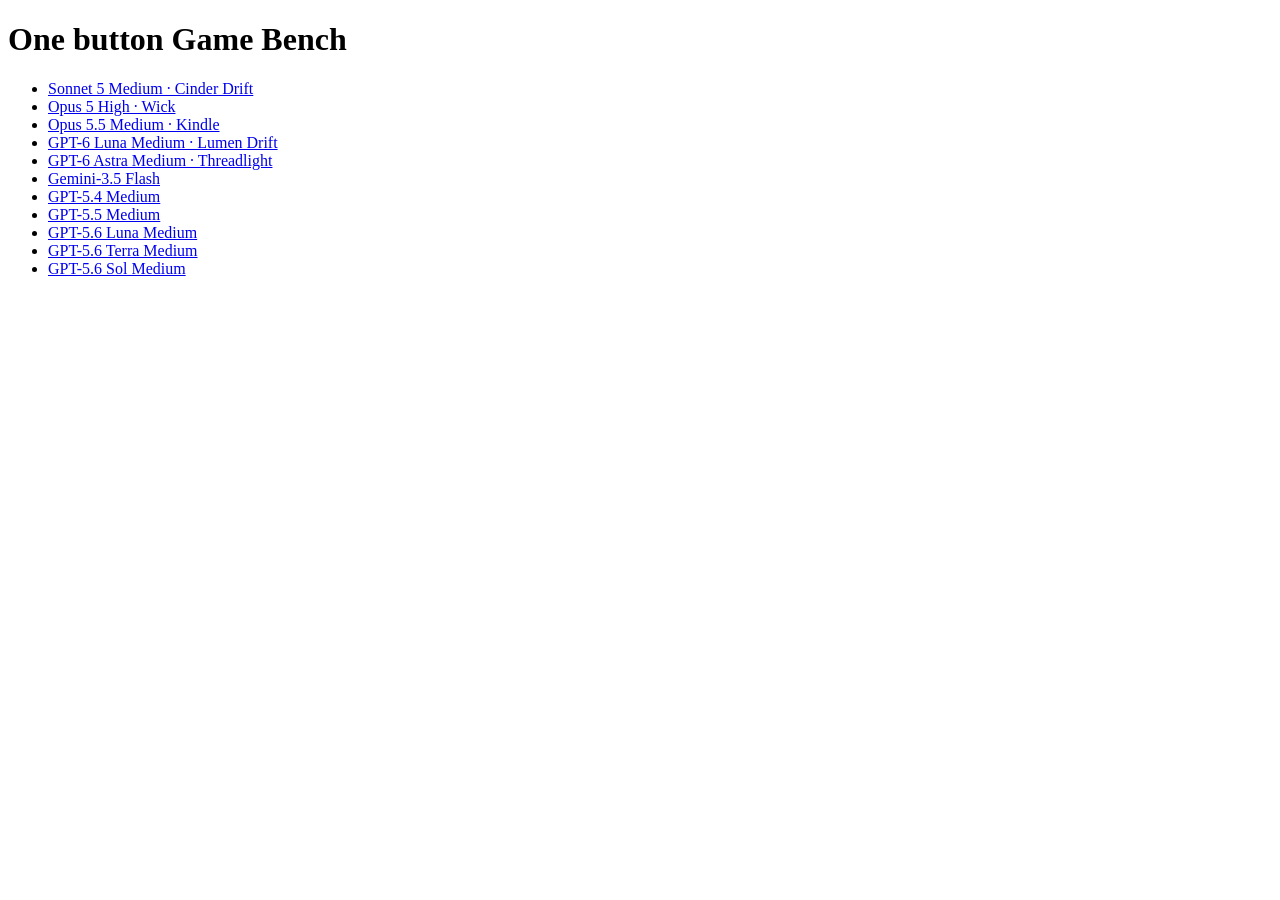
<file: index.html>
<!doctype html>
<html lang="en">
<head>
  <meta charset="UTF-8">
  <meta name="viewport" content="width=device-width, initial-scale=1.0">
  <title>One button Game Bench</title>
</head>
<body>
  <h1>One button Game Bench</h1>

  <ul>
    <li><a href="./sonnet-5-medium/index.html">Sonnet 5 Medium · Cinder Drift</a></li>
    <li><a href="./opus-5-high/index.html">Opus 5 High · Wick</a></li>
    <li><a href="./opus-5.5-medium/index.html">Opus 5.5 Medium · Kindle</a></li>
    <li><a href="./gpt-6-luna-medium/index.html">GPT-6 Luna Medium · Lumen Drift</a></li>
    <li><a href="./gpt-6-astra-medium/index.html">GPT-6 Astra Medium · Threadlight</a></li>
    <li><a href="./gemini-3.5-flash/">Gemini-3.5 Flash</a></li>
    <li><a href="./gpt-5.4-medium/">GPT-5.4 Medium</a></li>
    <li><a href="./gpt-5.5-medium/">GPT-5.5 Medium</a></li>
    <li><a href="./gpt-5.6-luna-medium/">GPT-5.6 Luna Medium</a></li>
    <li><a href="./gpt-5.6-terra-medium/">GPT-5.6 Terra Medium</a></li>
    <li><a href="./gpt-5.6-sol-medium/">GPT-5.6 Sol Medium</a></li>
  </ul>
</body>
</html>
</file>
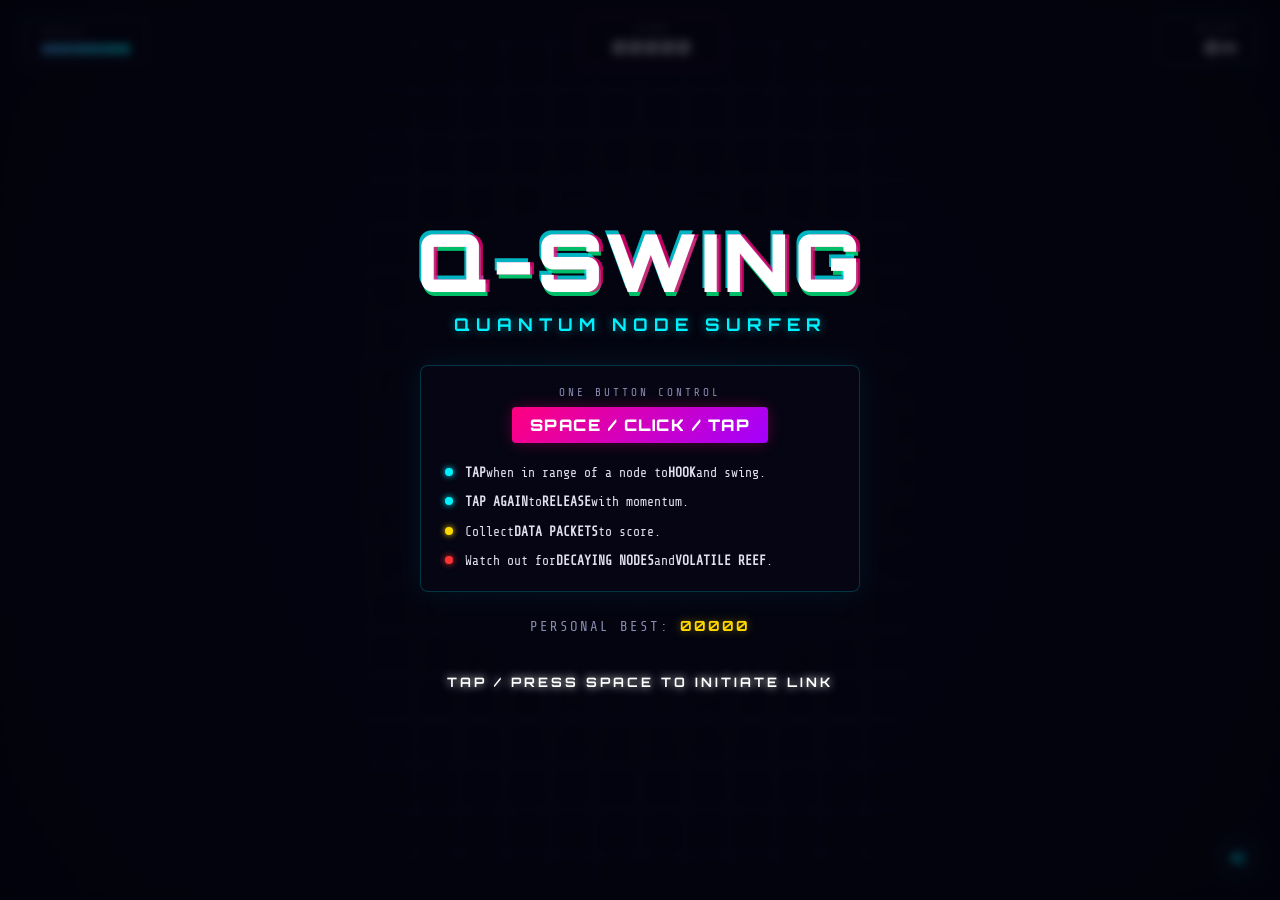
<file: gemini-3.5-flash/index.html>
<!DOCTYPE html>
<html lang="en">
<head>
  <meta charset="UTF-8">
  <meta name="viewport" content="width=device-width, initial-scale=1.0, maximum-scale=1.0, user-scalable=no">
  <title>Q-SWING // Quantum Node Surfer</title>
  <link rel="stylesheet" href="styles.css">
  <script src="game.js" defer></script>
  <link rel="preconnect" href="https://fonts.googleapis">
  <link rel="preconnect" href="https://fonts.gstatic.com" crossorigin>
  <link href="https://fonts.googleapis.com/css2?family=Orbitron:wght@400;700;900&family=Share+Tech+Mono&display=swap" rel="stylesheet">
</head>
<body>
  <div id="game-container">
    <canvas id="gameCanvas"></canvas>
    
    <!-- UI Overlay -->
    <div id="ui-overlay" class="ui-layer">
      <div class="top-bar">
        <div class="stat-box">
          <span class="label">SHIELD</span>
          <div class="shield-container">
            <div class="shield-bar" id="shield-bar"></div>
            <div class="shield-grid">
              <div class="shield-cell"></div>
              <div class="shield-cell"></div>
              <div class="shield-cell"></div>
            </div>
          </div>
        </div>
        <div class="stat-box center-stat">
          <span class="label">SCORE</span>
          <span class="value" id="score-val">00000</span>
        </div>
        <div class="stat-box right-stat">
          <span class="label">HEIGHT</span>
          <span class="value" id="height-val">0m</span>
        </div>
      </div>
      
      <!-- Audio Toggle Button -->
      <button id="audio-toggle" class="icon-btn" title="Toggle Sound">
        <svg id="sound-on-svg" viewBox="0 0 24 24" class="svg-icon">
          <path d="M3 9v6h4l5 5V4L7 9H3zm13.5 3c0-1.77-1.02-3.29-2.5-4.03v8.05c1.48-.73 2.5-2.25 2.5-4.02zM14 3.23v2.06c2.89.86 5 3.54 5 6.71s-2.11 5.85-5 6.71v2.06c4.01-.91 7-4.49 7-8.77s-2.99-7.86-7-8.77z"/>
        </svg>
        <svg id="sound-off-svg" viewBox="0 0 24 24" class="svg-icon hidden">
          <path d="M16.5 12c0-1.77-1.02-3.29-2.5-4.03v2.21l2.45 2.45c.03-.21.05-.42.05-.63zm2.5 0c0 .94-.2 1.82-.54 2.64l1.51 1.51C20.63 14.91 21 13.5 21 12c0-4.28-2.99-7.86-7-8.77v2.06c2.89.86 5 3.54 5 6.71zM4.27 3L3 4.27 7.73 9H3v6h4l5 5v-6.73l4.25 4.25c-.67.52-1.42.93-2.25 1.18v2.06c1.38-.31 2.63-.95 3.69-1.81L19.73 21 21 19.73l-9-9L4.27 3zM12 4L9.91 6.09 12 8.18V4z"/>
        </svg>
      </button>
    </div>

    <!-- Screen States (Menus) -->
    <div id="screen-start" class="screen-layer active">
      <div class="glitch-title" data-text="Q-SWING">Q-SWING</div>
      <div class="subtitle">QUANTUM NODE SURFER</div>
      
      <div class="instructions-card">
        <p class="control-tip">ONE BUTTON CONTROL</p>
        <div class="control-badge">SPACE / CLICK / TAP</div>
        <ul class="instructions-list">
          <li><span class="bullet cyan"></span> <strong>TAP</strong> when in range of a node to <strong>HOOK</strong> and swing.</li>
          <li><span class="bullet cyan"></span> <strong>TAP AGAIN</strong> to <strong>RELEASE</strong> with momentum.</li>
          <li><span class="bullet gold"></span> Collect <strong>DATA PACKETS</strong> to score.</li>
          <li><span class="bullet red"></span> Watch out for <strong>DECAYING NODES</strong> and <strong>VOLATILE REEF</strong>.</li>
        </ul>
      </div>

      <div class="high-score-display">
        PERSONAL BEST: <span id="high-score-val">00000</span>
      </div>

      <div class="start-prompt blink">
        TAP / PRESS SPACE TO INITIATE LINK
      </div>
    </div>

    <div id="screen-gameover" class="screen-layer">
      <div class="gameover-title">LINK SEVERED</div>
      <div class="gameover-stats">
        <div class="gameover-stat">
          <span class="label">FINAL SCORE</span>
          <span class="value cyan" id="go-score">0</span>
        </div>
        <div class="gameover-stat">
          <span class="label">MAX HEIGHT</span>
          <span class="value magenta" id="go-height">0m</span>
        </div>
        <div class="gameover-stat" id="new-high-score-badge">
          <span class="value gold blink">NEW RECORD!</span>
        </div>
      </div>
      
      <div class="restart-prompt blink">
        TAP / PRESS SPACE TO RE-BOOT
      </div>
    </div>
  </div>
</body>
</html>
</file>
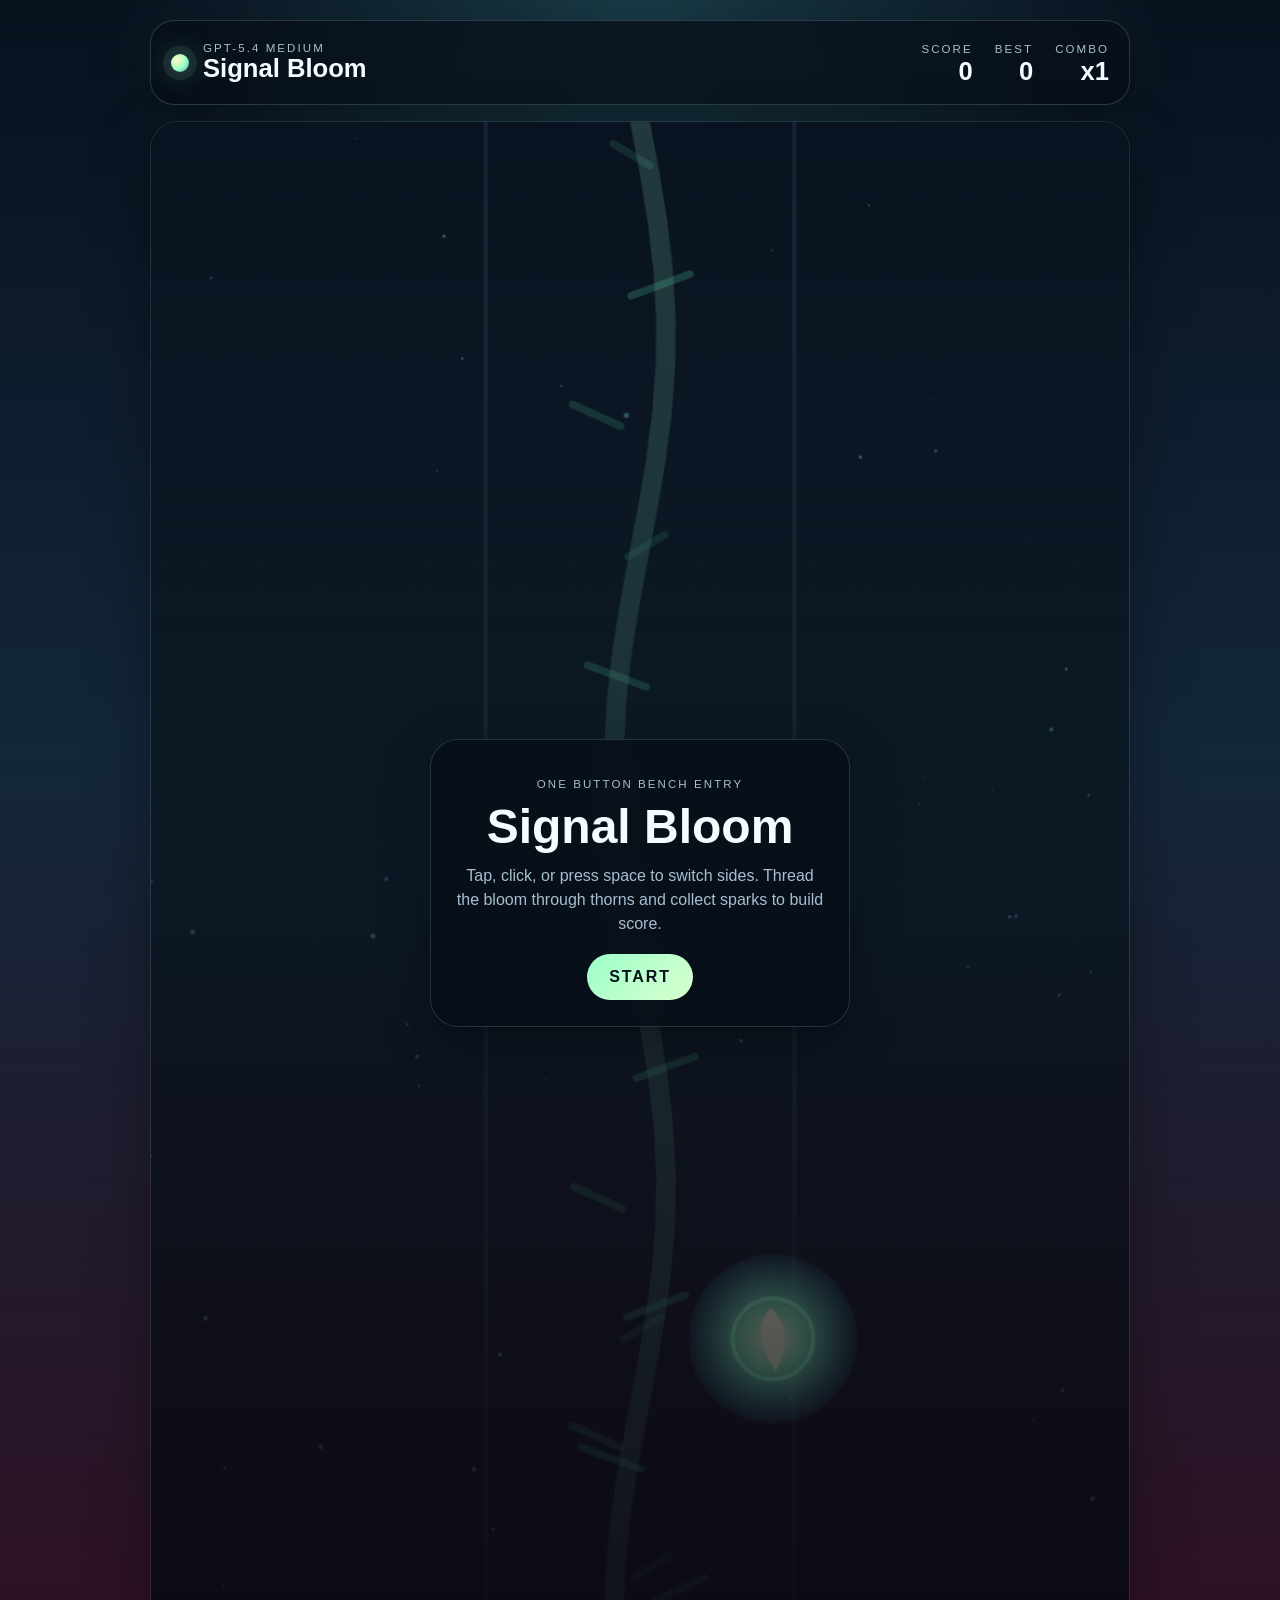
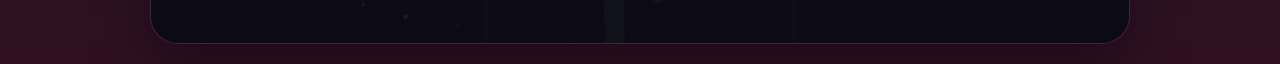
<file: gpt-5.4-medium/index.html>
<!doctype html>
<html lang="en">
<head>
  <meta charset="UTF-8">
  <meta name="viewport" content="width=device-width, initial-scale=1.0, viewport-fit=cover">
  <title>Signal Bloom</title>
  <link rel="stylesheet" href="./styles.css">
</head>
<body>
  <main class="shell">
    <section class="hud">
      <div class="brand">
        <span class="brand-mark"></span>
        <div>
          <p class="eyebrow">gpt-5.4 medium</p>
          <h1>Signal Bloom</h1>
        </div>
      </div>
      <div class="scoreboard" aria-label="score">
        <div>
          <span class="label">score</span>
          <strong id="score">0</strong>
        </div>
        <div>
          <span class="label">best</span>
          <strong id="best">0</strong>
        </div>
        <div>
          <span class="label">combo</span>
          <strong id="combo">x1</strong>
        </div>
      </div>
    </section>

    <section class="stage-wrap">
      <canvas id="game" width="900" height="1400" aria-label="Signal Bloom game"></canvas>
      <div class="overlay" id="overlay">
        <div class="panel">
          <p class="eyebrow" id="overlay-kicker">one button bench entry</p>
          <h2 id="overlay-title">Signal Bloom</h2>
          <p id="overlay-copy">Tap, click, or press space to switch sides and keep the bloom alive.</p>
          <button id="overlay-button" type="button">start</button>
        </div>
      </div>
    </section>
  </main>

  <script src="./game.js"></script>
</body>
</html>
</file>
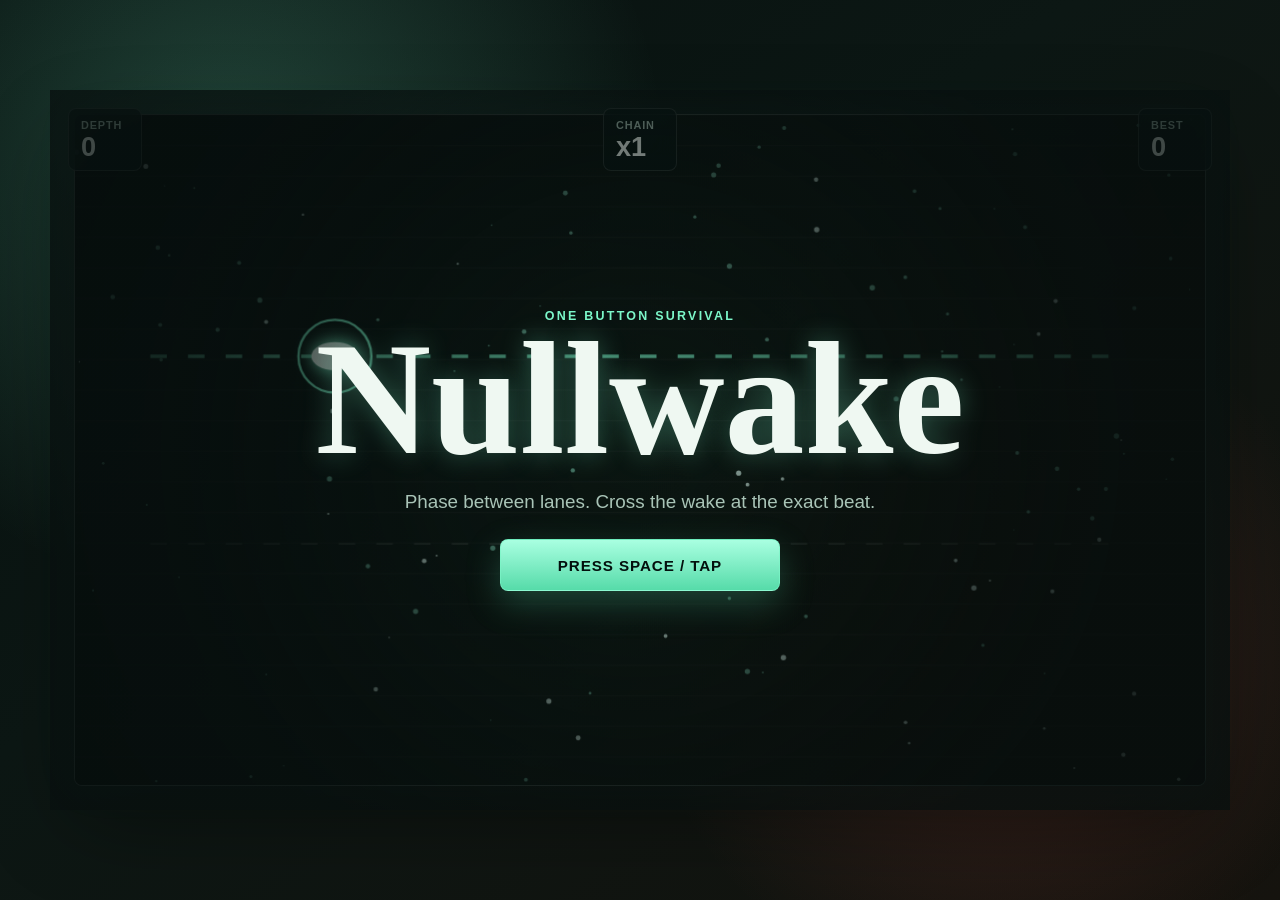
<file: gpt-5.5-medium/index.html>
<!doctype html>
<html lang="en">
<head>
  <meta charset="UTF-8">
  <meta name="viewport" content="width=device-width, initial-scale=1.0, viewport-fit=cover">
  <title>Nullwake | GPT-5.5 Medium</title>
  <link rel="stylesheet" href="./styles.css">
</head>
<body>
  <main class="shell" aria-label="Nullwake one-button game">
    <canvas id="game" width="960" height="540" aria-label="Game canvas"></canvas>
    <div class="hud" aria-hidden="true">
      <div>
        <span class="label">Depth</span>
        <strong id="score">0</strong>
      </div>
      <div>
        <span class="label">Chain</span>
        <strong id="chain">x1</strong>
      </div>
      <div>
        <span class="label">Best</span>
        <strong id="best">0</strong>
      </div>
    </div>
    <div class="overlay" id="overlay" aria-live="polite">
      <p class="kicker">One button survival</p>
      <h1>Nullwake</h1>
      <p id="message">Phase between lanes. Cross the wake at the exact beat.</p>
      <button id="startButton" type="button">Press Space / Tap</button>
    </div>
  </main>
  <script src="./game.js"></script>
</body>
</html>
</file>
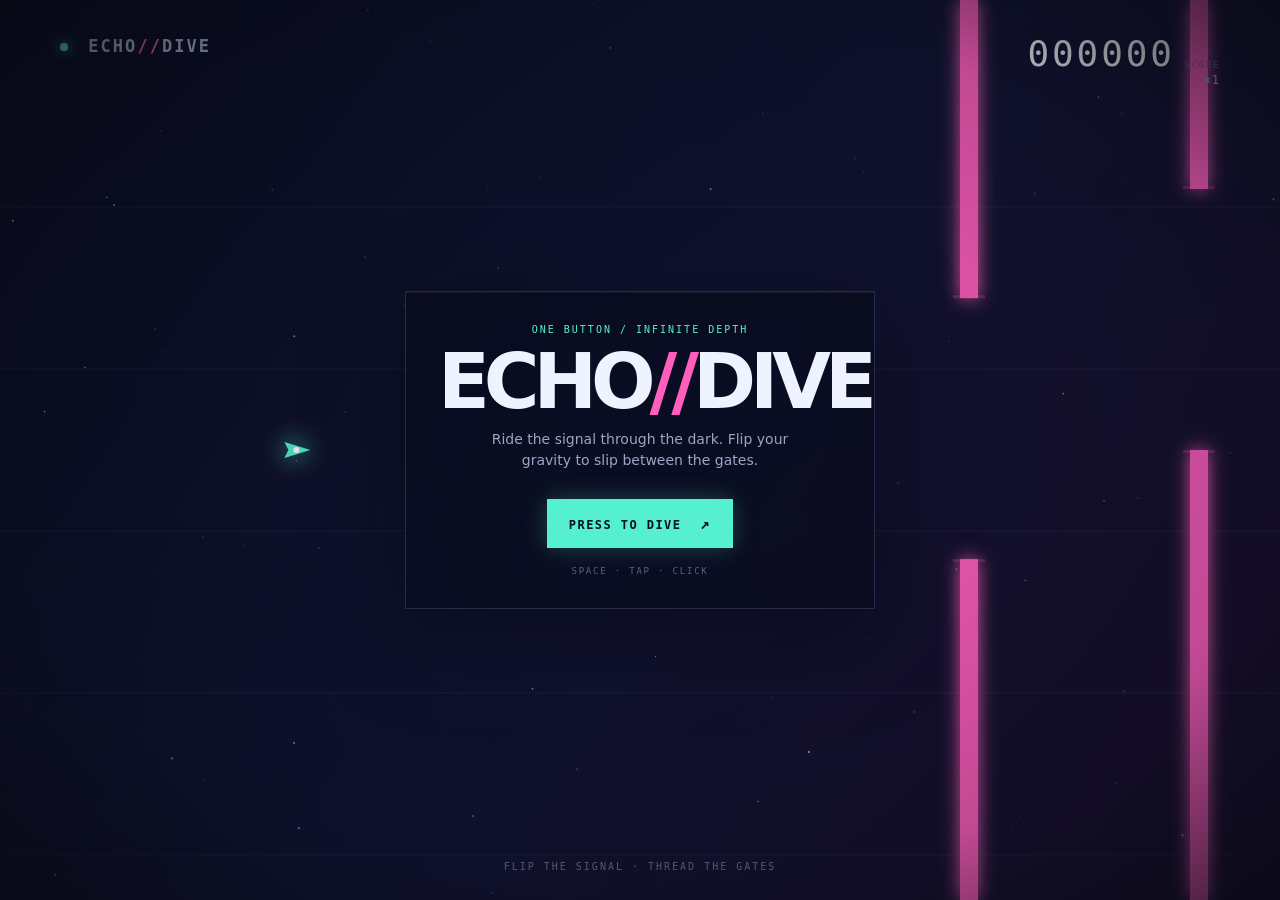
<file: gpt-5.6-luna-medium/index.html>
<!doctype html>
<html lang="en">
<head>
  <meta charset="utf-8">
  <meta name="viewport" content="width=device-width,initial-scale=1,maximum-scale=1,user-scalable=no,viewport-fit=cover">
  <meta name="theme-color" content="#070914">
  <title>ECHO//DIVE — One Button Game</title>
  <link rel="stylesheet" href="styles.css">
</head>
<body>
  <main class="shell">
    <canvas id="game" aria-label="ECHO DIVE game"></canvas>
    <div class="hud" aria-hidden="true">
      <div class="brand"><span class="signal"></span> ECHO<span class="slash">//</span>DIVE</div>
      <div class="stats"><span id="score">000000</span><span class="label">SCORE</span><span id="combo">×1</span></div>
    </div>
    <div class="caption" id="caption">FLIP THE SIGNAL · THREAD THE GATES</div>
    <div class="veil" id="veil">
      <div class="card">
        <div class="eyebrow">ONE BUTTON / INFINITE DEPTH</div>
        <h1>ECHO<span>//</span>DIVE</h1>
        <p>Ride the signal through the dark. Flip your gravity to slip between the gates.</p>
        <button id="start">PRESS TO DIVE <span>↗</span></button>
        <div class="tiny">SPACE · TAP · CLICK</div>
      </div>
    </div>
    <div class="toast" id="toast"></div>
  </main>
  <script src="game.js"></script>
</body>
</html>
</file>
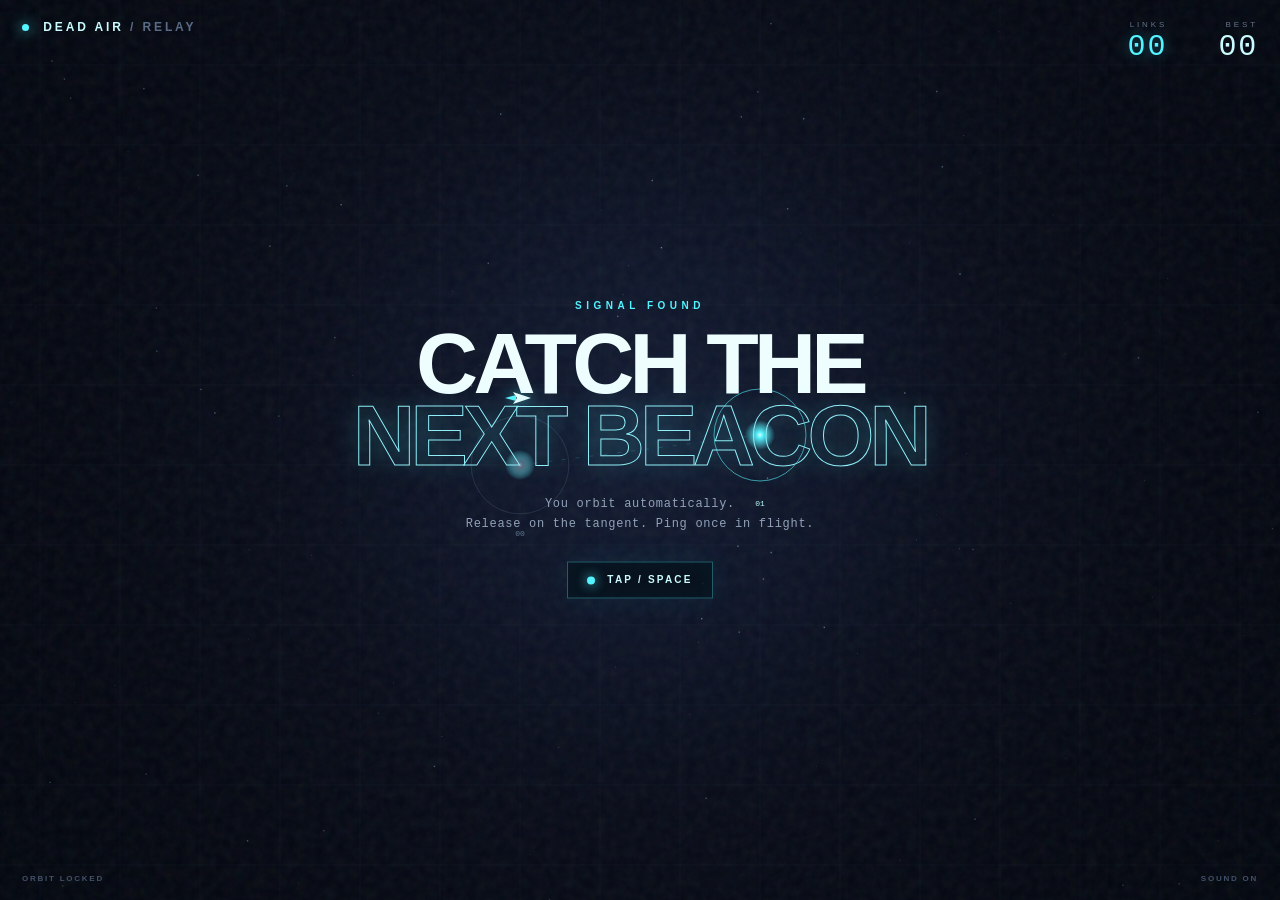
<file: gpt-5.6-sol-medium/index.html>
<!doctype html>
<html lang="en">
<head>
  <meta charset="utf-8">
  <meta name="viewport" content="width=device-width, initial-scale=1, viewport-fit=cover, user-scalable=no">
  <meta name="theme-color" content="#050711">
  <link rel="icon" href="data:image/svg+xml,%3Csvg xmlns='http://www.w3.org/2000/svg' viewBox='0 0 64 64'%3E%3Ccircle cx='32' cy='32' r='9' fill='%2353f4ff'/%3E%3Ccircle cx='32' cy='32' r='21' fill='none' stroke='%2353f4ff' stroke-width='3'/%3E%3C/svg%3E">
  <title>Dead Air Relay</title>
  <link rel="stylesheet" href="styles.css">
</head>
<body>
  <main id="game" aria-label="Dead Air Relay, a one-button orbital timing game">
    <canvas id="screen"></canvas>
    <div class="grain" aria-hidden="true"></div>
    <header class="hud">
      <div class="brand"><i></i> DEAD AIR <span>/ RELAY</span></div>
      <div class="score"><small>LINKS</small><b id="score">00</b></div>
      <div class="best"><small>BEST</small><b id="best">00</b></div>
    </header>
    <section id="message" class="message">
      <p class="eyebrow" id="eyebrow">SIGNAL FOUND</p>
      <h1 id="title">CATCH THE<br><em>NEXT BEACON</em></h1>
      <p id="instructions">You orbit automatically.<br>Release on the tangent. Ping once in flight.</p>
      <div id="prompt" class="prompt"><span></span> TAP / SPACE</div>
    </section>
    <div id="actionHint" class="action-hint">RELEASE</div>
    <div id="quality" class="quality">CLEAN LINK <b>+100</b></div>
    <footer>
      <span id="status">ORBIT LOCKED</span>
      <span class="sound">SOUND ON</span>
    </footer>
  </main>
  <script src="game.js"></script>
</body>
</html>
</file>
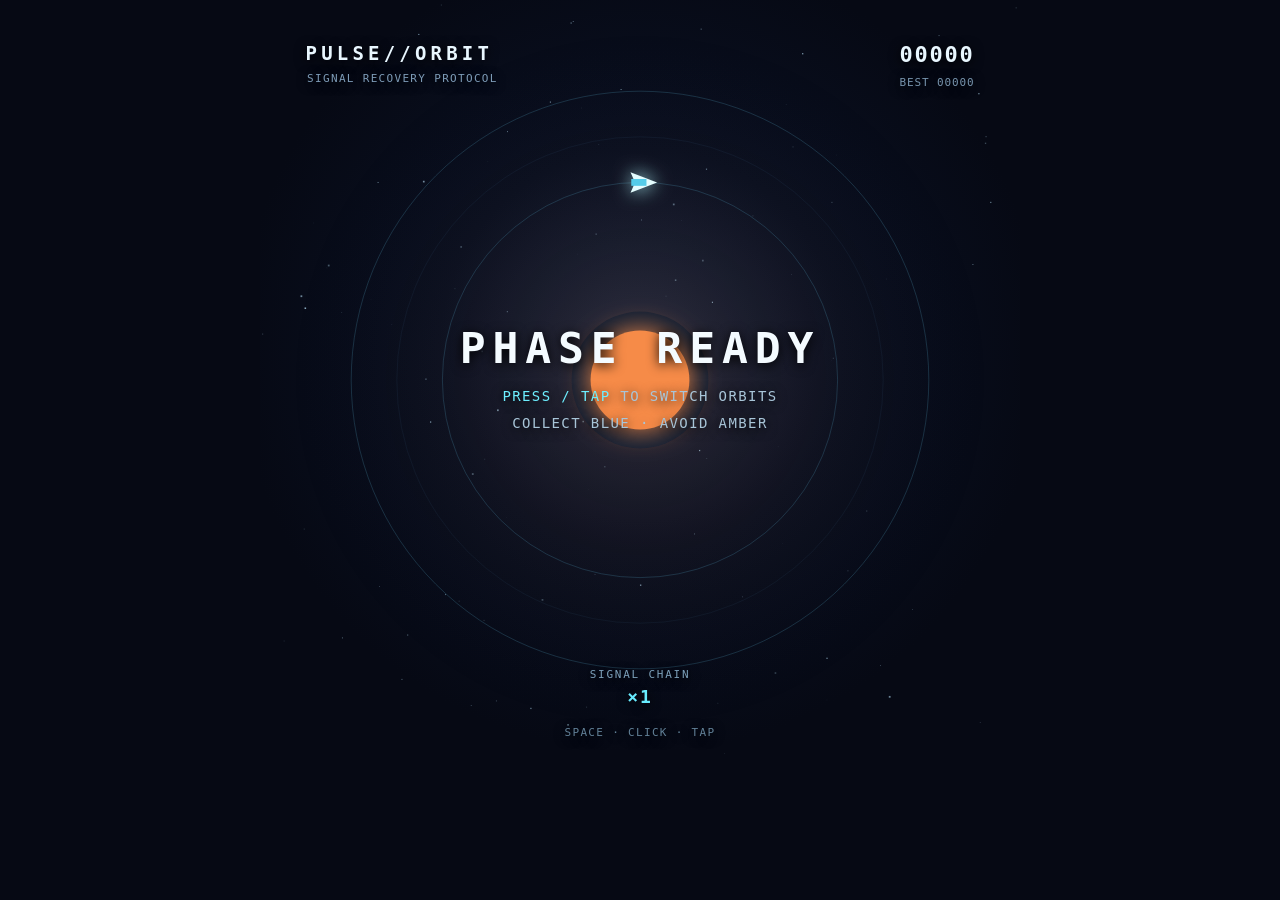
<file: gpt-5.6-terra-medium/index.html>
<!doctype html>
<html lang="en">
<head>
  <meta charset="utf-8">
  <meta name="viewport" content="width=device-width, initial-scale=1, maximum-scale=1, user-scalable=no">
  <title>PULSE//ORBIT</title>
  <style>
    :root { color-scheme: dark; background:#060914; }
    * { box-sizing:border-box; }
    html,body { margin:0; min-height:100%; overflow:hidden; background:#060914; font-family:ui-monospace, SFMono-Regular, Menlo, Monaco, Consolas, monospace; }
    body { display:grid; place-items:center; touch-action:manipulation; }
    #shell { position:relative; width:min(100vw, 760px); aspect-ratio:1 / 1; max-height:100vh; overflow:hidden; background:radial-gradient(circle at 50% 46%, #17243d 0, #0a1021 36%, #060914 72%); }
    canvas { display:block; width:100%; height:100%; cursor:pointer; }
    #ui { pointer-events:none; position:absolute; inset:0; color:#e9f7ff; text-shadow:0 2px 12px #000; }
    #brand { position:absolute; top:5.5%; left:6%; font-size:clamp(14px,2.5vw,19px); font-weight:800; letter-spacing:.22em; }
    #sub { position:absolute; top:9.5%; left:6.2%; color:#7d9bb7; font-size:clamp(8px,1.5vw,11px); letter-spacing:.12em; }
    #score { position:absolute; top:5.5%; right:6%; text-align:right; font-weight:800; font-size:clamp(15px,2.8vw,22px); letter-spacing:.08em; }
    #best { position:absolute; top:10%; right:6%; color:#7794ad; font-size:clamp(8px,1.5vw,11px); letter-spacing:.08em; }
    #chain { position:absolute; bottom:7%; left:50%; transform:translateX(-50%); text-align:center; width:60%; color:#7ca0ba; font-size:clamp(8px,1.4vw,11px); letter-spacing:.16em; }
    #chain strong { display:block; margin-top:5px; color:#68ecff; font-size:clamp(13px,2.4vw,18px); letter-spacing:.1em; }
    #message { position:absolute; inset:0; display:grid; place-content:center; text-align:center; opacity:0; transition:opacity .25s; }
    #message.show { opacity:1; }
    #message h1 { margin:0 0 10px; color:#f4fbff; font-size:clamp(25px,5vw,43px); letter-spacing:.16em; }
    #message p { margin:0; color:#a8c5d8; font-size:clamp(10px,1.8vw,14px); letter-spacing:.1em; line-height:1.9; }
    .key { color:#6defff; }
    #hint { position:absolute; bottom:2.7%; width:100%; text-align:center; color:#628198; font-size:clamp(8px,1.5vw,11px); letter-spacing:.12em; transition:opacity .4s; }
  </style>
</head>
<body>
  <main id="shell" aria-label="Pulse Orbit one button game">
    <canvas id="game"></canvas>
    <div id="ui"><div id="brand">PULSE//ORBIT</div><div id="sub">SIGNAL RECOVERY PROTOCOL</div><div id="score">00000</div><div id="best">BEST 00000</div><div id="chain">SIGNAL CHAIN<strong>×1</strong></div><div id="message" class="show"><h1>PHASE READY</h1><p><span class="key">PRESS / TAP</span> TO SWITCH ORBITS<br>COLLECT BLUE · AVOID AMBER</p></div><div id="hint">SPACE · CLICK · TAP</div></div>
  </main>
<script>
(() => {
  const canvas = document.querySelector('#game'), ctx = canvas.getContext('2d');
  const el = { score:document.querySelector('#score'), best:document.querySelector('#best'), chain:document.querySelector('#chain strong'), msg:document.querySelector('#message'), hint:document.querySelector('#hint') };
  let W=0,H=0,D=1,cx=0,cy=0,base=0, now=0,last=0, running=false, dead=false;
  let angle=-Math.PI/2, lane=0, laneVisual=0, score=0, best=+localStorage.pulseOrbitBest||0, chain=0, focus=0, spawnClock=0, speed=0.82, shake=0;
  let things=[], particles=[], stars=[], audio=null;
  const radii=()=>[base*.52,base*.76];
  function resize(){ const r=canvas.getBoundingClientRect(); D=Math.min(devicePixelRatio||1,2); W=r.width;H=r.height;canvas.width=W*D;canvas.height=H*D;ctx.setTransform(D,0,0,D,0,0);cx=W/2;cy=H/2;base=Math.min(W,H)/2; stars=Array.from({length:100},()=>({x:Math.random()*W,y:Math.random()*H,a:Math.random()*.6+.12,s:Math.random()*1.5+.3})); }
  addEventListener('resize',resize); resize();
  function tone(freq,dur,type='sine',vol=.035){ try { if(!audio) audio=new (window.AudioContext||window.webkitAudioContext)(); const o=audio.createOscillator(),g=audio.createGain();o.type=type;o.frequency.setValueAtTime(freq,audio.currentTime);g.gain.setValueAtTime(vol,audio.currentTime);g.gain.exponentialRampToValueAtTime(.0001,audio.currentTime+dur);o.connect(g);g.connect(audio.destination);o.start();o.stop(audio.currentTime+dur); }catch(e){} }
  function polar(a,r){return [cx+Math.cos(a)*r,cy+Math.sin(a)*r]}
  function distAngle(a,b){ return Math.atan2(Math.sin(a-b),Math.cos(a-b)); }
  function burst(x,y,color,count=12){for(let i=0;i<count;i++){let a=Math.random()*6.283,s=(Math.random()*.8+.2)*base*.20;particles.push({x,y,vx:Math.cos(a)*s,vy:Math.sin(a)*s,life:Math.random()*.45+.35,max:1,color});}}
  function spawn(){
    const activeLane=Math.random()<.5?0:1; const isEcho=Math.random()<.68; const a=angle+Math.PI*.9+Math.random()*.55;
    things.push({a,lane:activeLane,type:isEcho?'echo':'hazard',pulse:Math.random()*6.28,hit:false});
    if(score>90 && Math.random()<.28) things.push({a:a+.32+Math.random()*.22,lane:1-activeLane,type:isEcho?'hazard':'echo',pulse:Math.random()*6.28,hit:false});
  }
  function reset(){ angle=-Math.PI/2;lane=0;laneVisual=0;score=0;chain=0;focus=0;spawnClock=0;speed=.82;things=[];particles=[];shake=0;dead=false;running=true;el.msg.classList.remove('show');el.hint.style.opacity=0;updateUI(); tone(240,.08,'triangle',.035); }
  function updateUI(){ el.score.textContent=String(score).padStart(5,'0'); el.best.textContent='BEST '+String(best).padStart(5,'0'); el.chain.textContent='×'+(1+Math.floor(chain/4))+(focus>0?'  FOCUS':''); }
  function press(e){ if(e?.type==='keydown' && e.code!=='Space') return; if(e?.type==='keydown')e.preventDefault(); if(!running||dead){reset();return;} lane=1-lane; tone(lane?440:330,.07,'triangle',.04); const [x,y]=polar(angle,radii()[laneVisual]); burst(x,y,'#69edff',6); }
  addEventListener('keydown',press); canvas.addEventListener('pointerdown',e=>{e.preventDefault();press(e)});
  function drawRing(r,alpha,width=1){ctx.beginPath();ctx.arc(cx,cy,r,0,6.283);ctx.strokeStyle=`rgba(97,190,224,${alpha})`;ctx.lineWidth=width;ctx.stroke();}
  function draw(){
    ctx.clearRect(0,0,W,H); const ox=(Math.random()-.5)*shake,oy=(Math.random()-.5)*shake;ctx.save();ctx.translate(ox,oy);
    for(const s of stars){ctx.fillStyle=`rgba(190,232,255,${s.a})`;ctx.fillRect(s.x,s.y,s.s,s.s)}
    let glow=ctx.createRadialGradient(cx,cy,0,cx,cy,base*.92);glow.addColorStop(0,focus?'rgba(45,217,255,.16)':'rgba(255,135,67,.12)');glow.addColorStop(1,'rgba(0,0,0,0)');ctx.fillStyle=glow;ctx.fillRect(0,0,W,H);
    const rs=radii(); drawRing(rs[0],.2,1);drawRing(rs[1],.2,1); drawRing((rs[0]+rs[1])/2,.06,1);
    ctx.beginPath();ctx.arc(cx,cy,base*.18,0,6.283);ctx.fillStyle='#101d32';ctx.fill();ctx.beginPath();ctx.arc(cx,cy,base*.13,0,6.283);ctx.fillStyle=focus?'#36dced':'#f68b48';ctx.shadowColor=ctx.fillStyle;ctx.shadowBlur=28;ctx.fill();ctx.shadowBlur=0;
    for(const t of things){const r=rs[t.lane], [x,y]=polar(t.a,r), size=base*.032;ctx.save();ctx.translate(x,y);ctx.rotate(t.a+Math.PI/2);let pulse=.65+Math.sin(t.pulse)*.2;
      if(t.type==='echo'){ctx.shadowColor='#52eaff';ctx.shadowBlur=18;ctx.fillStyle=`rgba(93,242,255,${pulse})`;ctx.beginPath();ctx.moveTo(0,-size*1.5);ctx.lineTo(size,0);ctx.lineTo(0,size*1.5);ctx.lineTo(-size,0);ctx.closePath();ctx.fill();ctx.fillStyle='#e9ffff';ctx.fillRect(-size*.22,-size*.22,size*.44,size*.44);}
      else {ctx.shadowColor='#ff9b50';ctx.shadowBlur=12;ctx.fillStyle=`rgba(255,133,62,${pulse})`;ctx.beginPath();ctx.moveTo(0,-size*1.4);ctx.lineTo(size*1.15,size);ctx.lineTo(-size*1.15,size);ctx.closePath();ctx.fill();ctx.fillStyle='#391a18';ctx.fillRect(-size*.22,size*.22,size*.44,size*.35);}ctx.restore();}
    const shipR=rs[0]+(rs[1]-rs[0])*laneVisual, [px,py]=polar(angle,shipR);ctx.save();ctx.translate(px,py);ctx.rotate(angle+Math.PI/2);ctx.shadowColor='#b5fbff';ctx.shadowBlur=18;ctx.fillStyle='#e5fdff';ctx.beginPath();ctx.moveTo(base*.045,0);ctx.lineTo(-base*.025,-base*.027);ctx.lineTo(-base*.013,0);ctx.lineTo(-base*.025,base*.027);ctx.closePath();ctx.fill();ctx.shadowBlur=0;ctx.fillStyle=lane?'#6df0ff':'#55cce9';ctx.fillRect(-base*.023,-base*.009,base*.04,base*.018);ctx.restore();
    for(const p of particles){ctx.globalAlpha=Math.max(0,p.life*1.7);ctx.fillStyle=p.color;ctx.fillRect(p.x,p.y,2.5,2.5)}ctx.globalAlpha=1;ctx.restore();
  }
  function crash(){dead=true;running=false;shake=15;tone(75,.45,'sawtooth',.09); const [x,y]=polar(angle,radii()[laneVisual]);burst(x,y,'#ff8950',35);best=Math.max(best,score);localStorage.pulseOrbitBest=best;updateUI();setTimeout(()=>{el.msg.innerHTML='<h1>SIGNAL LOST</h1><p>SCORE <span class="key">'+String(score).padStart(5,'0')+'</span><br><span class="key">PRESS / TAP</span> TO RE-LAUNCH</p>';el.msg.classList.add('show');el.hint.style.opacity=1;},350); }
  function frame(t){requestAnimationFrame(frame);let dt=Math.min(.035,(t-last)/1000||0);last=t;now+=dt; if(running){let timeScale=focus>0?.62:1;focus=Math.max(0,focus-dt);speed=Math.min(1.65,.82+score*.0032);angle+=speed*dt*timeScale;laneVisual+=(lane-laneVisual)*Math.min(1,dt*13);spawnClock-=dt*timeScale;if(spawnClock<=0){spawn();spawnClock=Math.max(.42,1.1-score*.004)+Math.random()*.25;}
      for(const th of things){th.pulse+=dt*5;let delta=Math.abs(distAngle(th.a,angle));if(!th.hit&&delta<.09&&Math.abs(th.lane-laneVisual)<.3){th.hit=true;const [x,y]=polar(th.a,radii()[th.lane]);if(th.type==='hazard'){crash();break;}chain++;let bonus=1+Math.floor(chain/4);score+=10*bonus;if(chain>0&&chain%12===0){focus=3.5;tone(760,.18,'sine',.06);}else tone(560+Math.min(chain,12)*22,.09,'sine',.045);burst(x,y,'#62efff',14);updateUI();}}
      things=things.filter(th=>distAngle(th.a,angle)>-.45&&!th.hit); for(const p of particles){p.x+=p.vx*dt;p.y+=p.vy*dt;p.vx*=.95;p.vy*=.95;p.life-=dt;}particles=particles.filter(p=>p.life>0);shake*=.86;
    } else {for(const p of particles){p.x+=p.vx*dt;p.y+=p.vy*dt;p.life-=dt;}particles=particles.filter(p=>p.life>0);shake*=.9;} draw(); }
  updateUI(); requestAnimationFrame(frame);
})();
</script>
</body>
</html>
</file>
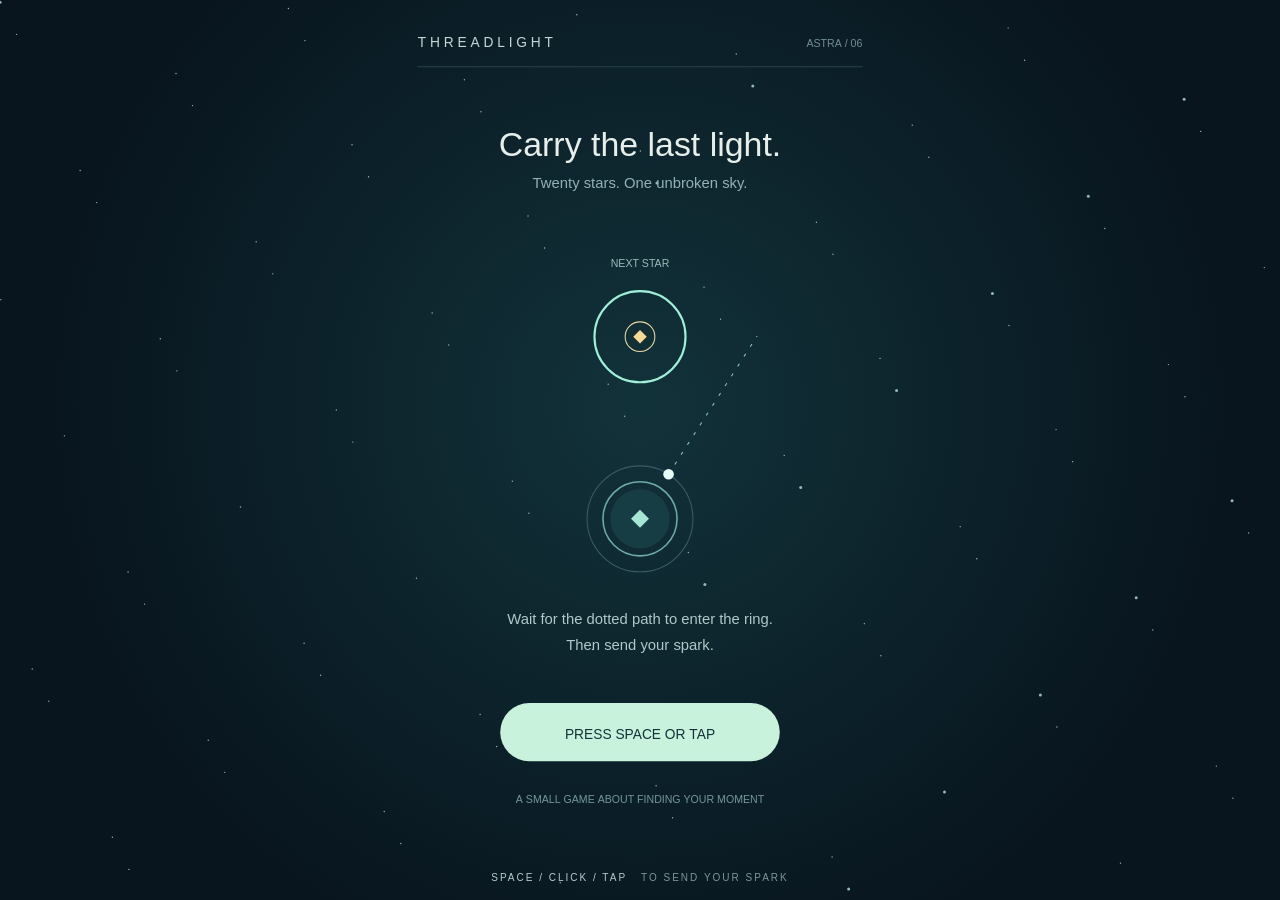
<file: gpt-6-astra-medium/index.html>
<!doctype html>
<html lang="en">
<head>
<meta charset="utf-8"><meta name="viewport" content="width=device-width,initial-scale=1,viewport-fit=cover">
<meta name="theme-color" content="#08151e"><title>Threadlight · One button, twenty stars</title>
<style>
*{box-sizing:border-box}html,body{margin:0;height:100%;overflow:hidden;background:#08151e;color:#e6efe9;font-family:Arial,Helvetica,sans-serif}body{touch-action:none;user-select:none;-webkit-user-select:none}canvas{display:block;width:100%;height:100%;outline:none}#caption{position:fixed;bottom:max(17px,env(safe-area-inset-bottom));left:0;width:100%;text-align:center;pointer-events:none;font-size:10px;letter-spacing:2px;color:#7c969e}#caption b{font-weight:400;color:#b8cece}@media(max-width:500px){#caption{font-size:8px;letter-spacing:1.5px}}
</style>
</head>
<body><canvas id="game" tabindex="0" aria-label="Threadlight. Press Space, click, or tap when the dotted path points into the next star's ring. Connect twenty stars. Three sparks." role="application"></canvas><div id="caption"><b>SPACE / CLICK / TAP</b> &nbsp; TO SEND YOUR SPARK</div>
<script>
'use strict';
const canvas=document.querySelector('canvas'),ctx=canvas.getContext('2d');
let W,H,scale,dpr,clock=0,last=0,audio,mode='ready',run;
let best=0;try{best=Number(localStorage.getItem('threadlight-best'))||0}catch{}
const TAU=Math.PI*2;
const stars=Array.from({length:95},(_,i)=>({x:((i*137.508)%1000)/1000,y:((i*79.13)%1000)/1000,r:i%7===0?1.5:.7}));
function resize(){W=innerWidth;H=innerHeight;dpr=Math.min(devicePixelRatio||1,2);canvas.width=W*dpr;canvas.height=H*dpr;scale=Math.min(W/480,H/850);ctx.setTransform(dpr,0,0,dpr,0,0)}
addEventListener('resize',resize);resize();
function sound(kind){try{audio??=new(window.AudioContext||window.webkitAudioContext)();audio.resume();const now=audio.currentTime;const notes=kind==='perfect'?[440,660,880]:kind==='hit'?[330,495]:kind==='fail'?[150,95]:kind==='launch'?[270,540]:[220,330,440];notes.forEach((n,i)=>{const o=audio.createOscillator(),g=audio.createGain();o.type=kind==='fail'?'triangle':'sine';o.frequency.setValueAtTime(n,now+i*.065);g.gain.setValueAtTime(0,now+i*.065);g.gain.linearRampToValueAtTime(.09,now+i*.065+.01);g.gain.exponentialRampToValueAtTime(.001,now+i*.065+.24);o.connect(g);g.connect(audio.destination);o.start(now+i*.065);o.stop(now+i*.065+.25)})}catch{}}
function targetFor(n){return {x:240+Math.sin(n*2.13)*105,y:-n*280,r:Math.max(29,43-n*.55),phase:n*1.8}}
function newRun(){run={n:0,score:0,lives:3,combo:0,angle:-2.9,age:0,source:{x:240,y:0,r:35},target:targetFor(1),cam:0,flight:null,trail:[],particles:[],toast:'',toastTime:0,flash:0,lock:.15,history:[]};mode='playing';sound('start')}
function targetPos(){let t=run.target;return {x:t.x+Math.sin(clock*.65+t.phase)*Math.min(17,run.n*1.1),y:t.y}}
function geometry(){const r=run,p={x:r.source.x+Math.cos(r.angle)*50,y:r.source.y+Math.sin(r.angle)*50},dir={x:Math.cos(r.angle),y:Math.sin(r.angle)},t=targetPos(),dx=t.x-p.x,dy=t.y-p.y,along=dx*dir.x+dy*dir.y,off=Math.abs(dx*dir.y-dy*dir.x);return {p,dir,t,along,off,good:along>0&&off<r.target.r,perfect:along>0&&off<r.target.r*.34}}
function input(e){if(e.type==='keydown'&&(e.code!=='Space'||e.repeat))return;e.preventDefault();if(mode==='ready'){newRun();return}if(mode==='over'||mode==='won'){if(run.lock<=0)newRun();return}if(run.lock>0||run.flight)return;let g=geometry();sound('launch');run.flight={x:g.p.x,y:g.p.y,sx:g.p.x,sy:g.p.y,dx:g.dir.x,dy:g.dir.y,time:0,good:g.good,perfect:g.perfect,target:g.t,distance:g.good?g.along:330};run.trail=[];}
addEventListener('keydown',input);canvas.addEventListener('pointerdown',input);
addEventListener('blur',()=>{last=0});document.addEventListener('visibilitychange',()=>{last=0});
function burst(x,y,color,count=24){for(let i=0;i<count;i++){const a=i*2.399;run.particles.push({x,y,vx:Math.cos(a)*(35+i*3),vy:Math.sin(a)*(35+i*3),life:1,color})}}
function toast(s){run.toast=s;run.toastTime=1.7}
function finish(won){mode=won?'won':'over';run.lock=.8;best=Math.max(best,run.score);try{localStorage.setItem('threadlight-best',best)}catch{}sound(won?'perfect':'fail')}
function fail(){run.flight=null;run.lives--;run.combo=0;run.age=0;run.angle=-2.9;run.lock=.55;run.flash=.4;burst(run.source.x,run.source.y,'#fa9279');sound('fail');toast(run.lives?'A spark lost. Find the line.':'');if(!run.lives)finish(false)}
function update(dt){clock+=dt;if(!run)return;const r=run;r.lock-=dt;r.toastTime-=dt;r.flash=Math.max(0,r.flash-dt);r.particles.forEach(p=>{p.x+=p.vx*dt;p.y+=p.vy*dt;p.life-=dt});r.particles=r.particles.filter(p=>p.life>0);r.cam+=(r.source.y-r.cam)*Math.min(1,dt*5);if(mode!=='playing')return;
if(r.flight){let f=r.flight;f.time+=dt;let travel=f.time*610;f.x=f.sx+f.dx*travel;f.y=f.sy+f.dy*travel;r.trail.push({x:f.x,y:f.y});if(r.trail.length>22)r.trail.shift();if(travel>=f.distance){if(f.good){r.n++;r.combo=f.perfect?r.combo+1:0;let gain=100+(f.perfect?50+Math.min(r.combo,5)*20:0);r.score+=gain;burst(f.target.x,f.target.y,f.perfect?'#f7d991':'#9cf1d8');toast(f.perfect?`PERFECT +${gain}`:`CONNECTED +${gain}`);sound(f.perfect?'perfect':'hit');r.history.push({...r.source});r.source={...f.target,r:r.target.r};r.target=targetFor(r.n+1);r.age=0;r.angle=-2.9;r.flight=null;r.lock=.2;if(r.n===20)finish(true)}else fail()}}else if(r.lock<=0){r.angle+=dt*(.83+Math.min(r.n,18)*.027);r.age+=dt;if(r.age>15)fail()}}
function circle(x,y,r,color,width=1){ctx.beginPath();ctx.arc(x,y,r,0,TAU);if(width){ctx.strokeStyle=color;ctx.lineWidth=width;ctx.stroke()}else{ctx.fillStyle=color;ctx.fill()}}
function text(s,x,y,size,color='#e6efe9',align='center',font='Arial'){ctx.fillStyle=color;ctx.font=`${size}px ${font}`;ctx.textAlign=align;ctx.fillText(s,x,y)}
function line(x1,y1,x2,y2,color,width=1){ctx.beginPath();ctx.moveTo(x1,y1);ctx.lineTo(x2,y2);ctx.strokeStyle=color;ctx.lineWidth=width;ctx.stroke()}
function diamond(x,y,size,color){ctx.save();ctx.translate(x,y);ctx.rotate(Math.PI/4);ctx.fillStyle=color;ctx.fillRect(-size/2,-size/2,size,size);ctx.restore()}
function render(){ctx.setTransform(dpr,0,0,dpr,0,0);ctx.fillStyle='#08151e';ctx.fillRect(0,0,W,H);const glow=ctx.createRadialGradient(W*.5,H*.45,0,W*.5,H*.45,H*.65);glow.addColorStop(0,'#12323a');glow.addColorStop(1,'#08151e');ctx.fillStyle=glow;ctx.fillRect(0,0,W,H);stars.forEach(s=>{let y=(s.y*H+(run?run.cam*.08:clock*2))%H;if(y<0)y+=H;circle(s.x*W,y,s.r,'#91b9b8',0)});
ctx.save();ctx.translate(W/2-240*scale,H/2-425*scale);ctx.scale(scale,scale);
text('T H R E A D L I G H T',30,44,13,'#c0d9d5','left');text('ASTRA / 06',450,44,10,'#718f97','right');line(30,63,450,63,'#29434b');
if(mode==='ready'){renderReady()}else{renderGame();if(mode==='over'||mode==='won')renderEnd()}
ctx.restore();}
function renderReady(){text('Carry the last light.',240,147,32);text('Twenty stars. One unbroken sky.',240,178,14,'#93b1b5');let a=-1.57+Math.sin(clock*1.2)*.58;circle(240,490,50,'#385c65');circle(240,490,35,'#6caba8',1.5);circle(240,490,28,'#163d43',0);diamond(240,490,12,'#a5e6d4');circle(240,318,43,'#9cf1d8',2);circle(240,318,14,'#ebd99d',1);diamond(240,318,9,'#f7d991');let x=240+Math.cos(a)*50,y=490+Math.sin(a)*50;ctx.setLineDash([3,8]);line(x,y,x+Math.cos(a)*155,y+Math.sin(a)*155,'#87c8bf');ctx.setLineDash([]);circle(x,y,5,'#e8fff5',0);text('NEXT STAR',240,252,10,'#9bbbbb');text('Wait for the dotted path to enter the ring.',240,589,14,'#aec9c9');text('Then send your spark.',240,614,14,'#aec9c9');ctx.fillStyle='#c8f2dc';ctx.beginPath();ctx.roundRect(108,664,264,55,28);ctx.fill();text('PRESS SPACE OR TAP',240,698,13,'#12323a');text(best?`BEST ${best.toLocaleString()}`:'A SMALL GAME ABOUT FINDING YOUR MOMENT',240,758,10,'#73979d')}
function renderGame(){const r=run,g=geometry(),oy=574-r.cam;const screenY=y=>y+oy;
text(String(r.score).padStart(5,'0'),30,107,29,'#ecf4e9','left','monospace');text('SIGNAL',30,128,9,'#71929a','left');text(`${String(r.n).padStart(2,'0')} / 20`,450,105,23,'#c3dcd6','right','monospace');text(['THE QUIET REACH','THE DRIFT','THE DEEP FIELD','THE HOME STRETCH'][Math.min(3,Math.floor(r.n/5))],450,128,9,'#71929a','right');
for(let i=0;i<20;i++)line(30+i*21.2,151,44+i*21.2,151,i<r.n?'#a6e6cd':'#29434b',3);
ctx.save();ctx.beginPath();ctx.rect(0,174,480,512);ctx.clip();
r.history.slice(-3).forEach((p,i,arr)=>{let next=arr[i+1]||r.source;line(p.x,screenY(p.y),next.x,screenY(next.y),'#366767',1);circle(p.x,screenY(p.y),6,'#527f7d',0)});
const tx=r.flight?.good?r.flight.target.x:g.t.x,ty=r.flight?.good?r.flight.target.y:g.t.y;
if(r.n<20){let rad=r.target.r;circle(tx,screenY(ty),rad+9+Math.sin(clock*2)*3,'#284c54');circle(tx,screenY(ty),rad,g.good&&!r.flight?'#b9f8da':'#7aa7aa',g.good?2.5:1.5);circle(tx,screenY(ty),rad*.34,'#aa986e',1);diamond(tx,screenY(ty),9,'#f5d69d');text(String(r.n+1).padStart(2,'0'),tx,screenY(ty)-rad-21,11,'#82a5ac','center','monospace');}
circle(r.source.x,screenY(r.source.y),50,'#31515c');circle(r.source.x,screenY(r.source.y),r.source.r,'#659b98',1.5);circle(r.source.x,screenY(r.source.y),r.source.r-7,'#153b43',0);diamond(r.source.x,screenY(r.source.y),12,'#b8efdb');
if(!r.flight&&mode==='playing'){ctx.beginPath();ctx.arc(r.source.x,screenY(r.source.y),59,-Math.PI/2,-Math.PI/2+TAU*(1-r.age/15));ctx.strokeStyle=r.age>11?'#ed9c80':'#496c70';ctx.lineWidth=2;ctx.stroke();ctx.setLineDash([3,9]);line(g.p.x,screenY(g.p.y),g.p.x+g.dir.x*370,screenY(g.p.y+g.dir.y*370),g.good?(g.perfect?'#f5d69d':'#b9f8da'):'#567981',g.good?2:1);ctx.setLineDash([]);circle(g.p.x,screenY(g.p.y),12,g.good?'#356a61':'#234b52',0);circle(g.p.x,screenY(g.p.y),5,'#effff0',0);if(g.good){text(g.perfect?'PERFECT LINE':'SEND IT',r.source.x,screenY(r.source.y)+94,13,g.perfect?'#f5d69d':'#b9f8da')}}
if(r.flight){r.trail.forEach((p,i)=>circle(p.x,screenY(p.y),i/r.trail.length*4,'#9ce8d4',0));circle(r.flight.x,screenY(r.flight.y),6,'#f4f6d6',0)}
r.particles.forEach(p=>{ctx.globalAlpha=p.life;circle(p.x,screenY(p.y),2.5,p.color,0)});ctx.globalAlpha=1;ctx.restore();
if(r.toastTime>0){ctx.globalAlpha=Math.min(1,r.toastTime*2);text(r.toast,240,208,14,r.toast.startsWith('PERFECT')?'#f5d69d':'#beddd5');ctx.globalAlpha=1}
for(let i=0;i<3;i++)diamond(217+i*23,721,8,i<r.lives?'#f3d8a0':'#304850');text('SPARKS REMAINING',240,747,9,'#799ba2');if(r.n===0&&r.age<8)text('Line up with the next ring. Send your spark.',240,786,12,'#92b1b7');else text(r.combo>1?`${r.combo} PERFECT CONNECTIONS IN A ROW`:'THE SMALL GOLD RING IS WORTH MORE',240,786,9,'#92b1b7');if(r.flash){ctx.fillStyle=`rgba(220,95,75,${r.flash*.2})`;ctx.fillRect(0,165,480,520)}}
function renderEnd(){ctx.fillStyle='rgba(5,18,26,.92)';ctx.fillRect(0,172,480,510);text(mode==='won'?'THE SKY IS HOME':'THE SIGNAL FADES',240,256,11,'#b4d2c7');text(mode==='won'?'You threaded the night.':'A little further next time.',240,306,29);text(`${run.n} of 20 stars connected`,240,342,15,'#98b6b9');text(run.score.toLocaleString(),240,419,58,'#f0e4bc','center','monospace');text(`BEST ${best.toLocaleString()}`,240,456,11,'#96b2ad');ctx.fillStyle='#c8f2dc';ctx.beginPath();ctx.roundRect(108,521,264,55,28);ctx.fill();text('TAP TO SEND ANOTHER',240,555,12,'#12323a');text('Space works, too.',240,610,12,'#7d9da6')}
function frame(t){const dt=last?Math.min((t-last)/1000,.04):0;last=t;update(dt);render();requestAnimationFrame(frame)}requestAnimationFrame(frame);
</script></body></html>
</file>
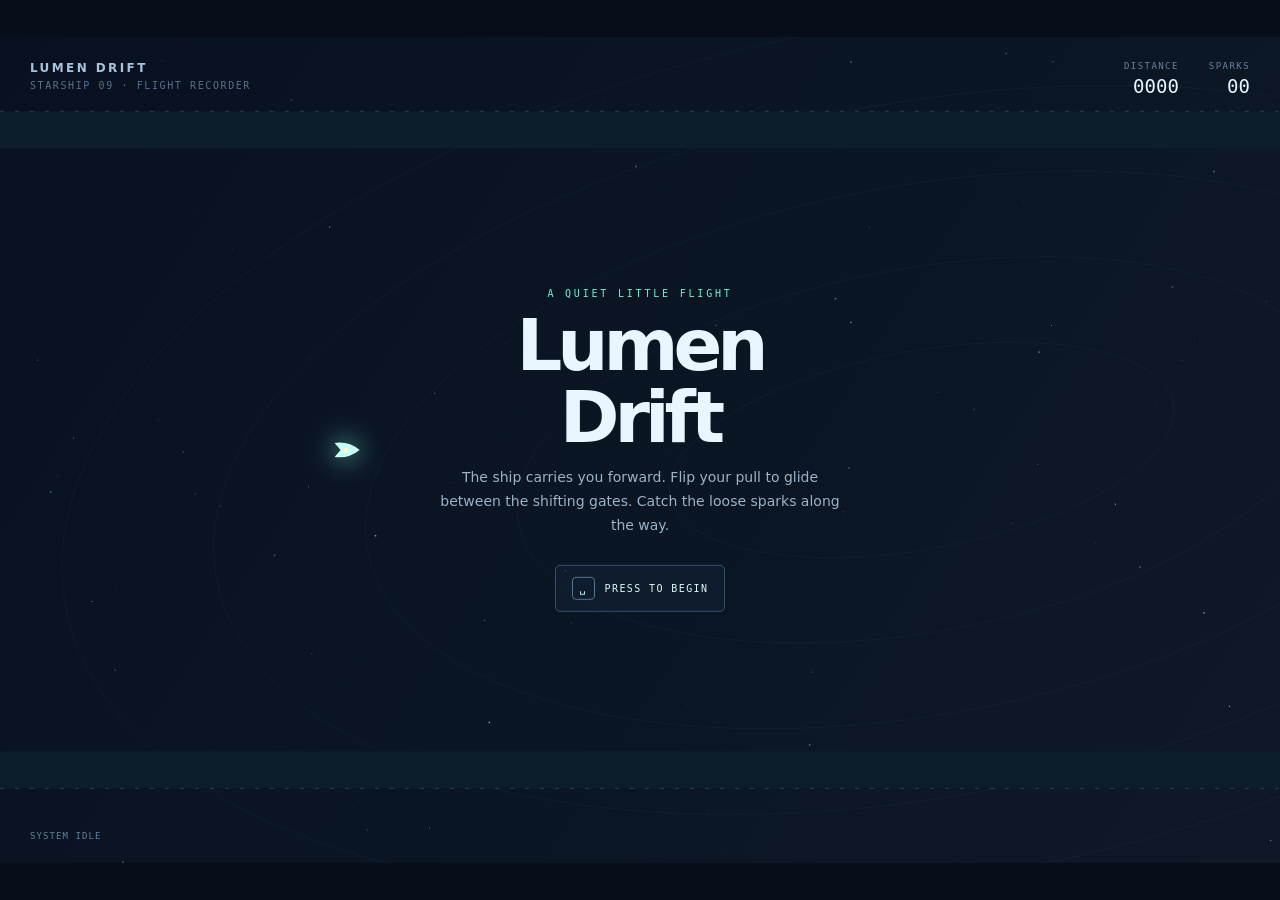
<file: gpt-6-luna-medium/index.html>
<!doctype html>
<html lang="en">
<head>
<meta charset="utf-8"><meta name="viewport" content="width=device-width,initial-scale=1,maximum-scale=1,user-scalable=no"><meta name="theme-color" content="#080d1a">
<title>Lumen Drift</title>
<style>
*{box-sizing:border-box}html,body{margin:0;width:100%;height:100%;overflow:hidden;background:#080d1a;color:#e9f5ff;font-family:system-ui,-apple-system,"Segoe UI",sans-serif}body{display:grid;place-items:center}.frame{position:relative;width:min(100vw,calc(100vh * 1.55));height:min(100vh,calc(100vw / 1.55));min-height:300px;background:#080d1a;overflow:hidden;touch-action:none}canvas{display:block;width:100%;height:100%}.top{position:absolute;inset:24px 30px auto;display:flex;justify-content:space-between;align-items:flex-start;pointer-events:none}.brand{font-size:12px;font-weight:800;letter-spacing:.2em;color:#a9c3db}.brand span{display:block;margin-top:5px;font:10px ui-monospace,monospace;letter-spacing:.16em;color:#57718c}.stats{display:flex;gap:30px;text-align:right}.stat label{display:block;color:#64829f;font:9px ui-monospace,monospace;letter-spacing:.16em}.stat strong{display:block;margin-top:4px;font:19px ui-monospace,monospace;color:#e7f7ff}.bottom{position:absolute;inset:auto 30px 22px;display:flex;justify-content:space-between;align-items:end;color:#61809a;font:9px ui-monospace,monospace;letter-spacing:.12em;pointer-events:none}.meter{display:flex;gap:5px;align-items:center}.meter i{display:block;width:7px;height:7px;border:1px solid #456076;border-radius:50%}.meter i.on{background:#63f5d2;border-color:#63f5d2;box-shadow:0 0 9px #63f5d2}.center{position:absolute;left:50%;top:50%;transform:translate(-50%,-50%);width:min(560px,84%);text-align:center;pointer-events:none}.eyebrow{font:10px ui-monospace,monospace;letter-spacing:.28em;color:#68f2d0}.title{margin:10px 0 6px;font-size:clamp(36px,7vw,72px);font-weight:800;letter-spacing:-.07em;line-height:1}.copy{margin:13px auto 0;max-width:420px;color:#9bb2c8;font-size:14px;line-height:1.7}.prompt{display:inline-flex;align-items:center;gap:10px;margin-top:28px;padding:11px 16px;border:1px solid #345166;border-radius:5px;background:#112033aa;color:#dffbf5;font:10px ui-monospace,monospace;letter-spacing:.14em}.key{display:grid;place-items:center;width:23px;height:23px;border:1px solid #57758a;border-radius:4px;color:#baf9ec;font-size:11px}.hide{display:none}.toast{position:absolute;top:24%;left:50%;transform:translate(-50%,-10px);opacity:0;color:#b5ffef;font:10px ui-monospace,monospace;letter-spacing:.18em;transition:.3s;pointer-events:none}.toast.show{opacity:1;transform:translate(-50%,0)}@media(max-width:600px){.top{inset:16px 18px auto}.bottom{inset:auto 18px 14px}.stats{gap:16px}.stat strong{font-size:16px}.brand{font-size:10px}.center{width:88%}.copy{font-size:12px}}
</style>
</head>
<body><main class="frame" id="frame"><canvas id="game" aria-label="Lumen Drift one-button game"></canvas><div class="top"><div class="brand">LUMEN DRIFT<span>STARSHIP 09 · FLIGHT RECORDER</span></div><div class="stats"><div class="stat"><label>DISTANCE</label><strong id="distance">0000</strong></div><div class="stat"><label>SPARKS</label><strong id="sparks">00</strong></div></div></div><div class="bottom"><div id="status">SYSTEM IDLE</div><div class="meter" id="meter"></div></div><div class="center" id="overlay"><div class="eyebrow">A QUIET LITTLE FLIGHT</div><div class="title">Lumen<br>Drift</div><div class="copy">The ship carries you forward. Flip your pull to glide between the shifting gates. Catch the loose sparks along the way.</div><div class="prompt"><span class="key">␣</span> PRESS TO BEGIN</div></div><div class="toast" id="toast">POLARITY REVERSED</div></main>
<script>
(()=>{'use strict';const canvas=document.querySelector('#game'),ctx=canvas.getContext('2d'),frame=document.querySelector('#frame'),overlay=document.querySelector('#overlay'),distanceEl=document.querySelector('#distance'),sparksEl=document.querySelector('#sparks'),statusEl=document.querySelector('#status'),meter=document.querySelector('#meter'),toast=document.querySelector('#toast');let W=0,H=0,dpr=1,state='ready',last=0,t=0,dist=0,score=0,run=0,shake=0,particles=[],gates=[],stars=[],player={y:0,vy:0,gravity:1,trail:[]},toastTimeout;
const rand=(a,b)=>a+Math.random()*(b-a),clamp=(x,a,b)=>Math.max(a,Math.min(b,x));function resize(){const r=frame.getBoundingClientRect();dpr=Math.min(devicePixelRatio||1,2);W=r.width;H=r.height;canvas.width=Math.round(W*dpr);canvas.height=Math.round(H*dpr);ctx.setTransform(dpr,0,0,dpr,0,0);if(state==='ready')player.y=H*.5;stars=Array.from({length:90},()=>({x:Math.random()*W,y:Math.random()*H,z:rand(.2,1),a:rand(.15,.7)}))}addEventListener('resize',resize);resize();
function reset(){t=0;dist=0;score=0;run=0;shake=0;particles=[];gates=[];player={y:H*.5,vy:0,gravity:1,trail:[]};for(let i=0;i<3;i++)addGate(W*.72+i*W*.48);distanceEl.textContent='0000';sparksEl.textContent='00';meter.innerHTML='';statusEl.textContent='IN FLIGHT';overlay.classList.add('hide');state='play'}function addGate(x){const gap=clamp(H*.43-run*.0008,H*.27,H*.43),cy=rand(H*.38,H*.62);gates.push({x,cy,gap,w:24,passed:false,spark:true,phase:rand(0,6.28)})}
function input(e){if(e)e.preventDefault();if(state==='ready'){reset();return}if(state==='dead'){reset();return}if(state!=='play')return;player.gravity*=-1;player.vy+=player.gravity*-140;for(let i=0;i<8;i++)particles.push({x:W*.27,y:player.y,vx:rand(-110,20),vy:rand(-100,100),life:rand(.25,.6),color:'#68f2d0'});toast.classList.add('show');clearTimeout(toastTimeout);toastTimeout=setTimeout(()=>toast.classList.remove('show'),360)}frame.addEventListener('pointerdown',input);addEventListener('keydown',e=>{if(e.code==='Space'){e.preventDefault();if(!e.repeat)input(e)}});
function die(){state='dead';shake=13;statusEl.textContent='SIGNAL LOST';overlay.innerHTML='<div class="eyebrow">FLIGHT RECORDER · '+String(Math.floor(dist)).padStart(4,'0')+'M</div><div class="title">Drift<br>ended</div><div class="copy">'+score+' sparks recovered. The ship is ready when you are.</div><div class="prompt"><span class="key">␣</span> PRESS TO FLY AGAIN</div>';overlay.classList.remove('hide');for(let i=0;i<26;i++)particles.push({x:W*.27,y:player.y,vx:rand(-180,180),vy:rand(-180,180),life:rand(.3,.9),color:i%3?'#68f2d0':'#f7ce85'})}
function update(dt){t+=dt;if(state==='play'){run+=dt;dist+=dt*(21+Math.min(13,run*.22));player.vy+=player.gravity*360*dt;player.vy=clamp(player.vy,-250,250);player.y+=player.vy*dt;player.trail.push({y:player.y,a:1});if(player.trail.length>11)player.trail.shift();for(const g of gates){g.x-= (185+Math.min(105,run*2.7))*dt;g.phase+=dt*2;if(!g.passed&&g.x+g.w<W*.27){g.passed=true;score++;sparksEl.textContent=String(score).padStart(2,'0');for(let i=0;i<15;i++)particles.push({x:g.x,y:g.cy,vx:rand(-70,70),vy:rand(-130,130),life:rand(.35,.8),color:'#f7ce85'})}if(Math.abs(g.x-W*.27)<g.w/2+12){const gap=g.gap+Math.sin(g.phase)*5;if(Math.abs(player.y-g.cy)>gap/2-13)die()}}gates=gates.filter(g=>g.x>-50);while(gates.length<4)addGate((gates.at(-1)?.x||W)+W*.48);if(player.y<14||player.y>H-14)die();distanceEl.textContent=String(Math.floor(dist)).padStart(4,'0');}
for(const s of stars){s.x-=s.z*(state==='play'?32:8)*dt;if(s.x<0){s.x=W;s.y=Math.random()*H}}for(const p of particles){p.x+=p.vx*dt;p.y+=p.vy*dt;p.vy+=35*dt;p.life-=dt}particles=particles.filter(p=>p.life>0)}
function draw(){ctx.clearRect(0,0,W,H);let sx=shake?rand(-shake,shake):0;shake=Math.max(0,shake-35/60);ctx.save();ctx.translate(sx,0);let bg=ctx.createLinearGradient(0,0,W,H);bg.addColorStop(0,'#091120');bg.addColorStop(.6,'#0b1625');bg.addColorStop(1,'#101828');ctx.fillStyle=bg;ctx.fillRect(0,0,W,H);
// distant starfield and subtle orbital lines
for(const s of stars){ctx.globalAlpha=s.a;ctx.fillStyle='#a8d9ed';ctx.fillRect(s.x,s.y,s.z*1.7,s.z*1.7)}ctx.globalAlpha=1;ctx.strokeStyle='#284055';ctx.globalAlpha=.18;for(let i=0;i<5;i++){ctx.beginPath();ctx.ellipse(W*.72,H*.5,W*(.2+i*.12),H*(.12+i*.1),-.18,0,Math.PI*2);ctx.stroke()}ctx.globalAlpha=1;
// flight corridor
ctx.fillStyle='#0d1d2a';ctx.fillRect(0,H*.09,W,H*.045);ctx.fillRect(0,H*.865,W,H*.045);ctx.strokeStyle='#385e6a';ctx.globalAlpha=.55;ctx.setLineDash([4,11]);ctx.beginPath();ctx.moveTo(0,H*.09);ctx.lineTo(W,H*.09);ctx.moveTo(0,H*.91);ctx.lineTo(W,H*.91);ctx.stroke();ctx.setLineDash([]);ctx.globalAlpha=1;
for(const g of gates){const gap=g.gap+Math.sin(g.phase)*5,top=g.cy-gap/2,bot=g.cy+gap/2;let pulse=.7+Math.sin(g.phase*2)*.15;ctx.shadowBlur=18;ctx.shadowColor='#56eacb';ctx.fillStyle='#173d46';ctx.fillRect(g.x-g.w/2,H*.09,g.w,top-H*.09);ctx.fillRect(g.x-g.w/2,bot,g.w,H*.91-bot);ctx.fillStyle='#62f0d1';ctx.globalAlpha=pulse;ctx.fillRect(g.x-g.w/2-2,top-2,g.w+4,5);ctx.fillRect(g.x-g.w/2-2,bot-3,g.w+4,5);ctx.globalAlpha=1;ctx.shadowBlur=0;ctx.fillStyle='#9bffe9';ctx.fillRect(g.x-g.w/2+6,H*.11,2,Math.max(0,top-H*.13));ctx.fillRect(g.x-g.w/2+6,bot+6,2,Math.max(0,H*.89-bot-10));if(!g.passed){ctx.beginPath();ctx.arc(g.x,g.cy,3,0,Math.PI*2);ctx.fillStyle='#f7ce85';ctx.shadowBlur=12;ctx.shadowColor='#f7ce85';ctx.fill();ctx.shadowBlur=0}}
// ship glow and comet trail
const px=W*.27;player.trail.forEach((v,i)=>{const a=i/player.trail.length*.2;ctx.globalAlpha=a;ctx.fillStyle='#60efd1';ctx.beginPath();ctx.arc(px-(player.trail.length-i)*5,v.y,3+i/player.trail.length*4,0,7);ctx.fill()});ctx.globalAlpha=1;ctx.save();ctx.translate(px,player.y);ctx.rotate(clamp(player.vy/440,-.45,.45));ctx.shadowBlur=26;ctx.shadowColor='#71f8dc';ctx.fillStyle='#c6fff3';ctx.beginPath();ctx.moveTo(14,0);ctx.quadraticCurveTo(3,9,-11,7);ctx.lineTo(-5,0);ctx.lineTo(-11,-7);ctx.quadraticCurveTo(3,-9,14,0);ctx.fill();ctx.shadowBlur=0;ctx.fillStyle='#fff4cf';ctx.beginPath();ctx.arc(0,0,2.5,0,7);ctx.fill();ctx.restore();
for(const p of particles){ctx.globalAlpha=clamp(p.life*2,0,1);ctx.fillStyle=p.color;ctx.beginPath();ctx.arc(p.x,p.y,2.3,0,7);ctx.fill()}ctx.globalAlpha=1;ctx.restore();requestAnimationFrame(loop)}let prev=0;function loop(ms){const dt=Math.min(.035,(ms-prev)/1000||0);prev=ms;update(dt);draw()}requestAnimationFrame(loop);})();
</script></body></html>
</file>
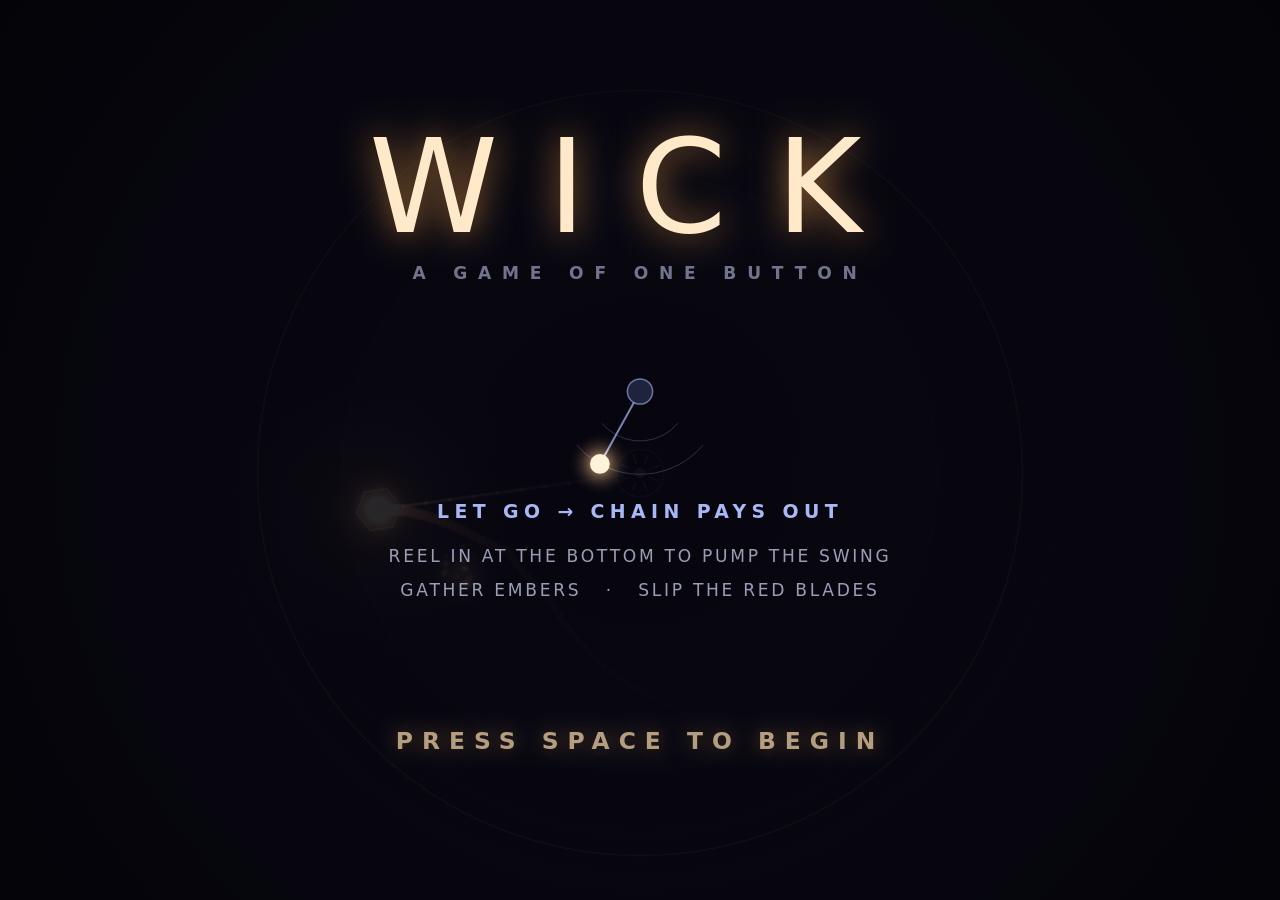
<file: opus-5-high/index.html>
<!doctype html>
<html lang="en">
<head>
<meta charset="utf-8">
<meta name="viewport" content="width=device-width, initial-scale=1, maximum-scale=1, user-scalable=no, viewport-fit=cover">
<meta name="theme-color" content="#06050c">
<meta name="description" content="WICK — a one-button game. Hold to reel the lantern chain in, release to let it out. Pump the swing, gather embers, slip the blades.">
<title>WICK — one button</title>
<style>
  *{margin:0;padding:0;box-sizing:border-box}
  html,body{height:100%;background:#06050c;overflow:hidden}
  body{
    position:fixed;inset:0;
    touch-action:none;overscroll-behavior:none;
    -webkit-user-select:none;user-select:none;
    -webkit-tap-highlight-color:transparent;
    font-family:system-ui,-apple-system,"Segoe UI",Roboto,sans-serif;
  }
  canvas{display:block;width:100%;height:100%;touch-action:none;cursor:pointer}
</style>
</head>
<body>
<canvas id="c"></canvas>
<script>
(function(){
'use strict';

/* ------------------------------------------------------------------ *
 *  WICK — one button
 *  Hold  : reel the chain in  (lantern swings closer to the hub)
 *  Let go: pay the chain out  (lantern swings wide)
 *  Reeling in at the bottom of the arc pumps energy into the swing.
 *  Paying out at the bottom kills it. Everything else follows.
 * ------------------------------------------------------------------ */

/* ---------- helpers ---------- */
var TAU = Math.PI * 2;
function clamp(v,a,b){ return v<a?a:(v>b?b:v); }
function lerp(a,b,t){ return a+(b-a)*t; }
function rand(a,b){ return a+Math.random()*(b-a); }
function pick(arr){ return arr[(Math.random()*arr.length)|0]; }
function angDist(a,b){ var d=(a-b)%TAU; if(d>Math.PI)d-=TAU; if(d<-Math.PI)d+=TAU; return d; }
function ease(t){ return t<0.5 ? 2*t*t : 1-Math.pow(-2*t+2,2)/2; }

var REDUCED = false;
try { REDUCED = window.matchMedia('(prefers-reduced-motion: reduce)').matches; } catch(e){}

/* ---------- canvas ---------- */
var canvas = document.getElementById('c');
var ctx = canvas.getContext('2d', { alpha:false });
var W=0, H=0, DPR=1, CX=0, CY=0, R=1, bgGrad=null, vigGrad=null;

function resize(){
  DPR = Math.min(window.devicePixelRatio||1, 2.5);
  W = Math.max(1, Math.round(window.innerWidth));
  H = Math.max(1, Math.round(window.innerHeight));
  canvas.width  = Math.round(W*DPR);
  canvas.height = Math.round(H*DPR);
  canvas.style.width = W+'px';
  canvas.style.height = H+'px';
  ctx.setTransform(DPR,0,0,DPR,0,0);
  R  = Math.min(W*0.455, H*0.425);
  CX = W*0.5;
  CY = H*0.5 + R*0.06;
  bgGrad = ctx.createRadialGradient(CX, CY, R*0.05, CX, CY, Math.max(W,H)*0.85);
  bgGrad.addColorStop(0,   '#15122a');
  bgGrad.addColorStop(0.45,'#0c0a1a');
  bgGrad.addColorStop(1,   '#05040a');
  vigGrad = ctx.createRadialGradient(CX, CY, R*0.6, CX, CY, Math.max(W,H)*0.78);
  vigGrad.addColorStop(0,'rgba(0,0,0,0)');
  vigGrad.addColorStop(1,'rgba(0,0,0,0.85)');
}
window.addEventListener('resize', resize);
window.addEventListener('orientationchange', function(){ setTimeout(resize,120); });
resize();

/* ---------- glow sprites ---------- */
var glowCache = {};
function glow(color){
  if(glowCache[color]) return glowCache[color];
  var s = 128, cv = document.createElement('canvas');
  cv.width = cv.height = s;
  var g = cv.getContext('2d');
  var rg = g.createRadialGradient(s/2,s/2,0,s/2,s/2,s/2);
  rg.addColorStop(0,    color);
  rg.addColorStop(0.18, color);
  rg.addColorStop(1,    'rgba(0,0,0,0)');
  g.globalAlpha = 1;
  g.fillStyle = rg;
  g.beginPath(); g.arc(s/2,s/2,s/2,0,TAU); g.fill();
  glowCache[color] = cv;
  return cv;
}
function drawGlow(color, x, y, radius, alpha){
  var img = glow(color);
  ctx.globalAlpha = alpha;
  ctx.drawImage(img, x-radius, y-radius, radius*2, radius*2);
  ctx.globalAlpha = 1;
}

/* ---------- audio (synthesised, no assets) ---------- */
var Snd = (function(){
  var ac=null, master=null, noiseBuf=null, drone=null, droneGain=null, ok=false;
  function init(){
    if(ac) return;
    var AC = window.AudioContext || window.webkitAudioContext;
    if(!AC) return;
    try{
      ac = new AC();
      master = ac.createGain();
      master.gain.value = 0.0;
      var comp = ac.createDynamicsCompressor();
      comp.threshold.value = -14; comp.knee.value = 24; comp.ratio.value = 8;
      master.connect(comp); comp.connect(ac.destination);
      master.gain.linearRampToValueAtTime(0.85, ac.currentTime+0.6);
      var len = Math.floor(ac.sampleRate*0.5);
      noiseBuf = ac.createBuffer(1, len, ac.sampleRate);
      var d = noiseBuf.getChannelData(0);
      for(var i=0;i<len;i++) d[i] = (Math.random()*2-1) * (1 - i/len);
      ok = true;
    }catch(e){ ok=false; }
  }
  function resume(){ if(ac && ac.state==='suspended'){ try{ ac.resume(); }catch(e){} } }
  function tone(freq, dur, type, vol, delay, glide){
    if(!ok) return;
    var t = ac.currentTime + (delay||0);
    var o = ac.createOscillator(), g = ac.createGain();
    o.type = type||'sine';
    o.frequency.setValueAtTime(freq, t);
    if(glide) o.frequency.exponentialRampToValueAtTime(Math.max(20,glide), t+dur);
    g.gain.setValueAtTime(0.0001, t);
    g.gain.exponentialRampToValueAtTime(Math.max(0.0002,vol), t+Math.min(0.02,dur*0.2));
    g.gain.exponentialRampToValueAtTime(0.0001, t+dur);
    o.connect(g); g.connect(master);
    o.start(t); o.stop(t+dur+0.05);
  }
  function noise(dur, vol, freq, q, delay){
    if(!ok) return;
    var t = ac.currentTime + (delay||0);
    var s = ac.createBufferSource(); s.buffer = noiseBuf;
    var f = ac.createBiquadFilter(); f.type='bandpass'; f.frequency.value=freq; f.Q.value=q||1;
    var g = ac.createGain();
    g.gain.setValueAtTime(vol, t);
    g.gain.exponentialRampToValueAtTime(0.0001, t+dur);
    s.connect(f); f.connect(g); g.connect(master);
    s.start(t); s.stop(t+dur+0.05);
  }
  var SCALE = [0,3,5,7,10,12,15,17,19,22,24];
  return {
    init:init, resume:resume,
    ready:function(){ return ok; },
    ember:function(step){
      var n = SCALE[Math.min(SCALE.length-1, step)];
      var f = 392 * Math.pow(2, n/12);
      tone(f, 0.55, 'sine', 0.22, 0, f);
      tone(f*2.01, 0.28, 'sine', 0.08);
      tone(f*3.0, 0.16, 'triangle', 0.035);
    },
    reel:function(){ noise(0.09, 0.10, 900, 6); tone(180, 0.07, 'square', 0.02); },
    payout:function(){ noise(0.07, 0.055, 420, 4); },
    hit:function(){
      noise(0.38, 0.5, 220, 0.8);
      tone(180, 0.5, 'sawtooth', 0.22, 0, 42);
      tone(90, 0.7, 'sine', 0.3, 0, 38);
    },
    loop:function(){
      tone(523.25, 0.4, 'triangle', 0.12, 0);
      tone(659.25, 0.4, 'triangle', 0.11, 0.07);
      tone(783.99, 0.5, 'triangle', 0.11, 0.14);
      tone(1046.5, 0.6, 'sine', 0.09, 0.21);
    },
    phase:function(){
      tone(261.6, 0.7, 'sine', 0.12, 0);
      tone(392.0, 0.7, 'sine', 0.10, 0.09);
    },
    death:function(){
      tone(330, 0.9, 'sine', 0.2, 0, 90);
      tone(220, 1.2, 'triangle', 0.16, 0.08, 60);
      noise(0.9, 0.25, 160, 0.7);
    },
    start:function(){
      tone(392, 0.25, 'triangle', 0.12, 0);
      tone(587.33, 0.45, 'triangle', 0.12, 0.09);
    },
    droneOn:function(){
      if(!ok || drone) return;
      droneGain = ac.createGain(); droneGain.gain.value = 0;
      var f = ac.createBiquadFilter(); f.type='lowpass'; f.frequency.value=320;
      var a = ac.createOscillator(); a.type='sine'; a.frequency.value=55;
      var b = ac.createOscillator(); b.type='sine'; b.frequency.value=55.6;
      var c = ac.createOscillator(); c.type='triangle'; c.frequency.value=110.3;
      var cg = ac.createGain(); cg.gain.value = 0.25; c.connect(cg);
      a.connect(f); b.connect(f); cg.connect(f);
      f.connect(droneGain); droneGain.connect(master);
      a.start(); b.start(); c.start();
      droneGain.gain.linearRampToValueAtTime(0.09, ac.currentTime+2.0);
      drone = {a:a,b:b,c:c};
    },
    droneLevel:function(v){
      if(!ok || !droneGain) return;
      droneGain.gain.setTargetAtTime(clamp(v,0,0.2), ac.currentTime, 0.6);
    }
  };
})();

/* ---------- tuning ---------- */
var RMIN = 0.40;      // chain fully reeled in   (fraction of chamber radius)
var RMAX = 0.78;      // chain fully paid out
var REEL = 1.45;      // chain travel per second
var GRAV = 7.0;       // gravity in chamber units
var DAMP = 0.28;      // linear drag on angular speed
var DAMPQ= 0.18;      // quadratic drag: holding top speed demands clean phasing
var VMAX = 4.20;      // top tangential speed (chamber radii per second)
var BOB  = 0.048;     // lantern collision radius
var LANES = [0.365, 0.468, 0.570, 0.672, 0.775];
var MOTE_HIT = 0.082;

var STATE = { TITLE:0, PLAY:1, DEAD:2, PAUSE:3 };
var state = STATE.TITLE;

/* ---------- run data ---------- */
var P = { th:-0.55, L:0, w:0, r:RMAX, x:0, y:0 };
var run, arcs, motes, parts, toasts, dust, trail;
var held = false, heldPrev = false;
var reelSpin = 0, shakeX = 0, shakeY = 0, shakeMag = 0;
var flash = 0, flashCol = '#ffd9a0';
var best = 0;
try { best = parseInt(localStorage.getItem('wick.best')||'0', 10) || 0; } catch(e){}

function newRun(demo){
  run = {
    demo: !!demo,
    t: 0, score: 0, combo: 0, mult: 1, comboT: 0,
    lives: 3, inv: 0, dead:false, deadAt: 0,
    phase: 1, nextPhase: 26,
    spawnArc: demo ? 1e9 : 3.6,
    spawnMote: 0.35,
    loops: 0, embers: 0, topDir: 0, lastK: 0,
    grace: demo ? 1e9 : 3.2,
    best: false
  };
  P.th = -0.62; P.r = RMAX; P.L = 0.15*P.r*P.r; P.w = 0;
  run.lastK = Math.floor((P.th+Math.PI)/TAU);
  arcs = []; motes = []; parts = []; toasts = []; trail = [];
  dust = [];
  for(var i=0;i<70;i++){
    dust.push({ a: rand(0,TAU), q: rand(0.06,1.25), s: rand(0.02,0.14)*(Math.random()<0.5?-1:1), z: rand(0.25,1) });
  }
  shakeMag = 0; flash = 0;
}
newRun(true);

/* ---------- input : exactly one control ---------- */
var pressEdge = false;        // a press began this frame
function pressDown(){
  Snd.init(); Snd.resume();
  if(!held){ pressEdge = true; }
  held = true;
}
function pressUp(){ held = false; }
var clearPointers = function(){ pressUp(); };   // replaced below when pointer events are in use

window.addEventListener('keydown', function(e){
  if(e.code==='Space' || e.key===' ' || e.key==='Spacebar'){
    e.preventDefault();
    if(!e.repeat) pressDown();
  }
}, {passive:false});
window.addEventListener('keyup', function(e){
  if(e.code==='Space' || e.key===' ' || e.key==='Spacebar'){ e.preventDefault(); pressUp(); }
}, {passive:false});

if(window.PointerEvent){
  // track every live pointer so a second finger lifting does not drop the chain
  var down = Object.create(null), downCount = 0;
  window.addEventListener('pointerdown', function(e){
    e.preventDefault();
    if(!down[e.pointerId]){ down[e.pointerId] = 1; downCount++; }
    pressDown();
  }, {passive:false});
  clearPointers = function(){ down = Object.create(null); downCount = 0; pressUp(); };
  var release = function(e){
    if(e && down[e.pointerId]){ delete down[e.pointerId]; downCount--; }
    if(downCount <= 0){ downCount = 0; down = Object.create(null); pressUp(); }
  };
  window.addEventListener('pointerup', function(e){ e.preventDefault(); release(e); }, {passive:false});
  window.addEventListener('pointercancel', release);
  window.addEventListener('pointerleave', function(e){
    if(e && e.pointerType === 'mouse'){ down = Object.create(null); downCount = 0; pressUp(); }
  });
} else {
  window.addEventListener('touchstart', function(e){ e.preventDefault(); pressDown(); }, {passive:false});
  window.addEventListener('touchend',   function(e){ e.preventDefault(); pressUp(); }, {passive:false});
  window.addEventListener('touchcancel', pressUp);
  window.addEventListener('mousedown', function(e){ e.preventDefault(); pressDown(); }, {passive:false});
  window.addEventListener('mouseup',   function(e){ e.preventDefault(); pressUp(); }, {passive:false});
}
window.addEventListener('contextmenu', function(e){ e.preventDefault(); });
window.addEventListener('blur', function(){
  clearPointers();
  if(state===STATE.PLAY) state = STATE.PAUSE;
});
document.addEventListener('visibilitychange', function(){
  if(document.hidden){ clearPointers(); if(state===STATE.PLAY) state = STATE.PAUSE; }
});

/* ---------- world helpers ---------- */
function bobPos(){
  P.x = CX + Math.sin(P.th)*P.r*R;
  P.y = CY + Math.cos(P.th)*P.r*R;
}
function polar(q, a){
  return { x: CX + Math.sin(a)*q*R, y: CY + Math.cos(a)*q*R };
}

function burst(x,y,n,col,spd,life,size){
  if(REDUCED) n = Math.ceil(n*0.45);
  for(var i=0;i<n;i++){
    var a = rand(0,TAU), s = rand(spd*0.25, spd);
    parts.push({ x:x, y:y, vx:Math.cos(a)*s, vy:Math.sin(a)*s,
                 life:rand(life*0.55,life), max:life, col:col, sz:rand(size*0.5,size) });
  }
  if(parts.length>420) parts.splice(0, parts.length-420);
}
function toast(text, col, big){
  toasts.push({ t:0, life: big?1.9:1.35, text:text, col:col, big:!!big });
  if(toasts.length>4) toasts.shift();
}

/* ---------- spawning ---------- */
function laneFree(q){
  for(var i=0;i<arcs.length;i++){
    if(arcs[i].dead) continue;
    if(Math.abs(arcs[i].q - q) < 0.02) return false;
  }
  return true;
}
function occupiedLanes(){
  var n=0;
  for(var i=0;i<arcs.length;i++) if(!arcs[i].dead && arcs[i].mode!=='out') n++;
  return n;
}
function spawnArc(D){
  // never let more than three of the five lanes be armed at once:
  // a clear radius always exists, the skill is reaching it in time.
  var maxArcs = D<0.30 ? 2 : (D<0.62 ? 3 : 4);
  if(occupiedLanes() >= maxArcs) return;
  var options = [];
  for(var i=0;i<LANES.length;i++) if(laneFree(LANES[i])) options.push(LANES[i]);
  if(!options.length) return;
  // a lantern that has stopped swinging gets hunted; a moving one gets a fair lane
  var q = pick(options);
  if(options.length>1){
    var sorted = options.slice().sort(function(a,b){ return Math.abs(a-P.r)-Math.abs(b-P.r); });
    var parked = Math.abs(P.w) < 0.9;
    if(Math.random() < (parked ? 0.8 : 0.55)) q = parked ? sorted[0] : sorted[sorted.length-1];
  }
  var half = 0.30 + rand(0, 0.24 + 0.62*D);
  var dir  = Math.random()<0.5 ? -1 : 1;
  var spd  = dir * (0.26 + 0.62*D + rand(0, 0.34));
  // start it away from the lantern so it is always readable before it bites
  var a = P.th + rand(1.5, TAU-1.5);
  arcs.push({
    q:q, a:a, half:half, spd:spd,
    thick: 0.030,
    mode:'arm', t:0, arm: 1.35, live: rand(8.5, 15.0), out: 1.0,
    dead:false, alpha:0, hitGlow:0
  });
}
function moteBlocked(q, a){
  for(var i=0;i<arcs.length;i++){
    var A = arcs[i];
    if(A.dead || A.mode==='out') continue;
    if(Math.abs(q - A.q) < 0.11 && Math.abs(angDist(a, A.a)) < A.half + 0.30) return true;
  }
  return false;
}
function spawnMote(){
  if(motes.length >= 8) return;
  for(var tries=0; tries<8; tries++){
    var q = rand(RMIN+0.035, RMAX-0.01);
    var a = P.th + rand(0.9, TAU-0.9);
    if(moteBlocked(q, a)) continue;
    motes.push({ q:q, a:a, drift: rand(-0.28,0.28), t:0, life: rand(10,14), pop:0 });
    return;
  }
}

/* ---------- simulation ---------- */
function difficulty(){ return clamp(run.t/165, 0, 1); }

function stepPhysics(dt){
  var target = held ? RMIN : RMAX;
  var dr = clamp(target - P.r, -REEL*dt, REEL*dt);
  if(dr !== 0){ P.r += dr; reelSpin += dr*11; }

  // angular momentum per unit mass: L = r^2 * w  (conserved while reeling)
  P.L += (-GRAV * P.r * Math.sin(P.th)) * dt;
  var w = P.L/(P.r*P.r);
  w -= (DAMP*w + DAMPQ*w*Math.abs(w)) * dt;
  var wmax = VMAX/P.r;
  w = clamp(w, -wmax, wmax);
  P.L = w*P.r*P.r;
  P.th += w*dt;
  P.w = w;

  // over-the-top detection
  var k = Math.floor((P.th+Math.PI)/TAU);
  if(k !== run.lastK){
    if(Math.abs(w) > 1.15 && !run.demo && state===STATE.PLAY && run.t>0.6){
      run.loops++;
      var bonus = 25;
      run.score += bonus;
      toast('OVER THE TOP  +'+bonus, '#9ff3ff', true);
      Snd.loop();
      var p = polar(P.r, P.th);
      burst(p.x, p.y, 22, '#9ff3ff', 220, 0.8, 4);
      flash = 0.35; flashCol = '#8fe9ff';
    }
    run.lastK = k;
  }
  if(P.th > 1e5 || P.th < -1e5){ P.th = P.th % TAU; run.lastK = Math.floor((P.th+Math.PI)/TAU); }
  bobPos();
}

function autoPilot(){
  // attract-mode pumping: reel in through the bottom, pay out near the apex.
  // amplitude is read back out of the current energy so it stays in phase at any size.
  var a = ((P.th % TAU) + TAU + Math.PI) % TAU - Math.PI;
  var w = P.L/(P.r*P.r);
  var v = w*P.r;
  var ratio = (0.5*v*v + GRAV*P.r*(1-Math.cos(a))) / (GRAV*P.r);
  if(ratio >= 1.85){ held = true; return; }          // circulating: stay tucked over the top
  var amp = Math.acos(clamp(1-ratio, -1, 1));
  held = (amp < 0.12) ? true : (Math.abs(a) < 0.52*amp);
}

function update(dt){
  run.t += dt;
  if(run.demo) autoPilot();

  var pressedNow = held && !heldPrev;
  var releasedNow = !held && heldPrev;
  if(pressedNow && P.r > RMIN+0.01) Snd.reel();
  if(releasedNow && P.r < RMAX-0.01) Snd.payout();
  heldPrev = held;

  stepPhysics(dt);

  var D = difficulty();
  if(run.grace > 0) run.grace -= dt;
  if(run.inv > 0) run.inv -= dt;
  if(run.comboT > 0){
    run.comboT -= dt;
    if(run.comboT <= 0 && run.combo > 0){ run.combo = 0; run.mult = 1; }
  }

  /* trail */
  trail.push({ x:P.x, y:P.y, v:Math.abs(P.w*P.r) });
  if(trail.length > 64) trail.shift();

  /* director */
  if(!run.demo){
    run.spawnArc -= dt;
    if(run.spawnArc <= 0 && run.grace <= 0){
      spawnArc(D);
      run.spawnArc = lerp(3.4, 1.15, D) * rand(0.78, 1.25);
    }
    if(run.t >= run.nextPhase){
      run.phase++;
      run.nextPhase += 26;
      toast('PHASE ' + run.phase, '#ffca7a', true);
      Snd.phase();
    }
  }
  run.spawnMote -= dt;
  if(run.spawnMote <= 0){
    spawnMote();
    run.spawnMote = lerp(1.35, 0.85, D) * rand(0.75, 1.3);
  }

  /* arcs */
  for(var i=arcs.length-1; i>=0; i--){
    var A = arcs[i];
    A.t += dt;
    A.a += A.spd*dt;
    A.hitGlow = Math.max(0, A.hitGlow - dt*3);
    if(A.mode==='arm'){
      A.alpha = clamp(A.t/A.arm, 0, 1);
      if(A.t >= A.arm){ A.mode='live'; A.t = 0; A.alpha = 1; }
    } else if(A.mode==='live'){
      A.alpha = 1;
      if(A.t >= A.live){ A.mode='out'; A.t = 0; }
    } else {
      A.alpha = clamp(1 - A.t/A.out, 0, 1);
      if(A.t >= A.out){ arcs.splice(i,1); continue; }
    }
    if(A.mode==='live' && run.inv<=0 && !run.dead && !run.demo){
      var dq = Math.abs(P.r - A.q);
      if(dq < A.thick + BOB && Math.abs(angDist(P.th, A.a)) < A.half){
        A.hitGlow = 1;
        takeHit();
      }
    }
  }

  /* motes */
  for(var j=motes.length-1; j>=0; j--){
    var M = motes[j];
    M.t += dt;
    M.a += M.drift*dt;
    if(M.pop>0){
      M.pop += dt*3.4;
      if(M.pop>1) motes.splice(j,1);
      continue;
    }
    if(M.t >= M.life){ motes.splice(j,1); continue; }
    var dqm = Math.abs(P.r - M.q);
    if(dqm < MOTE_HIT && Math.abs(angDist(P.th, M.a)) * M.q < MOTE_HIT){
      collect(M);
      M.pop = 0.001;
    }
  }

  /* particles */
  for(var k2=parts.length-1;k2>=0;k2--){
    var q = parts[k2];
    q.life -= dt;
    if(q.life<=0){ parts.splice(k2,1); continue; }
    q.x += q.vx*dt; q.y += q.vy*dt;
    q.vx *= (1-2.1*dt); q.vy *= (1-2.1*dt);
    q.vy += 26*dt;
  }

  /* toasts */
  for(var k3=toasts.length-1;k3>=0;k3--){
    toasts[k3].t += dt;
    if(toasts[k3].t >= toasts[k3].life) toasts.splice(k3,1);
  }

  /* dust */
  for(var k4=0;k4<dust.length;k4++){
    dust[k4].a += dust[k4].s*0.06*dt;
  }

  /* feel */
  reelSpin *= (1 - 3*dt);
  shakeMag *= Math.pow(0.0016, dt);
  if(shakeMag < 0.05) shakeMag = 0;
  shakeX = rand(-1,1)*shakeMag;
  shakeY = rand(-1,1)*shakeMag;
  flash = Math.max(0, flash - dt*2.4);

  if(!run.demo) Snd.droneLevel(0.05 + 0.09*clamp(Math.abs(P.w)/6,0,1));
}

function collect(M){
  run.embers++;
  run.combo++;
  run.comboT = 7;
  run.mult = Math.min(8, 1 + Math.floor(run.combo/4));
  var gain = 10*run.mult;
  run.score += gain;
  var p = polar(M.q, M.a);
  burst(p.x, p.y, 13, '#ffcf82', 170, 0.62, 3.4);
  Snd.ember(Math.min(10, run.combo-1));
  // a collected ember nudges the swing along: keeps flow rewarding
  var dir = P.w >= 0 ? 1 : -1;
  var w = P.L/(P.r*P.r) + dir*0.22;
  P.L = w*P.r*P.r;
}

function takeHit(){
  run.lives--;
  run.combo = 0; run.mult = 1; run.comboT = 0;
  run.inv = 1.7;
  shakeMag = REDUCED ? 5 : 17;
  flash = 0.6; flashCol = '#ff7a6a';
  burst(P.x, P.y, 26, '#ff8a6a', 260, 0.85, 4.5);
  Snd.hit();
  if(run.lives <= 0) die();
  else toast('WICK GUTTERS  ' + run.lives + ' LEFT', '#ff9a86', false);
}

function die(){
  run.dead = true;
  run.deadAt = run.t;
  run.lives = 0;
  state = STATE.DEAD;
  deadClock = 0;
  deadArmed = false;
  shakeMag = REDUCED ? 6 : 24;
  burst(P.x, P.y, 46, '#ffb070', 320, 1.2, 5.5);
  Snd.death();
  Snd.droneLevel(0);
  if(run.score > best){
    best = run.score; run.best = true;
    try { localStorage.setItem('wick.best', String(best)); } catch(e){}
  }
}

/* ---------- rendering ---------- */
var FONT = 'system-ui,-apple-system,"Segoe UI",Roboto,"Helvetica Neue",sans-serif';
function setFont(size, weight, spacing){
  ctx.font = (weight||600)+' '+size+'px '+FONT;
  try { ctx.letterSpacing = (spacing||0)+'px'; } catch(e){}
}
function text(str, x, y, size, col, opt){
  opt = opt||{};
  setFont(size, opt.weight, opt.spacing);
  ctx.textAlign = opt.align||'center';
  ctx.textBaseline = opt.baseline||'middle';
  ctx.globalAlpha = opt.alpha===undefined?1:opt.alpha;
  if(opt.glow){ ctx.shadowColor = opt.glow; ctx.shadowBlur = opt.blur||18; }
  ctx.fillStyle = col;
  ctx.fillText(str, x, y);
  ctx.shadowBlur = 0;
  ctx.globalAlpha = 1;
  try { ctx.letterSpacing = '0px'; } catch(e){}
}

function drawChamber(){
  ctx.fillStyle = bgGrad;
  ctx.fillRect(-W, -H, W*3, H*3);

  // stone rings
  ctx.lineWidth = 1;
  for(var i=0;i<LANES.length;i++){
    ctx.strokeStyle = 'rgba(150,170,255,0.045)';
    ctx.beginPath(); ctx.arc(CX, CY, LANES[i]*R, 0, TAU); ctx.stroke();
  }
  ctx.strokeStyle = 'rgba(150,170,255,0.07)';
  ctx.beginPath(); ctx.arc(CX, CY, RMIN*R, 0, TAU); ctx.stroke();
  ctx.beginPath(); ctx.arc(CX, CY, RMAX*R, 0, TAU); ctx.stroke();
  ctx.strokeStyle = 'rgba(150,170,255,0.10)';
  ctx.beginPath(); ctx.arc(CX, CY, R*1.0, 0, TAU); ctx.stroke();
  // the rim takes the lantern's heat: a free read on how much swing you are carrying
  var heat = clamp(Math.abs(P.w*P.r)/3.6, 0, 1);
  if(heat > 0.02){
    ctx.save();
    ctx.globalCompositeOperation = 'lighter';
    ctx.globalAlpha = 0.10 + 0.34*heat;
    ctx.strokeStyle = heat > 0.66 ? '#7fd8ff' : '#ff9a4e';
    ctx.lineWidth = Math.max(1.5, R*0.006*(0.5+heat));
    ctx.beginPath(); ctx.arc(CX, CY, R*1.0, 0, TAU); ctx.stroke();
    ctx.restore();
    ctx.globalAlpha = 1;
  }

  // reachable band, lit softly by the lantern
  ctx.save();
  ctx.globalCompositeOperation = 'lighter';
  ctx.strokeStyle = 'rgba(120,140,255,0.030)';
  ctx.lineWidth = (RMAX-RMIN)*R;
  ctx.beginPath(); ctx.arc(CX, CY, (RMIN+RMAX)*0.5*R, 0, TAU); ctx.stroke();
  ctx.restore();

  // dust
  ctx.save();
  ctx.globalCompositeOperation = 'lighter';
  for(var d=0;d<dust.length;d++){
    var u = dust[d];
    var p = polar(u.q, u.a);
    ctx.globalAlpha = 0.10*u.z;
    ctx.fillStyle = '#b9c8ff';
    ctx.fillRect(p.x, p.y, 1.6*u.z, 1.6*u.z);
  }
  ctx.restore();
  ctx.globalAlpha = 1;
}

function drawArc(A){
  var rad = A.q*R;
  var lw = A.thick*2*R;
  var capAng = (lw*0.5)/rad;
  var half = A.half;
  var useRound = half > capAng*1.6;
  var s0 = A.a - half + (useRound?capAng:0);
  var s1 = A.a + half - (useRound?capAng:0);

  if(A.mode==='arm'){
    var pulse = 0.35 + 0.35*Math.sin(A.t*13);
    ctx.save();
    ctx.globalAlpha = 0.20*A.alpha;
    ctx.strokeStyle = '#ff6f8b';
    ctx.lineWidth = 1.2;
    ctx.beginPath(); ctx.arc(CX, CY, rad, 0, TAU); ctx.stroke();
    ctx.globalAlpha = (0.35+0.45*pulse)*A.alpha;
    ctx.lineWidth = lw*(0.30+0.5*A.alpha);
    ctx.lineCap = 'round';
    ctx.setLineDash([lw*0.55, lw*0.55]);
    ctx.beginPath(); ctx.arc(CX, CY, rad, s0, s1); ctx.stroke();
    ctx.setLineDash([]);
    ctx.restore();
    return;
  }

  var live = A.mode==='live';
  var base = live ? 1 : A.alpha;
  ctx.save();
  ctx.lineCap = useRound ? 'round' : 'butt';

  // outer haze
  ctx.globalCompositeOperation = 'lighter';
  ctx.globalAlpha = 0.16*base;
  ctx.strokeStyle = live ? '#ff5f7a' : '#6a7196';
  ctx.lineWidth = lw*2.1;
  ctx.beginPath(); ctx.arc(CX, CY, rad, s0, s1); ctx.stroke();
  ctx.globalCompositeOperation = 'source-over';

  // body
  ctx.globalAlpha = base;
  var g = ctx.createLinearGradient(CX - rad, CY - rad, CX + rad, CY + rad);
  if(live){ g.addColorStop(0,'#ff4d6d'); g.addColorStop(0.5,'#ff7a5c'); g.addColorStop(1,'#ff3d8b'); }
  else    { g.addColorStop(0,'#3a3f5c'); g.addColorStop(1,'#4a4f70'); }
  ctx.strokeStyle = g;
  ctx.lineWidth = lw;
  ctx.beginPath(); ctx.arc(CX, CY, rad, s0, s1); ctx.stroke();

  // inner highlight
  ctx.globalAlpha = 0.55*base;
  ctx.strokeStyle = live ? 'rgba(255,220,210,0.85)' : 'rgba(180,190,220,0.4)';
  ctx.lineWidth = Math.max(1, lw*0.16);
  ctx.beginPath(); ctx.arc(CX, CY, rad, s0, s1); ctx.stroke();

  if(A.hitGlow>0){
    ctx.globalCompositeOperation = 'lighter';
    ctx.globalAlpha = A.hitGlow*0.8;
    ctx.strokeStyle = '#ffffff';
    ctx.lineWidth = lw*1.3;
    ctx.beginPath(); ctx.arc(CX, CY, rad, s0, s1); ctx.stroke();
  }
  ctx.restore();
  ctx.globalAlpha = 1;
}

function drawMote(M){
  var p = polar(M.q, M.a);
  var fade = 1;
  if(M.t > M.life-2.2) fade = clamp((M.life-M.t)/2.2, 0, 1);
  var pulse = 0.82 + 0.18*Math.sin(M.t*5 + M.q*20);
  var sz = R*0.030*pulse;
  if(M.pop>0){
    var e = clamp(M.pop,0,1);
    ctx.save();
    ctx.globalCompositeOperation='lighter';
    drawGlow('rgba(255,210,140,1)', p.x, p.y, R*0.11*(0.4+e), (1-e)*0.7);
    ctx.restore();
    return;
  }
  ctx.save();
  ctx.globalCompositeOperation = 'lighter';
  drawGlow('rgba(255,150,40,1)',  p.x, p.y, sz*5.4, 0.42*fade);
  drawGlow('rgba(255,196,96,1)',  p.x, p.y, sz*2.0, 0.80*fade);
  ctx.globalAlpha = fade*0.55;
  ctx.strokeStyle = 'rgba(255,190,110,0.9)';
  ctx.lineWidth = Math.max(1, R*0.0035);
  ctx.beginPath(); ctx.arc(p.x, p.y, sz*1.9 + Math.sin(M.t*3.1)*sz*0.22, 0, TAU); ctx.stroke();
  ctx.globalAlpha = fade;
  ctx.fillStyle = '#fff3d8';
  ctx.beginPath(); ctx.arc(p.x, p.y, sz*0.55, 0, TAU); ctx.fill();
  ctx.restore();
  ctx.globalAlpha = 1;
}

function drawChain(){
  var hx = CX, hy = CY;
  ctx.save();
  var grd = ctx.createLinearGradient(hx, hy, P.x, P.y);
  grd.addColorStop(0, 'rgba(150,160,210,0.28)');
  grd.addColorStop(1, 'rgba(255,205,150,0.55)');
  ctx.strokeStyle = grd;
  ctx.lineWidth = Math.max(1.4, R*0.007);
  ctx.beginPath(); ctx.moveTo(hx,hy); ctx.lineTo(P.x,P.y); ctx.stroke();

  // links
  var links = 11;
  ctx.globalCompositeOperation = 'lighter';
  for(var i=1;i<links;i++){
    var t = i/links;
    var lx = lerp(hx,P.x,t), ly = lerp(hy,P.y,t);
    ctx.globalAlpha = 0.10 + 0.22*t;
    ctx.fillStyle = '#ffd9a8';
    ctx.beginPath(); ctx.arc(lx, ly, Math.max(1, R*0.0055), 0, TAU); ctx.fill();
  }
  ctx.restore();
  ctx.globalAlpha = 1;
}

function drawHub(){
  var rr = R*0.062;
  ctx.save();
  ctx.translate(CX, CY);
  // glow
  ctx.globalCompositeOperation='lighter';
  drawGlow('rgba(120,140,255,1)', 0, 0, rr*2.6, 0.18);
  ctx.globalCompositeOperation='source-over';
  // body
  ctx.fillStyle = '#12142a';
  ctx.strokeStyle = 'rgba(160,180,255,0.5)';
  ctx.lineWidth = Math.max(1.2, R*0.004);
  ctx.beginPath(); ctx.arc(0,0,rr,0,TAU); ctx.fill(); ctx.stroke();
  // winch teeth
  ctx.rotate(reelSpin + (held ? 0 : 0));
  ctx.strokeStyle = 'rgba(190,205,255,0.55)';
  ctx.lineWidth = Math.max(1, R*0.0045);
  for(var i=0;i<8;i++){
    var a = i/8*TAU;
    ctx.beginPath();
    ctx.moveTo(Math.cos(a)*rr*0.42, Math.sin(a)*rr*0.42);
    ctx.lineTo(Math.cos(a)*rr*0.86, Math.sin(a)*rr*0.86);
    ctx.stroke();
  }
  ctx.fillStyle = held ? '#ffd39a' : '#8fa0e0';
  ctx.beginPath(); ctx.arc(0,0,rr*0.22,0,TAU); ctx.fill();
  ctx.restore();
}

function drawTrail(){
  if(trail.length<2) return;
  ctx.save();
  ctx.globalCompositeOperation = 'lighter';
  ctx.lineCap = 'round';
  var heat = clamp(Math.abs(P.w*P.r)/3.6, 0, 1);
  var col = heat > 0.66 ? '#9fe8ff' : (heat > 0.33 ? '#ffd9a0' : '#ffab5e');
  for(var i=1;i<trail.length;i++){
    var t = i/trail.length;
    ctx.globalAlpha = (0.035 + 0.42*t*t) * (0.45 + 0.55*heat);
    ctx.strokeStyle = col;
    ctx.lineWidth = Math.max(0.6, R*0.034*t);
    ctx.beginPath();
    ctx.moveTo(trail[i-1].x, trail[i-1].y);
    ctx.lineTo(trail[i].x, trail[i].y);
    ctx.stroke();
  }
  ctx.restore();
  ctx.globalAlpha = 1;
}

function drawLantern(){
  var blink = run.inv>0 ? (Math.sin(run.t*34)*0.5+0.5) : 1;
  var a = run.inv>0 ? (0.35 + 0.65*blink) : 1;
  if(state===STATE.DEAD) a *= clamp(1 - deadClock*1.1, 0, 1);
  var rr = R*0.040;
  var flick = 0.9 + 0.1*Math.sin(run.t*17) + 0.05*Math.sin(run.t*29);

  ctx.save();
  ctx.globalCompositeOperation = 'lighter';
  drawGlow('rgba(255,170,80,1)',  P.x, P.y, R*0.46*flick, 0.16*a);
  drawGlow('rgba(255,200,120,1)', P.x, P.y, R*0.17*flick, 0.34*a);
  drawGlow('rgba(255,245,220,1)', P.x, P.y, rr*2.2, 0.85*a);
  ctx.restore();

  ctx.save();
  ctx.translate(P.x, P.y);
  ctx.rotate(P.th*-1 + Math.sin(run.t*3)*0.03);
  ctx.globalAlpha = a;
  // glass housing
  ctx.beginPath();
  for(var i=0;i<6;i++){
    var ang = i/6*TAU - Math.PI/2;
    var px = Math.cos(ang)*rr*1.45, py = Math.sin(ang)*rr*1.45;
    if(i===0) ctx.moveTo(px,py); else ctx.lineTo(px,py);
  }
  ctx.closePath();
  ctx.fillStyle = 'rgba(255,190,120,0.10)';
  ctx.fill();
  ctx.lineWidth = Math.max(1.2, R*0.0042);
  ctx.strokeStyle = 'rgba(255,214,160,0.75)';
  ctx.stroke();
  // flame
  ctx.beginPath();
  ctx.moveTo(0, -rr*0.95*flick);
  ctx.quadraticCurveTo(rr*0.62, 0, 0, rr*0.75);
  ctx.quadraticCurveTo(-rr*0.62, 0, 0, -rr*0.95*flick);
  ctx.fillStyle = '#fff3d2';
  ctx.fill();
  ctx.restore();
  ctx.globalAlpha = 1;
}

function drawParts(){
  ctx.save();
  ctx.globalCompositeOperation = 'lighter';
  for(var i=0;i<parts.length;i++){
    var q = parts[i];
    var t = clamp(q.life/q.max, 0, 1);
    drawGlow(q.col, q.x, q.y, q.sz*2.6*(0.4+t), 0.55*t);
  }
  ctx.restore();
}

/* ---------- HUD & overlays ---------- */
function drawFlame(x,y,s,alpha,col){
  ctx.save();
  ctx.globalAlpha = alpha;
  ctx.translate(x,y);
  ctx.beginPath();
  ctx.moveTo(0,-s);
  ctx.quadraticCurveTo(s*0.75, 0, 0, s*0.85);
  ctx.quadraticCurveTo(-s*0.75, 0, 0, -s);
  ctx.fillStyle = col;
  ctx.shadowColor = col; ctx.shadowBlur = alpha>0.5? 12:0;
  ctx.fill();
  ctx.restore();
  ctx.globalAlpha = 1;
}

function drawHUD(){
  var u = Math.min(W,H);
  var pad = Math.max(14, u*0.045);
  var top = pad*0.92;

  // lives
  var fs = u*0.022;
  for(var i=0;i<3;i++){
    var alive = i < run.lives;
    drawFlame(pad + i*fs*2.2, top + fs*0.1, fs, alive?1:0.18, alive?'#ffb964':'#6b6f8a');
  }

  // score — hugs the chamber on tall screens instead of floating at the top
  var scoreY = clamp(CY - R*1.20, top + u*0.004, H*0.25);
  var sc = String(run.score);
  text(sc, W*0.5, scoreY, u*0.072, '#fff4e0',
       {weight:200, spacing:u*0.006, glow:'rgba(255,190,120,0.55)', blur:22});
  if(run.mult > 1){
    var mAlpha = clamp(run.comboT/2, 0.35, 1);
    text('×'+run.mult, W*0.5, scoreY + u*0.051, u*0.030, '#ffc27a',
         {weight:700, spacing:u*0.002, alpha:mAlpha, glow:'rgba(255,170,80,0.6)', blur:14});
  }

  // best
  text('BEST', W - pad, top - u*0.010, u*0.016, 'rgba(180,190,225,0.45)', {align:'right', weight:700, spacing:u*0.004});
  text(String(best), W - pad, top + u*0.018, u*0.028, 'rgba(214,224,255,0.80)', {align:'right', weight:300});

  // phase
  text('PHASE '+run.phase, pad, H - pad*0.75, u*0.017, 'rgba(180,190,225,0.42)', {align:'left', weight:700, spacing:u*0.004});
  text(run.embers+' EMBERS', W - pad, H - pad*0.75, u*0.017, 'rgba(180,190,225,0.42)', {align:'right', weight:700, spacing:u*0.004});

  // chain-state pip: shows the button is doing something even when idle
  var cw = u*0.20, ch = Math.max(3, u*0.008);
  var cx0 = W*0.5 - cw/2, cy0 = Math.min(H - pad*0.78, CY + R*1.16);
  ctx.save();
  ctx.globalAlpha = 0.22; ctx.fillStyle = '#8f9cc8';
  roundRect(cx0, cy0, cw, ch, ch/2); ctx.fill();
  var f = clamp((RMAX - P.r)/(RMAX-RMIN), 0, 1);
  ctx.globalAlpha = 0.95;
  ctx.fillStyle = held ? '#ffc078' : '#9fb0ee';
  roundRect(cx0, cy0, Math.max(ch, cw*f), ch, ch/2); ctx.fill();
  ctx.restore();
  ctx.globalAlpha = 1;
  text(held?'REELING IN':'PAID OUT', W*0.5, cy0 - u*0.022, u*0.015,
       held?'rgba(255,198,130,0.85)':'rgba(165,180,235,0.5)', {weight:700, spacing:u*0.004});

  // toasts
  for(var t=0;t<toasts.length;t++){
    var T = toasts[t];
    var k = T.t/T.life;
    var al = k<0.15 ? k/0.15 : (k>0.7 ? (1-k)/0.3 : 1);
    var y = CY - R*0.84 - t*u*0.046 - ease(clamp(k,0,1))*u*0.022;
    text(T.text, W*0.5, y, T.big? u*0.030 : u*0.024, T.col,
         {weight:700, spacing:u*0.005, alpha:clamp(al,0,1), glow:T.col, blur:16});
  }
}

function roundRect(x,y,w,h,r){
  ctx.beginPath();
  ctx.moveTo(x+r,y);
  ctx.lineTo(x+w-r,y); ctx.arcTo(x+w,y,x+w,y+r,r);
  ctx.lineTo(x+w,y+h-r); ctx.arcTo(x+w,y+h,x+w-r,y+h,r);
  ctx.lineTo(x+r,y+h); ctx.arcTo(x,y+h,x,y+h-r,r);
  ctx.lineTo(x,y+r); ctx.arcTo(x,y,x+r,y,r);
  ctx.closePath();
}

function scrim(alpha){
  ctx.fillStyle = 'rgba(6,5,12,'+alpha+')';
  ctx.fillRect(0,0,W,H);
}

var titleT = 0;
function drawTitle(){
  var u = Math.min(W,H);
  scrim(0.40);
  var pool = ctx.createRadialGradient(W*0.5, H*0.5, u*0.05, W*0.5, H*0.5, Math.max(W,H)*0.46);
  pool.addColorStop(0,   'rgba(6,5,12,0.90)');
  pool.addColorStop(0.55,'rgba(6,5,12,0.72)');
  pool.addColorStop(1,   'rgba(6,5,12,0)');
  ctx.fillStyle = pool; ctx.fillRect(0,0,W,H);
  var y = H*0.5 - u*0.28;

  text('WICK', W*0.5, y, u*0.145, '#ffe9c9',
       {weight:200, spacing:u*0.055, glow:'rgba(255,170,80,0.65)', blur:34});
  text('A GAME OF ONE BUTTON', W*0.5, y + u*0.085, u*0.019, 'rgba(200,205,240,0.55)',
       {weight:700, spacing:u*0.012});

  // mechanic diagram
  var dy = y + u*0.215;
  var swing = Math.sin(titleT*2.1);
  var tuck  = Math.abs(swing) < 0.45;
  var dr = tuck ? u*0.055 : u*0.092;
  var da = swing*0.85;
  var px = W*0.5 + Math.sin(da)*dr, py = dy + Math.cos(da)*dr;
  ctx.save();
  ctx.strokeStyle = 'rgba(160,175,240,0.25)';
  ctx.lineWidth = 1;
  ctx.beginPath(); ctx.arc(W*0.5, dy, u*0.055, 0.7, Math.PI-0.7); ctx.stroke();
  ctx.beginPath(); ctx.arc(W*0.5, dy, u*0.092, 0.7, Math.PI-0.7); ctx.stroke();
  ctx.strokeStyle = tuck? 'rgba(255,190,120,0.85)':'rgba(170,185,245,0.7)';
  ctx.lineWidth = 2;
  ctx.beginPath(); ctx.moveTo(W*0.5, dy); ctx.lineTo(px,py); ctx.stroke();
  ctx.globalCompositeOperation='lighter';
  drawGlow('rgba(255,200,130,1)', px, py, u*0.035, 0.6);
  ctx.restore();
  ctx.fillStyle = '#fff2da';
  ctx.beginPath(); ctx.arc(px,py,u*0.011,0,TAU); ctx.fill();
  ctx.fillStyle = '#20233d';
  ctx.beginPath(); ctx.arc(W*0.5,dy,u*0.014,0,TAU); ctx.fill();
  ctx.strokeStyle='rgba(170,185,245,0.6)'; ctx.lineWidth=1.5; ctx.stroke();

  text(tuck ? 'HOLD → CHAIN REELS IN' : 'LET GO → CHAIN PAYS OUT',
       W*0.5, dy + u*0.135, u*0.021, tuck?'#ffc98a':'#a8b7f5', {weight:700, spacing:u*0.006});

  text('REEL IN AT THE BOTTOM TO PUMP THE SWING', W*0.5, dy + u*0.185, u*0.019, 'rgba(210,216,245,0.72)', {weight:500, spacing:u*0.003});
  text('GATHER EMBERS   ·   SLIP THE RED BLADES', W*0.5, dy + u*0.222, u*0.019, 'rgba(210,216,245,0.72)', {weight:500, spacing:u*0.003});

  var pulse = 0.72 + 0.28*Math.sin(titleT*3.4);
  text(isTouch ? 'TAP TO BEGIN' : 'PRESS SPACE TO BEGIN', W*0.5, H*0.5 + u*0.325, u*0.026,
       '#ffe2b4', {weight:700, spacing:u*0.010, alpha:pulse, glow:'rgba(255,180,90,0.5)', blur:18});
  if(best>0) text('BEST  '+best, W*0.5, H*0.5 + u*0.375, u*0.019, 'rgba(190,200,235,0.5)', {weight:600, spacing:u*0.006});
}

var deadClock = 0, deadArmed = false;
function drawDead(){
  var u = Math.min(W,H);
  scrim(clamp(deadClock*1.6, 0, 0.72));
  var y = H*0.5 - u*0.16;
  text('THE WICK GOES OUT', W*0.5, y, u*0.046, '#ffbf9a',
       {weight:200, spacing:u*0.016, glow:'rgba(255,110,90,0.5)', blur:26});

  text(String(run.score), W*0.5, y + u*0.115, u*0.115, '#fff3dd',
       {weight:200, spacing:u*0.006, glow:'rgba(255,190,120,0.55)', blur:26});

  var line = run.embers+' EMBERS   ·   '+run.loops+' LOOPS   ·   PHASE '+run.phase;
  text(line, W*0.5, y + u*0.19, u*0.019, 'rgba(205,212,245,0.62)', {weight:600, spacing:u*0.005});

  if(run.best) text('NEW BEST', W*0.5, y + u*0.245, u*0.026, '#9ff3ff',
       {weight:700, spacing:u*0.012, glow:'rgba(120,230,255,0.6)', blur:20});
  else text('BEST  '+best, W*0.5, y + u*0.245, u*0.021, 'rgba(190,200,235,0.5)', {weight:600, spacing:u*0.006});

  if(deadArmed){
    var pulse = 0.7 + 0.3*Math.sin(deadClock*4.2);
    text(isTouch ? 'TAP TO SWING AGAIN' : 'PRESS SPACE TO SWING AGAIN', W*0.5, y + u*0.335, u*0.025,
         '#ffe2b4', {weight:700, spacing:u*0.010, alpha:pulse, glow:'rgba(255,180,90,0.45)', blur:16});
  }
}

function drawPause(){
  var u = Math.min(W,H);
  scrim(0.66);
  text('PAUSED', W*0.5, H*0.5 - u*0.03, u*0.06, '#e9edff', {weight:200, spacing:u*0.02});
  text(isTouch?'TAP TO RESUME':'PRESS SPACE TO RESUME', W*0.5, H*0.5 + u*0.05, u*0.022,
       'rgba(205,212,245,0.7)', {weight:700, spacing:u*0.008});
}

var isTouch = false;
try { isTouch = ('ontouchstart' in window) || navigator.maxTouchPoints > 0; } catch(e){}

/* ---------- frame ---------- */
function render(){
  ctx.setTransform(DPR,0,0,DPR,0,0);
  ctx.save();
  if(shakeMag>0) ctx.translate(shakeX, shakeY);
  drawChamber();
  for(var j=0;j<motes.length;j++) drawMote(motes[j]);
  for(var i=0;i<arcs.length;i++) drawArc(arcs[i]);
  drawChain();
  drawTrail();
  drawHub();
  drawLantern();
  drawParts();
  ctx.restore();

  ctx.fillStyle = vigGrad;
  ctx.fillRect(0,0,W,H);

  if(flash>0){
    ctx.save();
    ctx.globalCompositeOperation='lighter';
    ctx.globalAlpha = flash*0.30;
    ctx.fillStyle = flashCol;
    ctx.fillRect(0,0,W,H);
    ctx.restore();
  }

  if(state===STATE.PLAY || state===STATE.PAUSE) drawHUD();
  if(state===STATE.TITLE) drawTitle();
  else if(state===STATE.DEAD) drawDead();
  else if(state===STATE.PAUSE) drawPause();
}

var lastT = performance.now(), acc = 0;
var FIXED = 1/120;

function frame(now){
  var dt = (now - lastT)/1000;
  lastT = now;
  if(dt > 0.1) dt = 0.1;
  titleT += dt;

  if(state === STATE.TITLE){
    if(pressEdge){
      newRun(false);
      state = STATE.PLAY;
      Snd.start(); Snd.droneOn();
      heldPrev = false;
    }
  } else if(state === STATE.PAUSE){
    if(pressEdge) state = STATE.PLAY;
  } else if(state === STATE.DEAD){
    deadClock += dt;
    if(deadClock > 0.8 && !held) deadArmed = true;
    if(deadArmed && pressEdge){
      newRun(false);
      state = STATE.PLAY;
      Snd.start(); Snd.droneOn();
      heldPrev = false;
      deadClock = 0; deadArmed = false;
    }
  }
  pressEdge = false;

  if(state === STATE.PLAY || state === STATE.TITLE){
    acc += dt;
    if(acc > 0.25) acc = 0.25;
    var guard = 0;
    while(acc >= FIXED && guard < 40){
      update(FIXED);
      acc -= FIXED;
      guard++;
      if(state !== STATE.PLAY && state !== STATE.TITLE) break;
    }
  } else {
    // keep embers and sparks alive behind the overlay
    for(var i=parts.length-1;i>=0;i--){
      var q = parts[i];
      q.life -= dt;
      if(q.life<=0){ parts.splice(i,1); continue; }
      q.x += q.vx*dt; q.y += q.vy*dt;
      q.vx *= (1-2.1*dt); q.vy *= (1-2.1*dt); q.vy += 26*dt;
    }
    shakeMag *= Math.pow(0.0016, dt);
    shakeX = rand(-1,1)*shakeMag; shakeY = rand(-1,1)*shakeMag;
    flash = Math.max(0, flash - dt*2.4);
  }

  render();
  requestAnimationFrame(frame);
}
requestAnimationFrame(frame);

})();
</script>
</body>
</html>
</file>
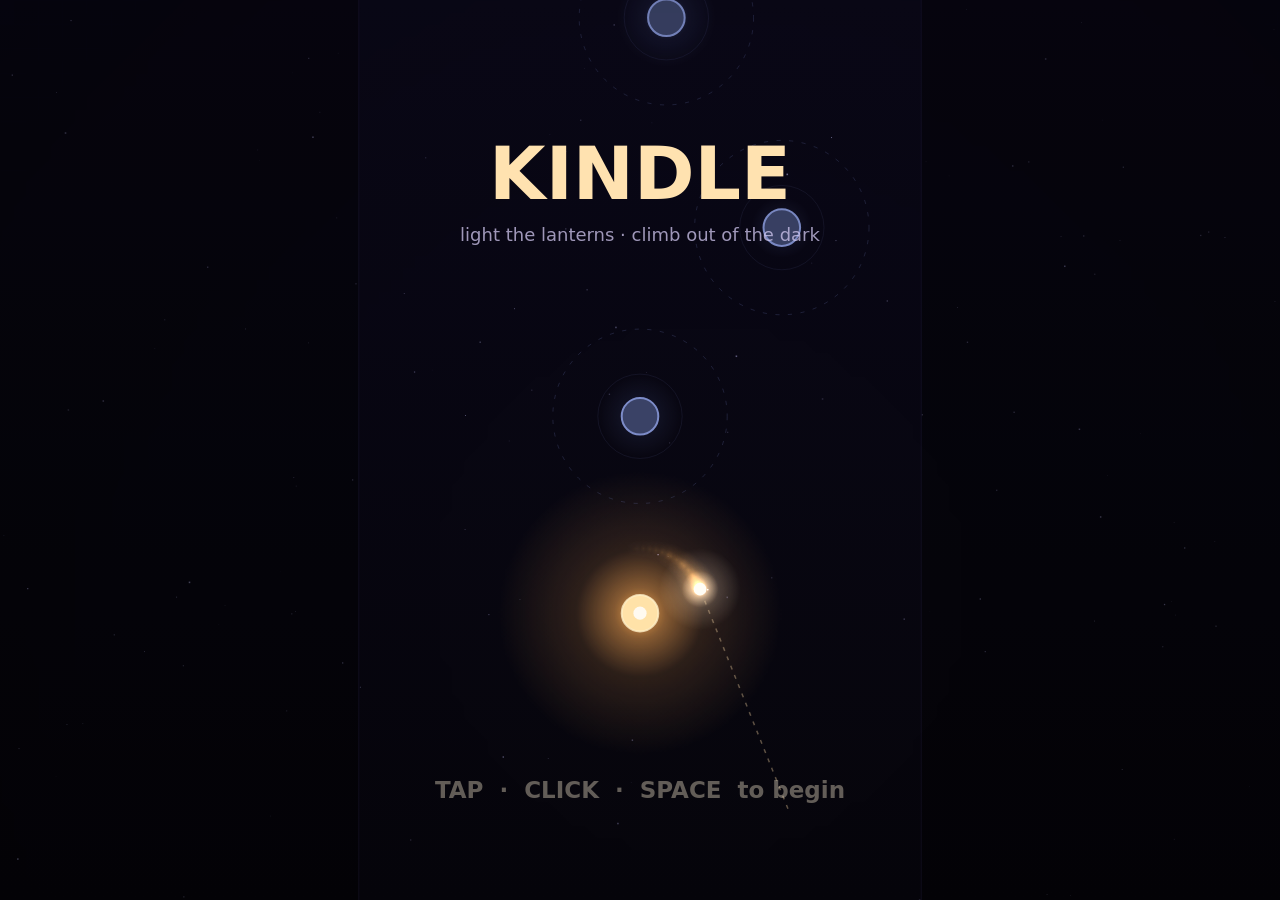
<file: opus-5.5-medium/index.html>
<!doctype html>
<html lang="en">
<head>
<meta charset="UTF-8">
<meta name="viewport" content="width=device-width, initial-scale=1.0, maximum-scale=1.0, user-scalable=no, viewport-fit=cover">
<meta name="theme-color" content="#06060d">
<title>Kindle</title>
<style>
  html, body {
    margin: 0; padding: 0; height: 100%; overflow: hidden;
    background: #06060d; touch-action: none;
    -webkit-user-select: none; user-select: none;
    -webkit-tap-highlight-color: transparent;
    overscroll-behavior: none;
  }
  canvas { display: block; position: fixed; inset: 0; width: 100vw; height: 100vh; height: 100dvh; cursor: pointer; }
</style>
</head>
<body>
<canvas id="c" aria-label="Kindle: tap, click or press Space to leap"></canvas>
<script>
(() => {
'use strict';

// ---------- Setup ----------
const cv = document.getElementById('c');
const ctx = cv.getContext('2d');
const COL = 400;              // playable column width in world units
let cw = 0, ch = 0, dpr = 1, scale = 1, offX = 0, viewW = COL, viewH = 700;

function resize() {
  dpr = Math.min(window.devicePixelRatio || 1, 2);
  cw = window.innerWidth; ch = window.innerHeight;
  cv.width = Math.round(cw * dpr); cv.height = Math.round(ch * dpr);
  scale = Math.min(cw / COL, ch / 640);
  viewW = cw / scale; viewH = ch / scale;
  offX = (cw - COL * scale) / 2;
  buildVignette();
}

const rand = (a, b) => a + Math.random() * (b - a);
const clamp = (v, a, b) => v < a ? a : v > b ? b : v;
const lerp = (a, b, t) => a + (b - a) * t;

// Pre-rendered glow sprite
function makeGlow(r, g, b) {
  const s = 128, c = document.createElement('canvas');
  c.width = c.height = s;
  const x = c.getContext('2d');
  const gr = x.createRadialGradient(s / 2, s / 2, 0, s / 2, s / 2, s / 2);
  gr.addColorStop(0, `rgba(${r},${g},${b},1)`);
  gr.addColorStop(0.18, `rgba(${r},${g},${b},0.55)`);
  gr.addColorStop(0.45, `rgba(${r},${g},${b},0.16)`);
  gr.addColorStop(1, `rgba(${r},${g},${b},0)`);
  x.fillStyle = gr; x.fillRect(0, 0, s, s);
  return c;
}
const GLOW_WARM = makeGlow(255, 170, 70);
const GLOW_GOLD = makeGlow(255, 225, 120);
const GLOW_COLD = makeGlow(110, 140, 220);
const GLOW_WHITE = makeGlow(255, 240, 210);
const GLOW_VIOLET = makeGlow(170, 70, 255);

let vignette = null;
function buildVignette() {
  vignette = document.createElement('canvas');
  vignette.width = 256; vignette.height = 256;
  const x = vignette.getContext('2d');
  const g = x.createRadialGradient(128, 128, 20, 128, 128, 128);
  g.addColorStop(0, 'rgba(3,2,8,0)');
  g.addColorStop(0.55, 'rgba(3,2,8,0.25)');
  g.addColorStop(1, 'rgba(3,2,8,0.92)');
  x.fillStyle = g; x.fillRect(0, 0, 256, 256);
}

// ---------- Audio ----------
let actx = null, master = null;
function initAudio() {
  if (actx) { if (actx.state === 'suspended') actx.resume(); return; }
  try {
    actx = new (window.AudioContext || window.webkitAudioContext)();
    master = actx.createGain(); master.gain.value = 0.5; master.connect(actx.destination);
  } catch (e) { actx = null; }
}
function tone(freq, dur, type = 'sine', vol = 0.3, slideTo = 0, delay = 0) {
  if (!actx) return;
  const t = actx.currentTime + delay;
  const o = actx.createOscillator(), g = actx.createGain();
  o.type = type; o.frequency.setValueAtTime(freq, t);
  if (slideTo) o.frequency.exponentialRampToValueAtTime(slideTo, t + dur);
  g.gain.setValueAtTime(0.0001, t);
  g.gain.exponentialRampToValueAtTime(vol, t + 0.008);
  g.gain.exponentialRampToValueAtTime(0.0001, t + dur);
  o.connect(g); g.connect(master); o.start(t); o.stop(t + dur + 0.02);
}
let noiseBuf = null;
function noise(dur, vol, fFrom, fTo, q = 1) {
  if (!actx) return;
  if (!noiseBuf) {
    noiseBuf = actx.createBuffer(1, actx.sampleRate, actx.sampleRate);
    const d = noiseBuf.getChannelData(0);
    for (let i = 0; i < d.length; i++) d[i] = Math.random() * 2 - 1;
  }
  const t = actx.currentTime;
  const s = actx.createBufferSource(); s.buffer = noiseBuf;
  const f = actx.createBiquadFilter(); f.type = 'bandpass'; f.Q.value = q;
  f.frequency.setValueAtTime(fFrom, t); f.frequency.exponentialRampToValueAtTime(fTo, t + dur);
  const g = actx.createGain();
  g.gain.setValueAtTime(vol, t); g.gain.exponentialRampToValueAtTime(0.0001, t + dur);
  s.connect(f); f.connect(g); g.connect(master); s.start(t); s.stop(t + dur + 0.02);
}
const PENTA = [0, 2, 4, 7, 9];
const noteFreq = (k) => 330 * Math.pow(2, (PENTA[k % 5] + 12 * Math.floor(k / 5)) / 12);
const sfx = {
  leap() { noise(0.18, 0.25, 900, 3000, 0.8); tone(220, 0.12, 'triangle', 0.08, 440); },
  catch(q, k) {
    const f = noteFreq(Math.min(k, 14));
    tone(f, 0.5, 'sine', 0.28); tone(f * 2, 0.35, 'triangle', 0.06);
    if (q === 2) { tone(f * 1.5, 0.6, 'sine', 0.14, 0, 0.06); tone(f * 3, 0.4, 'sine', 0.05, 0, 0.1); }
  },
  mote(k) { tone(1200 + k * 60, 0.12, 'sine', 0.1, 1800 + k * 60); },
  gold() { [0, 4, 7, 12].forEach((s, i) => tone(523 * Math.pow(2, s / 12), 0.4, 'triangle', 0.12, 0, i * 0.05)); },
  tick() { tone(880, 0.05, 'square', 0.04); },
  gutter() { noise(0.4, 0.3, 600, 150, 1.5); tone(200, 0.35, 'sawtooth', 0.06, 90); },
  die() { noise(0.7, 0.45, 400, 60, 0.7); tone(160, 0.8, 'sine', 0.3, 40); },
  start() { tone(392, 0.3, 'sine', 0.15); tone(587, 0.4, 'sine', 0.12, 0, 0.08); }
};
function buzz(ms) { try { if (navigator.vibrate) navigator.vibrate(ms); } catch (e) {} }

// ---------- State ----------
let best = 0;
try { best = +localStorage.getItem('kindle-best') || 0; } catch (e) {}

let state, player, lanterns, wisps, motes, particles, popups, stars;
let score, combo, lit, camY, shake, deadT, deathReason, genCount, lastGen, time, flash, hitStop, newBest, started, tickAcc;

function makeStars() {
  stars = [];
  for (let i = 0; i < 140; i++) {
    stars.push({ x: Math.random(), y: Math.random(), d: rand(0.05, 0.4), s: rand(0.4, 1.6), tw: rand(0, 6.28) });
  }
}

function difficulty() { return Math.min(1, genCount / 70); }

function makeLantern(x, y, opts = {}) {
  const d = difficulty();
  return {
    x, y, baseX: x, r: opts.gold ? 10 : 13,
    cap: opts.gold ? 50 : 62,
    fuseMax: opts.fuse || (lerp(4.6, 2.1, d) * (opts.gold ? 0.7 : 1)),
    fuse: 0, lit: false, out: false, gold: !!opts.gold,
    amp: 0, freq: 0, phase: rand(0, 6.28), pulse: 0, pd: -1, burnT: 0
  };
}

function spawnNext() {
  genCount++;
  const d = difficulty();
  const gap = rand(120, 165) + d * rand(15, 70);
  const px = lastGen.baseX;
  let x, tries = 0;
  do { x = rand(55, 345); tries++; } while ((Math.abs(x - px) < 35 || Math.abs(x - px) > 230) && tries < 20);
  const y = lastGen.y - gap;
  const L = makeLantern(x, y);
  // moving lanterns
  if (genCount > 7 && Math.random() < Math.min(0.55, (genCount - 7) * 0.035)) {
    L.amp = Math.min(rand(25, 45 + d * 45), x - 40, 360 - x);
    L.amp = Math.max(L.amp, 0);
    L.freq = rand(0.5, 0.9 + d * 0.6);
  }
  lanterns.push(L);

  // motes along the line between lanterns
  if (genCount > 2 && Math.random() < 0.55) {
    const n = 3;
    const ox = rand(-25, 25);
    for (let i = 1; i <= n; i++) {
      const t = i / (n + 1);
      motes.push({ x: lerp(px, x, t) + ox * Math.sin(t * Math.PI), y: lerp(lastGen.y, y, t), got: false, ph: rand(0, 6) });
    }
  }

  // bonus gold lantern, off to the side
  if (genCount > 4 && Math.random() < 0.2) {
    const side = x < 200 ? 1 : -1;
    const gx = clamp(x + side * rand(120, 190), 40, 360);
    const gy = y + rand(-50, 40);
    if (Math.abs(gx - x) > 90) lanterns.push(makeLantern(gx, gy, { gold: true }));
  }

  // wisps
  if (genCount > 12 && Math.random() < Math.min(0.6, 0.15 + (genCount - 12) * 0.02)) {
    const my = lerp(lastGen.y, y, rand(0.35, 0.65));
    wisps.push({
      x: 200, y: my, baseX: rand(120, 280), amp: rand(80, 150),
      freq: rand(0.35, 0.7 + d * 0.5), phase: rand(0, 6.28),
      r: rand(12, 16 + d * 6), seed: Math.random() * 100
    });
  }
  lastGen = L;
}

function reset() {
  lanterns = []; wisps = []; motes = []; particles = []; popups = [];
  score = 0; combo = 0; lit = 0; genCount = 0; shake = 0; deadT = 0; time = 0;
  flash = 0; hitStop = 0; newBest = false; started = false; tickAcc = 0;
  const first = makeLantern(200, 0, { fuse: 6 });
  first.lit = true; first.fuse = first.fuseMax;
  lanterns.push(first);
  lastGen = { baseX: 200, y: 0 };
  // gentle opener: straight up
  const second = makeLantern(200, -140);
  lanterns.push(second); lastGen = second; genCount = 1;
  camY = -viewH * 0.66;
  player = { x: 200, y: 50, mode: 'orbit', anchor: first, ang: Math.PI / 2 + 0.6, r: 46, dir: 1, vx: 0, vy: 0, flightT: 0, last: null, trail: [] };
  state = 'ready';
}

function speed() { return 250 + Math.min(lit * 3.2, 170); }

// ---------- Input ----------
function press() {
  initAudio();
  if (state === 'dead') {
    if (deadT > 0.7) { reset(); state = 'play'; started = true; sfx.start(); }
    return;
  }
  if (state === 'ready') { state = 'play'; started = true; sfx.start(); return; }
  if (state === 'play' && player.mode === 'orbit') launch();
}

window.addEventListener('keydown', (e) => {
  if (e.code === 'Space' || e.key === ' ') {
    e.preventDefault();
    if (!e.repeat) press();
  }
});
cv.addEventListener('pointerdown', (e) => { e.preventDefault(); press(); });
cv.addEventListener('contextmenu', (e) => e.preventDefault());
document.addEventListener('touchmove', (e) => e.preventDefault(), { passive: false });

function launch() {
  const p = player, v = speed();
  p.vx = -Math.sin(p.ang) * p.dir * v;
  p.vy = Math.cos(p.ang) * p.dir * v;
  p.mode = 'fly'; p.flightT = 0; p.last = p.anchor;
  p.anchor = null;
  for (const L of lanterns) L.pd = -1;
  sfx.leap();
  burst(p.x, p.y, 8, 255, 200, 120, 60, 0.35);
}

function capture(L, d) {
  const p = player;
  const rx = p.x - L.x, ry = p.y - L.y;
  const cross = rx * p.vy - ry * p.vx;
  p.dir = cross >= 0 ? 1 : -1;
  p.r = Math.max(d, 22);
  p.ang = Math.atan2(ry, rx);
  p.x = L.x + Math.cos(p.ang) * p.r; p.y = L.y + Math.sin(p.ang) * p.r;
  p.mode = 'orbit'; p.anchor = L;
  L.pulse = 1;

  const fresh = !L.lit;
  // quality: 2 perfect, 1 good, 0 loose
  const q = d < 30 ? 2 : d < 46 ? 1 : 0;
  if (fresh) {
    L.lit = true; L.fuse = L.fuseMax; lit++;
    if (q === 2) combo++; else if (q === 0) combo = 0;
    const mult = 1 + combo;
    const pts = (L.gold ? 50 : 10) * mult + (q === 2 ? 5 * mult : 0);
    score += pts;
    const label = q === 2 ? 'PERFECT' : q === 1 ? 'GOOD' : '';
    popup(L.x, L.y - 30, '+' + pts, L.gold ? '#ffe07a' : '#ffc27a', 1);
    if (label) popup(L.x, L.y - 50, label + (combo > 1 && q === 2 ? ' ×' + mult : ''), q === 2 ? '#fff4c8' : '#ffb870', 0.8);
    if (L.gold) sfx.gold();
    sfx.catch(q, lit + combo);
    burst(L.x, L.y, q === 2 ? 26 : 16, 255, L.gold ? 220 : 170, 80, q === 2 ? 170 : 110, 0.7);
    shake = Math.max(shake, q === 2 ? 5 : 3);
    if (q === 2) { hitStop = 0.05; flash = 0.25; }
    buzz(q === 2 ? 18 : 8);
  } else {
    // re-landing on a lit lantern: refresh a little fuse, no score
    L.fuse = Math.max(L.fuse, 1.0);
    sfx.catch(0, 0);
    burst(L.x, L.y, 8, 255, 170, 80, 60, 0.4);
  }
}

// ---------- Effects ----------
function burst(x, y, n, r, g, b, spd, life) {
  for (let i = 0; i < n; i++) {
    const a = Math.random() * Math.PI * 2, s = rand(0.2, 1) * spd;
    particles.push({ x, y, vx: Math.cos(a) * s, vy: Math.sin(a) * s, life: rand(0.5, 1) * life, max: life, r, g, b, size: rand(1.2, 3) });
  }
}
function smoke(x, y, n) {
  for (let i = 0; i < n; i++) {
    particles.push({ x: x + rand(-6, 6), y, vx: rand(-15, 15), vy: rand(-50, -20), life: rand(0.8, 1.4), max: 1.4, r: 120, g: 110, b: 130, size: rand(3, 7), smoke: true });
  }
}
function popup(x, y, text, color, size) { popups.push({ x, y, text, color, size, t: 0 }); }

function die(reason) {
  if (state !== 'play') return;
  state = 'dead'; deadT = 0; deathReason = reason;
  player.mode = 'dead';
  burst(player.x, player.y, 40, 255, 190, 110, 200, 1.1);
  shake = 14;
  sfx.die(); buzz(60);
  if (score > best) { best = score; newBest = true; try { localStorage.setItem('kindle-best', best); } catch (e) {} }
}

// ---------- Update ----------
function update(dt) {
  time += dt;
  if (hitStop > 0) { hitStop -= dt; dt *= 0.15; }

  // world motion
  for (const L of lanterns) {
    if (L.amp) L.x = L.baseX + Math.sin(time * L.freq * 2 + L.phase) * L.amp;
    L.pulse = Math.max(0, L.pulse - dt * 2);
  }
  for (const w of wisps) w.x = w.baseX + Math.sin(time * w.freq * 2 + w.phase) * w.amp;

  const p = player;
  if (state === 'play' || state === 'ready') {
    const v = speed();
    if (p.mode === 'orbit') {
      const L = p.anchor;
      p.ang += p.dir * v / p.r * dt * (state === 'ready' ? 0.55 : 1);
      p.x = L.x + Math.cos(p.ang) * p.r;
      p.y = L.y + Math.sin(p.ang) * p.r;
      if (state === 'play') {
        L.fuse -= dt;
        if (L.fuse < 1.2) {
          tickAcc += dt * (L.fuse < 0.6 ? 2 : 1);
          if (tickAcc > 0.2) { tickAcc = 0; sfx.tick(); }
        }
        if (L.fuse <= 0) {
          L.out = true; L.fuse = 0;
          smoke(L.x, L.y, 14); sfx.gutter();
          popup(L.x, L.y - 30, 'guttered', '#9a8fb0', 0.8);
          launch();
          p.last = L;
        }
      }
    } else if (p.mode === 'fly') {
      p.flightT += dt;
      const steps = 3, sdt = dt / steps;
      for (let s = 0; s < steps && p.mode === 'fly'; s++) {
        p.x += p.vx * sdt; p.y += p.vy * sdt;
        for (const L of lanterns) {
          if (L.out || L === p.last) continue;
          const d = Math.hypot(p.x - L.x, p.y - L.y);
          if (d < L.cap) {
            if (L.pd >= 0 && d > L.pd) { capture(L, L.pd); break; }
            L.pd = d;
          } else L.pd = -1;
        }
      }
      if (p.mode === 'fly') {
        if (p.x < -30 || p.x > COL + 30) die('Drifted off into the void');
        else if (p.flightT > 1.9) die('Lost in the dark');
      }
    }

    // trail
    p.trail.push({ x: p.x, y: p.y });
    if (p.trail.length > 18) p.trail.shift();

    // motes
    for (const m of motes) {
      if (!m.got && Math.hypot(p.x - m.x, p.y - m.y) < 16) {
        m.got = true;
        const pts = 5 * (1 + combo);
        score += pts;
        sfx.mote(combo);
        burst(m.x, m.y, 6, 255, 230, 150, 60, 0.4);
        popup(m.x, m.y - 12, '+' + pts, '#fff0b0', 0.6);
      }
    }
    // wisps
    if (state === 'play') {
      for (const w of wisps) {
        if (Math.hypot(p.x - w.x, p.y - w.y) < w.r + 4) { die('Snuffed by a shade'); break; }
      }
    }

    // camera (only climbs)
    const target = p.y - viewH * 0.62;
    if (target < camY) camY += (target - camY) * Math.min(1, dt * 3.2);
    if (state === 'play' && p.y > camY + viewH + 20) die('Fell into the dark');

    // generation & cleanup
    while (lastGen.y > camY - viewH * 0.6) spawnNext();
    const cut = camY + viewH + 150;
    lanterns = lanterns.filter(L => L.y < cut || L === p.anchor);
    wisps = wisps.filter(w => w.y < cut);
    motes = motes.filter(m => m.y < cut && !m.got);
  } else if (state === 'dead') {
    deadT += dt;
    if (p.trail.length) p.trail.shift();
  }

  for (const q of particles) {
    q.x += q.vx * dt; q.y += q.vy * dt;
    const drag = q.smoke ? 0.98 : 0.94;
    q.vx *= Math.pow(drag, dt * 60); q.vy *= Math.pow(drag, dt * 60);
    q.life -= dt;
  }
  particles = particles.filter(q => q.life > 0);
  for (const u of popups) u.t += dt;
  popups = popups.filter(u => u.t < 1);
  shake = Math.max(0, shake - dt * 30);
  flash = Math.max(0, flash - dt);
}

// ---------- Render ----------
const SX = (x) => offX + x * scale;
const SY = (y) => (y - camY) * scale;

function drawGlow(img, x, y, size, alpha) {
  if (alpha <= 0) return;
  ctx.globalAlpha = alpha;
  const s = size * scale;
  ctx.drawImage(img, SX(x) - s / 2, SY(y) - s / 2, s, s);
}

function render() {
  ctx.setTransform(dpr, 0, 0, dpr, 0, 0);
  const sx = shake ? rand(-shake, shake) : 0, sy = shake ? rand(-shake, shake) : 0;

  // background
  const bg = ctx.createLinearGradient(0, 0, 0, ch);
  const h = clamp(-camY / 20000, 0, 1);
  bg.addColorStop(0, `rgb(${10 + h * 14 | 0},${8 + h * 4 | 0},${24 + h * 20 | 0})`);
  bg.addColorStop(1, '#06050b');
  ctx.fillStyle = bg; ctx.fillRect(0, 0, cw, ch);

  ctx.save();
  ctx.translate(sx, sy);

  // stars (parallax)
  for (const s of stars) {
    const yy = ((s.y * viewH - camY * s.d) % viewH + viewH) % viewH;
    const a = 0.25 + 0.35 * Math.sin(time * 1.5 + s.tw) * 0.5 + 0.2;
    ctx.globalAlpha = a * (0.4 + s.d * 1.5);
    ctx.fillStyle = '#c8c4ff';
    ctx.fillRect(s.x * cw, yy * scale, s.s, s.s);
  }
  ctx.globalAlpha = 1;

  // column edges
  if (offX > 4) {
    ctx.fillStyle = 'rgba(0,0,0,0.35)';
    ctx.fillRect(-20, -20, offX + 20, ch + 40);
    ctx.fillRect(offX + COL * scale, -20, offX + 20, ch + 40);
    ctx.strokeStyle = 'rgba(160,140,255,0.08)'; ctx.lineWidth = 1;
    ctx.beginPath(); ctx.moveTo(offX, 0); ctx.lineTo(offX, ch); ctx.moveTo(offX + COL * scale, 0); ctx.lineTo(offX + COL * scale, ch); ctx.stroke();
  }

  const p = player;
  ctx.globalCompositeOperation = 'lighter';

  // motes
  for (const m of motes) {
    const tw = 0.7 + 0.3 * Math.sin(time * 5 + m.ph);
    drawGlow(GLOW_GOLD, m.x, m.y, 26 * tw, 0.8);
  }

  // lanterns: glow
  for (const L of lanterns) {
    if (SY(L.y) < -120 || SY(L.y) > ch + 120) continue;
    if (L.out) { drawGlow(GLOW_COLD, L.x, L.y, 30, 0.12); continue; }
    const active = L === p.anchor;
    if (L.lit) {
      const f = active ? clamp(L.fuse / L.fuseMax, 0, 1) : 0.35;
      const flick = 0.92 + 0.08 * Math.sin(time * 17 + L.phase) + 0.05 * Math.sin(time * 31);
      drawGlow(L.gold ? GLOW_GOLD : GLOW_WARM, L.x, L.y, (130 + 90 * f + L.pulse * 80) * flick, active ? 0.9 : 0.4);
    } else {
      const breathe = 0.8 + 0.2 * Math.sin(time * 2 + L.phase);
      drawGlow(L.gold ? GLOW_GOLD : GLOW_COLD, L.x, L.y, 70 * breathe, L.gold ? 0.55 : 0.45);
    }
  }

  // wisps glow
  for (const w of wisps) {
    const wob = 1 + 0.15 * Math.sin(time * 6 + w.seed);
    drawGlow(GLOW_VIOLET, w.x, w.y, w.r * 5 * wob, 0.55);
  }

  // particles
  for (const q of particles) {
    if (q.smoke) continue;
    const a = clamp(q.life / q.max, 0, 1);
    ctx.globalAlpha = a;
    ctx.fillStyle = `rgb(${q.r},${q.g},${q.b})`;
    const s = q.size * scale * (0.5 + a);
    ctx.fillRect(SX(q.x) - s / 2, SY(q.y) - s / 2, s, s);
  }

  // player trail + glow
  if (p.mode !== 'dead') {
    for (let i = 0; i < p.trail.length; i++) {
      const t = p.trail[i], a = i / p.trail.length;
      drawGlow(GLOW_WARM, t.x, t.y, 8 + a * 22, a * 0.35);
    }
    const flick = 1 + 0.08 * Math.sin(time * 23);
    drawGlow(GLOW_WHITE, p.x, p.y, 60 * flick, 0.95);
  }
  ctx.globalCompositeOperation = 'source-over';
  ctx.globalAlpha = 1;

  // smoke
  for (const q of particles) {
    if (!q.smoke) continue;
    const a = clamp(q.life / q.max, 0, 1);
    ctx.globalAlpha = a * 0.35;
    ctx.fillStyle = '#6a6278';
    ctx.beginPath(); ctx.arc(SX(q.x), SY(q.y), q.size * scale * (2 - a), 0, 6.283); ctx.fill();
  }
  ctx.globalAlpha = 1;

  // lantern bodies + rings
  for (const L of lanterns) {
    const X = SX(L.x), Y = SY(L.y);
    if (Y < -120 || Y > ch + 120) continue;
    const active = L === p.anchor;
    // capture ring for unlit lanterns
    if (!L.lit && !L.out) {
      ctx.strokeStyle = L.gold ? 'rgba(255,220,120,0.22)' : 'rgba(150,170,255,0.16)';
      ctx.lineWidth = 1;
      ctx.setLineDash([3 * scale, 6 * scale]);
      ctx.lineDashOffset = -time * 10;
      ctx.beginPath(); ctx.arc(X, Y, L.cap * scale, 0, 6.283); ctx.stroke();
      ctx.setLineDash([]);
      // perfect zone hint
      ctx.strokeStyle = L.gold ? 'rgba(255,220,120,0.10)' : 'rgba(150,170,255,0.08)';
      ctx.beginPath(); ctx.arc(X, Y, 30 * scale, 0, 6.283); ctx.stroke();
    }
    // body
    ctx.beginPath(); ctx.arc(X, Y, L.r * scale, 0, 6.283);
    if (L.out) ctx.fillStyle = '#26222f';
    else if (L.lit) ctx.fillStyle = L.gold ? '#fff2b0' : (active ? '#ffe2a8' : '#c98a4a');
    else ctx.fillStyle = L.gold ? '#b8943c' : '#3a4266';
    ctx.fill();
    ctx.lineWidth = 2;
    ctx.strokeStyle = L.out ? '#3a3446' : L.lit ? 'rgba(255,240,200,0.8)' : (L.gold ? '#ffe07a' : '#7d8cc8');
    ctx.stroke();
    // inner flame
    if (L.lit && !L.out) {
      ctx.fillStyle = '#fffaf0';
      ctx.beginPath(); ctx.arc(X, Y, L.r * 0.4 * scale * (0.9 + 0.1 * Math.sin(time * 20 + L.phase)), 0, 6.283); ctx.fill();
    }
    // fuse arc
    if (active && state !== 'ready') {
      const f = clamp(L.fuse / L.fuseMax, 0, 1);
      const danger = L.fuse < 1.2;
      ctx.lineWidth = 3 * scale;
      ctx.strokeStyle = 'rgba(255,255,255,0.08)';
      ctx.beginPath(); ctx.arc(X, Y, (L.r + 6) * scale, 0, 6.283); ctx.stroke();
      ctx.strokeStyle = danger ? (Math.sin(time * 30) > 0 ? '#ff5a3c' : '#ffb070') : '#ffd08a';
      ctx.beginPath(); ctx.arc(X, Y, (L.r + 6) * scale, -Math.PI / 2, -Math.PI / 2 + f * 6.283); ctx.stroke();
    }
  }

  // aim hint: tangent guide, fades out as you learn
  if ((state === 'ready' || state === 'play') && p.mode === 'orbit') {
    const guide = state === 'ready' ? 1 : clamp(1 - (lit - 2) / 6, 0, 1);
    if (guide > 0) {
      const tx = -Math.sin(p.ang) * p.dir, ty = Math.cos(p.ang) * p.dir;
      ctx.strokeStyle = `rgba(255,220,170,${0.35 * guide})`;
      ctx.lineWidth = 1.5;
      ctx.setLineDash([4, 6]);
      ctx.beginPath();
      ctx.moveTo(SX(p.x), SY(p.y));
      const len = 170;
      ctx.lineTo(SX(p.x + tx * len), SY(p.y + ty * len));
      ctx.stroke();
      ctx.setLineDash([]);
    }
  }

  // wisps bodies
  for (const w of wisps) {
    const X = SX(w.x), Y = SY(w.y);
    if (Y < -80 || Y > ch + 80) continue;
    ctx.fillStyle = '#0b0614';
    ctx.beginPath();
    const n = 12;
    for (let i = 0; i <= n; i++) {
      const a = i / n * 6.283;
      const rr = w.r * (1 + 0.22 * Math.sin(a * 3 + time * 5 + w.seed) + 0.12 * Math.sin(a * 5 - time * 7));
      const px = X + Math.cos(a) * rr * scale, py = Y + Math.sin(a) * rr * scale;
      i ? ctx.lineTo(px, py) : ctx.moveTo(px, py);
    }
    ctx.fill();
    ctx.strokeStyle = 'rgba(190,120,255,0.7)'; ctx.lineWidth = 1.5; ctx.stroke();
    // eyes
    ctx.fillStyle = '#e8c8ff';
    const look = clamp((p.x - w.x) / 200, -1, 1) * 2;
    ctx.fillRect(X + (-5 + look) * scale, Y - 2 * scale, 2.5 * scale, 2.5 * scale);
    ctx.fillRect(X + (3 + look) * scale, Y - 2 * scale, 2.5 * scale, 2.5 * scale);
  }

  // player core
  if (p.mode !== 'dead') {
    ctx.fillStyle = '#fffdf5';
    ctx.beginPath(); ctx.arc(SX(p.x), SY(p.y), 4.5 * scale, 0, 6.283); ctx.fill();
  }

  // darkness vignette, tightening as the fuse burns
  let dark = 0.55;
  if (p.anchor && state === 'play') dark = lerp(0.95, 0.45, clamp(p.anchor.fuse / p.anchor.fuseMax, 0, 1));
  else if (p.mode === 'fly') dark = 0.7 + Math.min(p.flightT / 1.9, 1) * 0.3;
  if (state === 'dead') dark = 1;
  const vr = Math.max(cw, ch) * lerp(1.6, 0.9, dark);
  ctx.globalAlpha = 0.5 + dark * 0.5;
  ctx.drawImage(vignette, SX(p.x) - vr, SY(p.y) - vr, vr * 2, vr * 2);
  ctx.fillStyle = 'rgba(3,2,8,0.92)';
  // cover beyond vignette
  const vx0 = SX(p.x) - vr, vy0 = SY(p.y) - vr;
  if (vx0 > -40) ctx.fillRect(-40, -40, vx0 + 41, ch + 80);
  if (vx0 + vr * 2 < cw + 40) ctx.fillRect(vx0 + vr * 2 - 1, -40, cw + 40, ch + 80);
  if (vy0 > -40) ctx.fillRect(-40, -40, cw + 80, vy0 + 41);
  if (vy0 + vr * 2 < ch + 40) ctx.fillRect(-40, vy0 + vr * 2 - 1, cw + 80, ch + 80);
  ctx.globalAlpha = 1;

  // popups
  ctx.textAlign = 'center'; ctx.textBaseline = 'middle';
  for (const u of popups) {
    const a = 1 - u.t;
    ctx.globalAlpha = a;
    ctx.fillStyle = u.color;
    ctx.font = `600 ${Math.round(15 * u.size * scale * (1 + 0.3 * Math.max(0, 0.15 - u.t) / 0.15))}px system-ui, -apple-system, Segoe UI, sans-serif`;
    ctx.fillText(u.text, SX(u.x), SY(u.y - u.t * 30));
  }
  ctx.globalAlpha = 1;
  ctx.restore();

  if (flash > 0) { ctx.fillStyle = `rgba(255,230,180,${flash * 0.25})`; ctx.fillRect(0, 0, cw, ch); }

  drawHUD();
}

function font(px, w = 600) { return `${w} ${Math.round(px)}px system-ui, -apple-system, Segoe UI, sans-serif`; }

function drawHUD() {
  const u = Math.min(scale, 2.2);
  const cx = cw / 2;
  ctx.textAlign = 'center'; ctx.textBaseline = 'top';
  const top = 18 * u;

  if (state === 'play' || state === 'dead') {
    ctx.fillStyle = 'rgba(255,236,200,0.95)';
    ctx.font = font(34 * u, 700);
    ctx.fillText(score, cx, top);
    ctx.font = font(12 * u, 500);
    ctx.fillStyle = 'rgba(200,190,230,0.7)';
    ctx.fillText(lit + ' lanterns lit', cx, top + 40 * u);
    if (combo > 0) {
      ctx.fillStyle = '#ffe9a8';
      ctx.font = font(15 * u, 700);
      ctx.fillText('×' + (1 + combo) + ' perfect chain', cx, top + 58 * u);
    }
  }
  if (best > 0 && state !== 'dead') {
    ctx.textAlign = 'right';
    ctx.font = font(11 * u, 500);
    ctx.fillStyle = 'rgba(200,190,230,0.55)';
    ctx.fillText('BEST ' + best, cw - 14 * u, 14 * u);
  }

  ctx.textAlign = 'center';
  if (state === 'ready') {
    const pulse = 0.6 + 0.4 * Math.sin(time * 3);
    ctx.textBaseline = 'middle';
    if (!started && lit === 0 && score === 0) {
      ctx.fillStyle = '#ffe2b0';
      ctx.font = font(52 * u, 800);
      ctx.fillText('KINDLE', cx, ch * 0.2);
      ctx.fillStyle = 'rgba(210,200,240,0.75)';
      ctx.font = font(13 * u, 500);
      ctx.fillText('light the lanterns · climb out of the dark', cx, ch * 0.2 + 40 * u);
    }
    ctx.globalAlpha = pulse;
    ctx.fillStyle = '#fff2d8';
    ctx.font = font(16 * u, 600);
    ctx.fillText('TAP  ·  CLICK  ·  SPACE  to begin', cx, ch * 0.88);
    ctx.globalAlpha = 1;
  } else if (state === 'play' && lit === 0 && player.mode === 'orbit') {
    ctx.textBaseline = 'middle';
    ctx.globalAlpha = 0.6 + 0.4 * Math.sin(time * 4);
    ctx.fillStyle = '#fff2d8';
    ctx.font = font(15 * u, 600);
    ctx.fillText('leap when the line points at a lantern', cx, ch * 0.88);
    ctx.globalAlpha = 1;
  }

  if (state === 'dead') {
    const a = clamp(deadT / 0.5, 0, 1);
    ctx.globalAlpha = a;
    ctx.fillStyle = 'rgba(4,3,10,0.55)';
    ctx.fillRect(0, 0, cw, ch);
    ctx.textBaseline = 'middle';
    ctx.fillStyle = '#b8aede';
    ctx.font = font(16 * u, 500);
    ctx.fillText(deathReason, cx, ch * 0.36);
    ctx.fillStyle = '#ffe2b0';
    ctx.font = font(60 * u, 800);
    ctx.fillText(score, cx, ch * 0.45);
    ctx.font = font(14 * u, 600);
    ctx.fillStyle = newBest ? '#ffe07a' : 'rgba(210,200,240,0.7)';
    ctx.fillText(newBest ? '★ NEW BEST ★' : 'BEST ' + best, cx, ch * 0.45 + 48 * u);
    if (deadT > 0.7) {
      ctx.globalAlpha = a * (0.6 + 0.4 * Math.sin(time * 3));
      ctx.fillStyle = '#fff2d8';
      ctx.font = font(16 * u, 600);
      ctx.fillText('tap to rekindle', cx, ch * 0.66);
    }
    ctx.globalAlpha = 1;
  }
}

// ---------- Loop ----------
let last = performance.now();
function frame(now) {
  const dt = Math.min(0.033, (now - last) / 1000);
  last = now;
  update(dt);
  render();
  requestAnimationFrame(frame);
}

window.addEventListener('resize', resize);
resize();
makeStars();
reset();
requestAnimationFrame(frame);

// test hook
window.__kindle = { get state() { return state; }, get player() { return player; }, get lanterns() { return lanterns; }, get score() { return score; }, press };
})();
</script>
</body>
</html>
</file>
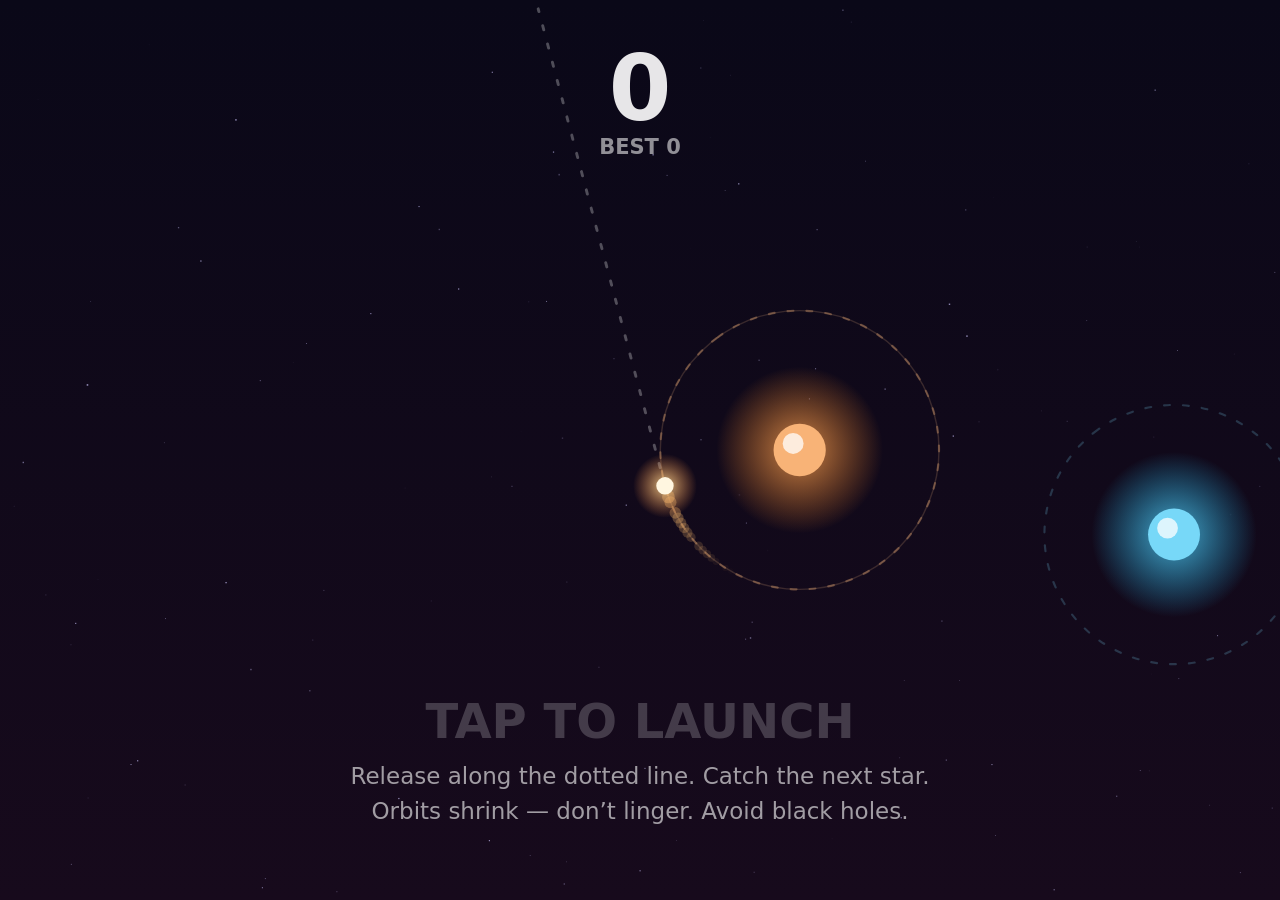
<file: sonnet-5-medium/index.html>
<!DOCTYPE html>
<html lang="en">
<head>
<meta charset="utf-8">
<meta name="viewport" content="width=device-width, initial-scale=1, maximum-scale=1, user-scalable=no, viewport-fit=cover">
<title>Cinder Drift</title>
<style>
  html, body { margin: 0; height: 100%; background: #07060f; overflow: hidden; }
  body { touch-action: none; -webkit-user-select: none; user-select: none; -webkit-tap-highlight-color: transparent; }
  canvas { display: block; width: 100vw; height: 100vh; height: 100dvh; }
</style>
</head>
<body>
<canvas id="c"></canvas>
<script>
(() => {
'use strict';
const cv = document.getElementById('c');
const ctx = cv.getContext('2d');
let W = 0, H = 0, DPR = 1, S = 1;

function resize() {
  DPR = Math.min(window.devicePixelRatio || 1, 2);
  W = window.innerWidth; H = window.innerHeight;
  cv.width = Math.round(W * DPR); cv.height = Math.round(H * DPR);
  S = Math.min(W, H) / 640;
  if (Math.max(W, H) / Math.min(W, H) > 1.2) S = Math.min(W, H) / 620;
}
window.addEventListener('resize', resize);
resize();

// ---------- tuning ----------
const ORBIT_V = 240, FLY_V = 470, MAX_FLY = 640, DECAY = 11;
const rnd = (a, b) => a + Math.random() * (b - a);
const TAU = Math.PI * 2;

// ---------- audio ----------
let AC = null, master = null;
function initAudio() {
  if (AC) { if (AC.state === 'suspended') AC.resume(); return; }
  try {
    AC = new (window.AudioContext || window.webkitAudioContext)();
    master = AC.createGain(); master.gain.value = 0.35; master.connect(AC.destination);
  } catch (e) { AC = null; }
}
function tone(f, dur, type, vol, slideTo) {
  if (!AC) return;
  const t = AC.currentTime, o = AC.createOscillator(), g = AC.createGain();
  o.type = type || 'sine'; o.frequency.setValueAtTime(f, t);
  if (slideTo) o.frequency.exponentialRampToValueAtTime(slideTo, t + dur);
  g.gain.setValueAtTime(vol || 0.3, t); g.gain.exponentialRampToValueAtTime(0.001, t + dur);
  o.connect(g); g.connect(master); o.start(t); o.stop(t + dur + 0.02);
}
const PENT = [0, 2, 4, 7, 9];
function note(i) { return 261.63 * Math.pow(2, (PENT[i % 5] + 12 * Math.floor(i / 5)) / 12); }
function sndLaunch() { tone(300, 0.18, 'triangle', 0.25, 900); }
function sndCapture(streak) { const n = Math.min(streak, 12); tone(note(n), 0.35, 'sine', 0.35); tone(note(n) * 2, 0.25, 'triangle', 0.12); }
function sndDie() { tone(180, 0.7, 'sawtooth', 0.3, 40); tone(90, 0.8, 'square', 0.15, 30); }
function sndTick() { tone(880, 0.05, 'square', 0.06); }

// ---------- state ----------
let planets, hazards, player, cam, state, score, best, streak, fwd, particles, popups, trail, stars, shake, t, deadT, lastNoteT, newBest;
try { best = parseInt(localStorage.getItem('cinderdrift_best') || '0', 10) || 0; } catch (e) { best = 0; }

function makeStars() {
  stars = [];
  for (let i = 0; i < 140; i++) stars.push({ x: Math.random(), y: Math.random(), z: rnd(0.1, 0.6), r: rnd(0.6, 1.6), p: rnd(0, TAU) });
}
makeStars();

function makePlanet(x, y, idx) {
  const diff = Math.min(idx / 40, 1);
  const capR = rnd(72, 100) - diff * 24;
  return { x, y, idx, core: rnd(13, 20), capR, hue: Math.floor(rnd(0, 360)), pulse: rnd(0, TAU), claimed: false };
}

function spawnNext() {
  const last = planets[planets.length - 1];
  const idx = last.idx + 1;
  const diff = Math.min(idx / 40, 1);
  const ang = rnd(-0.85, 0.85);
  const base = Math.atan2(fwd.y, fwd.x) + ang;
  const dist = rnd(250, 320) + diff * 90;
  const p = makePlanet(last.x + Math.cos(base) * dist, last.y + Math.sin(base) * dist, idx);
  planets.push(p);
  if (idx >= 6 && Math.random() < Math.min(0.25 + diff * 0.45, 0.65)) {
    const mx = (last.x + p.x) / 2, my = (last.y + p.y) / 2;
    const dx = p.x - last.x, dy = p.y - last.y, l = Math.hypot(dx, dy);
    const side = Math.random() < 0.5 ? -1 : 1, off = rnd(40, 80) * side;
    hazards.push({ x: mx - dy / l * off, y: my + dx / l * off, r: rnd(24, 32), ph: rnd(0, TAU) });
  }
}

function reset(startReady) {
  const portrait = H > W;
  fwd = portrait ? { x: 0, y: -1 } : { x: 1, y: 0 };
  planets = []; hazards = []; particles = []; popups = []; trail = [];
  const p0 = makePlanet(0, 0, 0); p0.capR = 96; p0.core = 18; p0.hue = 28; p0.claimed = true;
  planets.push(p0);
  for (let i = 0; i < 6; i++) spawnNext();
  player = { x: 96, y: 0, a: 0, d: 1, r: 96, cur: p0, mode: 'orbit', vx: 0, vy: 0, fly: 0, ignore: null, lap: 0, orbT: 0, lastA: 0 };
  cam = { x: 0, y: 0 };
  cam.x = p0.x - fwd.x * 100; cam.y = p0.y - fwd.y * 100;
  score = 0; streak = 0; shake = 0; t = 0; deadT = 0; newBest = false; lastNoteT = 0;
  state = startReady ? 'ready' : 'play';
}
reset(true);

function setBest() {
  if (score > best) { best = score; newBest = true; try { localStorage.setItem('cinderdrift_best', String(best)); } catch (e) {} }
}

function burst(x, y, n, hue, spd, life) {
  for (let i = 0; i < n; i++) {
    const a = rnd(0, TAU), s = rnd(0.2, 1) * spd;
    particles.push({ x, y, vx: Math.cos(a) * s, vy: Math.sin(a) * s, life: rnd(0.5, 1) * (life || 0.8), max: life || 0.8, hue, size: rnd(1.5, 3.5) });
  }
}
function popup(x, y, text, hue) { popups.push({ x, y, text, hue, life: 1 }); }

// ---------- input ----------
function press() {
  initAudio();
  if (state === 'dead') { if (deadT > 0.55) reset(false); return; }
  if (state === 'ready') state = 'play';
  if (player.mode === 'orbit') launch();
}
function launch() {
  const p = player;
  const tx = -Math.sin(p.a) * p.d, ty = Math.cos(p.a) * p.d;
  p.vx = tx * FLY_V; p.vy = ty * FLY_V; p.mode = 'fly'; p.fly = 0; p.ignore = p.cur;
  sndLaunch();
  burst(p.x, p.y, 10, 190, 120, 0.4);
  shake = Math.max(shake, 2);
}
window.addEventListener('keydown', e => {
  if (e.code === 'Space' || e.key === ' ') { e.preventDefault(); if (!e.repeat) press(); }
});
cv.addEventListener('pointerdown', e => { e.preventDefault(); press(); });
window.addEventListener('contextmenu', e => e.preventDefault());

function die(why) {
  if (state === 'dead') return;
  state = 'dead'; deadT = 0; streak = 0;
  setBest();
  sndDie();
  burst(player.x, player.y, 46, 12, 320, 1.1);
  burst(player.x, player.y, 20, 45, 200, 1.2);
  shake = 16;
  player.mode = 'dead'; player.why = why;
}

// ---------- update ----------
function playerPos() { return player; }

function update(dt) {
  t += dt;
  const p = player;
  if (state === 'dead') deadT += dt;

  if (state === 'play' || state === 'ready') {
    if (p.mode === 'orbit') {
      const c = p.cur;
      if (state === 'play') {
        p.r -= DECAY * (1 + Math.min(score, 30) * 0.03) * dt;
        if (p.r <= c.core + 4) { p.x = c.x + Math.cos(p.a) * p.r; p.y = c.y + Math.sin(p.a) * p.r; die('burn'); }
        if (p.r < c.core + 22 && Math.floor(t * 8) !== Math.floor((t - dt) * 8)) sndTick();
      }
      const w = ORBIT_V / p.r * p.d;
      p.a += w * dt; p.orbT += dt; p.lap += Math.abs(w) * dt;
      p.x = c.x + Math.cos(p.a) * p.r; p.y = c.y + Math.sin(p.a) * p.r;
    } else if (p.mode === 'fly') {
      const steps = 4, sdt = dt / steps;
      for (let s = 0; s < steps && p.mode === 'fly' && state !== 'dead'; s++) {
        p.x += p.vx * sdt; p.y += p.vy * sdt; p.fly += FLY_V * sdt;
        // hazards
        for (const h of hazards) {
          if (Math.hypot(p.x - h.x, p.y - h.y) < h.r) { die('void'); break; }
        }
        if (state === 'dead') break;
        for (const pl of planets) {
          const d = Math.hypot(p.x - pl.x, p.y - pl.y);
          if (pl === p.ignore) { if (d > pl.capR + 8) p.ignore = null; continue; }
          if (d < pl.core) { die('burn'); break; }
          if (d < pl.capR) { capture(pl, d); break; }
        }
      }
      if (p.mode === 'fly' && p.fly > MAX_FLY) die('lost');
      if (p.mode === 'fly') {
        trail.push({ x: p.x, y: p.y, l: 0.5 });
      }
    }
  }
  if (p.mode === 'orbit') trail.push({ x: p.x, y: p.y, l: 0.35 });
  for (const q of trail) q.l -= dt;
  while (trail.length && trail[0].l <= 0) trail.shift();

  // world upkeep
  while (planets[planets.length - 1].idx < player.cur.idx + 7) spawnNext();
  while (planets.length > 14 && planets[0] !== p.cur && planets[0] !== p.ignore) planets.shift();
  for (let i = hazards.length - 1; i >= 0; i--) {
    if (Math.hypot(hazards[i].x - p.x, hazards[i].y - p.y) > 1400) hazards.splice(i, 1);
  }

  // particles / popups
  for (let i = particles.length - 1; i >= 0; i--) {
    const q = particles[i]; q.life -= dt;
    if (q.life <= 0) { particles.splice(i, 1); continue; }
    q.x += q.vx * dt; q.y += q.vy * dt; q.vx *= 0.97; q.vy *= 0.97;
  }
  for (let i = popups.length - 1; i >= 0; i--) {
    const q = popups[i]; q.life -= dt * 0.9; q.y -= 40 * dt;
    if (q.life <= 0) popups.splice(i, 1);
  }
  shake = Math.max(0, shake - dt * 30);

  // camera
  let tx, ty;
  if (p.mode === 'orbit' || p.mode === 'dead') { tx = p.cur.x - fwd.x * 110; ty = p.cur.y - fwd.y * 110; if (p.mode === 'dead') { tx = p.x; ty = p.y; } }
  else { tx = p.x + p.vx * 0.12 - fwd.x * 60; ty = p.y + p.vy * 0.12 - fwd.y * 60; }
  const k = 1 - Math.pow(0.002, dt);
  cam.x += (tx - cam.x) * k; cam.y += (ty - cam.y) * k;
}

function capture(pl, d) {
  const p = player;
  const relx = p.x - pl.x, rely = p.y - pl.y;
  const cross = relx * p.vy - rely * p.vx;
  p.d = cross >= 0 ? 1 : -1;
  p.a = Math.atan2(rely, relx);
  p.r = Math.max(d, pl.core + 26);
  p.cur = pl; p.mode = 'orbit'; p.ignore = null;
  const lapDone = p.lap; p.lap = 0; p.orbT = 0;
  const fresh = !pl.claimed && pl.idx > 0;
  if (fresh) {
    pl.claimed = true;
    const fast = lapDone < TAU * 1.0;
    streak = fast ? streak + 1 : 0;
    const bonus = Math.min(streak, 6);
    const pts = 1 + bonus;
    score += pts;
    sndCapture(streak);
    popup(pl.x, pl.y - pl.capR - 10, '+' + pts + (streak > 1 ? '  ×' + streak : ''), pl.hue);
    burst(pl.x, pl.y, 24 + streak * 3, pl.hue, 220, 0.9);
    shake = 4 + Math.min(streak, 6);
  } else {
    sndCapture(0);
    burst(p.x, p.y, 10, pl.hue, 100, 0.5);
  }
}

// ---------- draw ----------
function draw() {
  const sx = (x) => (x - cam.x) * S + W / 2, sy = (y) => (y - cam.y) * S + H / 2;
  ctx.setTransform(DPR, 0, 0, DPR, 0, 0);
  const bg = ctx.createLinearGradient(0, 0, 0, H);
  bg.addColorStop(0, '#0a0818'); bg.addColorStop(1, '#170a1c');
  ctx.fillStyle = bg; ctx.fillRect(0, 0, W, H);

  // stars parallax
  for (const s of stars) {
    let x = ((s.x * W - cam.x * S * s.z) % W + W) % W;
    let y = ((s.y * H - cam.y * S * s.z) % H + H) % H;
    ctx.globalAlpha = 0.35 + 0.35 * Math.sin(t * 1.5 + s.p);
    ctx.fillStyle = '#cfc8ff';
    ctx.fillRect(x, y, s.r, s.r);
  }
  ctx.globalAlpha = 1;

  let ox = 0, oy = 0;
  if (shake > 0) { ox = rnd(-shake, shake); oy = rnd(-shake, shake); }
  ctx.setTransform(DPR * S, 0, 0, DPR * S, DPR * (W / 2 - cam.x * S + ox), DPR * (H / 2 - cam.y * S + oy));

  // hazards
  for (const h of hazards) {
    const pr = 1 + Math.sin(t * 3 + h.ph) * 0.08;
    const g = ctx.createRadialGradient(h.x, h.y, h.r * 0.3, h.x, h.y, h.r * 2.2);
    g.addColorStop(0, 'rgba(255,40,70,0.35)'); g.addColorStop(1, 'rgba(255,40,70,0)');
    ctx.fillStyle = g; ctx.beginPath(); ctx.arc(h.x, h.y, h.r * 2.2, 0, TAU); ctx.fill();
    ctx.fillStyle = '#000'; ctx.beginPath(); ctx.arc(h.x, h.y, h.r * pr, 0, TAU); ctx.fill();
    ctx.strokeStyle = '#ff3355'; ctx.lineWidth = 2;
    ctx.beginPath(); ctx.arc(h.x, h.y, h.r * pr, 0, TAU); ctx.stroke();
    ctx.save(); ctx.translate(h.x, h.y); ctx.rotate(t * 1.2 + h.ph);
    ctx.strokeStyle = 'rgba(255,90,110,0.6)'; ctx.setLineDash([6, 8]);
    ctx.beginPath(); ctx.arc(0, 0, h.r * 1.35, 0, TAU); ctx.stroke(); ctx.restore();
    ctx.setLineDash([]);
  }

  // planets
  for (const pl of planets) {
    const isCur = pl === player.cur && player.mode === 'orbit';
    const hue = pl.hue;
    const danger = isCur && state === 'play' ? Math.max(0, 1 - (player.r - pl.core) / 40) : 0;
    // capture ring
    ctx.save(); ctx.translate(pl.x, pl.y); ctx.rotate(t * 0.15 + pl.pulse);
    ctx.strokeStyle = `hsla(${hue},80%,70%,${isCur ? 0.35 : 0.22})`;
    ctx.lineWidth = 1.5; ctx.setLineDash([4, 9]);
    ctx.beginPath(); ctx.arc(0, 0, pl.capR, 0, TAU); ctx.stroke(); ctx.restore(); ctx.setLineDash([]);
    if (isCur) {
      ctx.strokeStyle = `hsla(${hue},90%,75%,0.18)`; ctx.lineWidth = 1;
      ctx.beginPath(); ctx.arc(pl.x, pl.y, player.r, 0, TAU); ctx.stroke();
    }
    // glow
    const gr = pl.core * 3.2 * (1 + Math.sin(t * 2 + pl.pulse) * 0.06);
    const g = ctx.createRadialGradient(pl.x, pl.y, pl.core * 0.4, pl.x, pl.y, gr);
    g.addColorStop(0, `hsla(${hue},95%,${65 + danger * 10}%,0.7)`); g.addColorStop(1, `hsla(${hue},95%,55%,0)`);
    ctx.fillStyle = g; ctx.beginPath(); ctx.arc(pl.x, pl.y, gr, 0, TAU); ctx.fill();
    ctx.fillStyle = danger > 0 ? `hsl(${hue - danger * 30},100%,${72 - danger * 12}%)` : `hsl(${hue},90%,72%)`;
    ctx.beginPath(); ctx.arc(pl.x, pl.y, pl.core, 0, TAU); ctx.fill();
    ctx.fillStyle = 'rgba(255,255,255,0.75)';
    ctx.beginPath(); ctx.arc(pl.x - pl.core * 0.25, pl.y - pl.core * 0.25, pl.core * 0.4, 0, TAU); ctx.fill();
  }

  const p = player;
  // aim guide
  if (p.mode === 'orbit' && state !== 'dead') {
    const tx = -Math.sin(p.a) * p.d, ty = Math.cos(p.a) * p.d;
    ctx.strokeStyle = 'rgba(255,255,255,0.28)'; ctx.lineWidth = 2; ctx.setLineDash([3, 10]);
    ctx.lineCap = 'round';
    ctx.beginPath(); ctx.moveTo(p.x, p.y); ctx.lineTo(p.x + tx * 340, p.y + ty * 340); ctx.stroke();
    ctx.setLineDash([]);
  }

  // trail
  for (const q of trail) {
    const a = Math.max(0, q.l) / 0.5;
    ctx.fillStyle = `rgba(255,190,110,${a * 0.6})`;
    ctx.beginPath(); ctx.arc(q.x, q.y, 2 + a * 4, 0, TAU); ctx.fill();
  }

  // particles
  ctx.globalCompositeOperation = 'lighter';
  for (const q of particles) {
    const a = q.life / q.max;
    ctx.fillStyle = `hsla(${q.hue},100%,60%,${a})`;
    ctx.beginPath(); ctx.arc(q.x, q.y, q.size * (0.4 + a), 0, TAU); ctx.fill();
  }
  ctx.globalCompositeOperation = 'source-over';

  // player
  if (p.mode !== 'dead') {
    const g = ctx.createRadialGradient(p.x, p.y, 0, p.x, p.y, 22);
    g.addColorStop(0, 'rgba(255,220,150,0.85)'); g.addColorStop(1, 'rgba(255,140,60,0)');
    ctx.fillStyle = g; ctx.beginPath(); ctx.arc(p.x, p.y, 22, 0, TAU); ctx.fill();
    ctx.fillStyle = '#fff6e0'; ctx.beginPath(); ctx.arc(p.x, p.y, 6, 0, TAU); ctx.fill();
  }

  // popups
  ctx.textAlign = 'center';
  for (const q of popups) {
    ctx.globalAlpha = Math.min(1, q.life * 1.5);
    ctx.fillStyle = `hsl(${q.hue},100%,78%)`;
    ctx.font = 'bold 26px system-ui, sans-serif';
    ctx.fillText(q.text, q.x, q.y);
  }
  ctx.globalAlpha = 1;

  // ---------- HUD ----------
  ctx.setTransform(DPR, 0, 0, DPR, 0, 0);
  ctx.textAlign = 'center';
  const u = Math.min(W, H) / 640;
  ctx.fillStyle = '#fff';
  ctx.font = `800 ${Math.round(64 * Math.max(u, 0.7))}px system-ui, sans-serif`;
  ctx.globalAlpha = state === 'dead' ? 0.35 : 0.9;
  ctx.fillText(score, W / 2, 30 + 64 * Math.max(u, 0.7));
  ctx.globalAlpha = 1;
  ctx.font = `600 ${Math.round(15 * Math.max(u, 0.8))}px system-ui, sans-serif`;
  ctx.fillStyle = 'rgba(255,255,255,0.55)';
  ctx.fillText('BEST ' + best, W / 2, 30 + 64 * Math.max(u, 0.7) + 24 * Math.max(u, 0.8));
  if (streak > 1 && state === 'play') {
    ctx.fillStyle = '#ffd08a';
    ctx.font = `700 ${Math.round(18 * Math.max(u, 0.8))}px system-ui, sans-serif`;
    ctx.fillText('STREAK ×' + streak, W / 2, 30 + 64 * Math.max(u, 0.7) + 50 * Math.max(u, 0.8));
  }

  const big = Math.round(34 * Math.max(u, 0.75)), small = Math.round(16 * Math.max(u, 0.85));
  if (state === 'ready') {
    const a = 0.6 + 0.4 * Math.sin(t * 4);
    ctx.fillStyle = `rgba(255,255,255,${a})`;
    ctx.font = `800 ${big}px system-ui, sans-serif`;
    ctx.fillText('TAP TO LAUNCH', W / 2, H * 0.82);
    ctx.font = `500 ${small}px system-ui, sans-serif`;
    ctx.fillStyle = 'rgba(255,255,255,0.6)';
    ctx.fillText('Release along the dotted line. Catch the next star.', W / 2, H * 0.82 + small * 2);
    ctx.fillText('Orbits shrink — don’t linger. Avoid black holes.', W / 2, H * 0.82 + small * 3.5);
  }
  if (state === 'dead') {
    ctx.fillStyle = 'rgba(5,3,12,0.55)'; ctx.fillRect(0, 0, W, H);
    ctx.fillStyle = '#ff8a6a';
    ctx.font = `800 ${Math.round(big * 1.3)}px system-ui, sans-serif`;
    const msg = player.why === 'burn' ? 'BURNED UP' : player.why === 'void' ? 'SWALLOWED' : 'ADRIFT';
    ctx.fillText(msg, W / 2, H * 0.4);
    ctx.fillStyle = '#fff';
    ctx.font = `800 ${Math.round(big * 1.6)}px system-ui, sans-serif`;
    ctx.fillText(score, W / 2, H * 0.4 + big * 2);
    ctx.font = `600 ${small}px system-ui, sans-serif`;
    ctx.fillStyle = newBest ? '#ffd08a' : 'rgba(255,255,255,0.6)';
    ctx.fillText(newBest ? 'NEW BEST!' : 'BEST ' + best, W / 2, H * 0.4 + big * 3.1);
    if (deadT > 0.55) {
      ctx.globalAlpha = 0.6 + 0.4 * Math.sin(t * 5 + deadT * 5);
      ctx.fillStyle = '#fff'; ctx.font = `800 ${Math.round(big * 0.8)}px system-ui, sans-serif`;
      ctx.fillText('TAP TO RETRY', W / 2, H * 0.4 + big * 5);
      ctx.globalAlpha = 1;
    }
  }
}

let last = performance.now();
function frame(now) {
  const dt = Math.min((now - last) / 1000, 1 / 20); last = now;
  update(dt); draw();
  requestAnimationFrame(frame);
}
requestAnimationFrame(frame);
})();
</script>
</body>
</html>
</file>
<file: gemini-3.5-flash/styles.css>
/* Modern Cyberpunk Synthwave Styles for Q-Swing */

:root {
  --bg-color: #03030c;
  --panel-bg: rgba(6, 6, 20, 0.85);
  --panel-border: rgba(0, 242, 254, 0.2);
  --neon-cyan: #00f2fe;
  --neon-pink: #ff007f;
  --neon-blue: #4facfe;
  --neon-green: #00ff87;
  --neon-gold: #ffd700;
  --neon-red: #ff3333;
  --font-display: 'Orbitron', -apple-system, BlinkMacSystemFont, "Segoe UI", Roboto, sans-serif;
  --font-mono: 'Share Tech Mono', monospace;
}

* {
  box-sizing: border-box;
  margin: 0;
  padding: 0;
  user-select: none;
  -webkit-user-select: none;
  -webkit-touch-callout: none;
}

html, body {
  width: 100%;
  height: 100%;
  overflow: hidden;
  background-color: var(--bg-color);
  font-family: var(--font-mono);
  color: #e0e0f0;
}

#game-container {
  position: relative;
  width: 100vw;
  height: 100vh;
  display: flex;
  justify-content: center;
  align-items: center;
  background: radial-gradient(circle at center, #0a0a23 0%, #03030c 100%);
}

#gameCanvas {
  display: block;
  width: 100%;
  height: 100%;
  max-width: 100%;
  max-height: 100%;
  background: transparent;
}

/* Layering system for standard UI and Screens */
.ui-layer {
  position: absolute;
  top: 0;
  left: 0;
  width: 100%;
  height: 100%;
  pointer-events: none;
  z-index: 10;
}

.screen-layer {
  position: absolute;
  top: 0;
  left: 0;
  width: 100%;
  height: 100%;
  display: flex;
  flex-direction: column;
  justify-content: center;
  align-items: center;
  background-color: rgba(3, 3, 12, 0.75);
  backdrop-filter: blur(4px);
  -webkit-backdrop-filter: blur(4px);
  z-index: 20;
  opacity: 0;
  visibility: hidden;
  transition: opacity 0.4s ease, visibility 0.4s ease;
  padding: 20px;
  text-align: center;
}

.screen-layer.active {
  opacity: 1;
  visibility: visible;
}

/* TOP HUD */
.top-bar {
  position: absolute;
  top: 0;
  left: 0;
  width: 100%;
  display: flex;
  justify-content: space-between;
  align-items: center;
  padding: 16px 24px;
  box-sizing: border-box;
}

.stat-box {
  display: flex;
  flex-direction: column;
  background: var(--panel-bg);
  border: 1px solid var(--panel-border);
  padding: 6px 16px;
  border-radius: 4px;
  min-width: 100px;
  backdrop-filter: blur(2px);
  box-shadow: 0 0 15px rgba(0, 242, 254, 0.05);
}

.center-stat {
  min-width: 140px;
  align-items: center;
  border-color: rgba(255, 0, 127, 0.2);
  box-shadow: 0 0 15px rgba(255, 0, 127, 0.05);
}

.right-stat {
  align-items: flex-end;
}

.label {
  font-size: 10px;
  letter-spacing: 2px;
  color: #8a8ab0;
  margin-bottom: 2px;
}

.value {
  font-family: var(--font-display);
  font-weight: 900;
  font-size: 18px;
  letter-spacing: 1px;
  text-shadow: 0 0 8px rgba(224, 224, 240, 0.4);
}

.cyan {
  color: var(--neon-cyan);
  text-shadow: 0 0 8px rgba(0, 242, 254, 0.6);
}

.magenta {
  color: var(--neon-pink);
  text-shadow: 0 0 8px rgba(255, 0, 127, 0.6);
}

.gold {
  color: var(--neon-gold);
  text-shadow: 0 0 8px rgba(255, 215, 0, 0.6);
}

/* Shield Bar representation */
.shield-container {
  position: relative;
  width: 90px;
  height: 12px;
  background: rgba(255, 255, 255, 0.05);
  border: 1px solid rgba(0, 242, 254, 0.3);
  margin-top: 4px;
  overflow: hidden;
  border-radius: 2px;
}

.shield-bar {
  width: 100%;
  height: 100%;
  background: linear-gradient(90deg, var(--neon-blue), var(--neon-cyan));
  box-shadow: 0 0 10px var(--neon-cyan);
  transition: width 0.3s cubic-bezier(0.1, 0.8, 0.2, 1);
}

.shield-grid {
  position: absolute;
  top: 0;
  left: 0;
  width: 100%;
  height: 100%;
  display: flex;
}

.shield-cell {
  flex: 1;
  border-right: 1px solid rgba(3, 3, 12, 0.6);
}
.shield-cell:last-child {
  border-right: none;
}

/* Audio button floating style */
.icon-btn {
  position: absolute;
  bottom: 20px;
  right: 20px;
  width: 44px;
  height: 44px;
  background: var(--panel-bg);
  border: 1px solid var(--panel-border);
  border-radius: 50%;
  display: flex;
  justify-content: center;
  align-items: center;
  cursor: pointer;
  pointer-events: auto;
  z-index: 100;
  outline: none;
  box-shadow: 0 0 10px rgba(0, 242, 254, 0.1);
  transition: background 0.2s, transform 0.1s, border-color 0.2s;
}

.icon-btn:hover {
  background: rgba(0, 242, 254, 0.1);
  border-color: var(--neon-cyan);
}

.icon-btn:active {
  transform: scale(0.92);
}

.svg-icon {
  width: 20px;
  height: 20px;
  fill: var(--neon-cyan);
  filter: drop-shadow(0 0 4px var(--neon-cyan));
  transition: fill 0.2s, filter 0.2s;
}

.svg-icon.hidden {
  display: none;
}

/* START SCREEN */
.glitch-title {
  font-family: var(--font-display);
  font-weight: 900;
  font-size: 5rem;
  letter-spacing: 4px;
  color: #fff;
  position: relative;
  text-shadow: 0.05em 0 0 rgba(255, 0, 127, 0.75),
               -0.025em -0.05em 0 rgba(0, 242, 254, 0.75),
               0.025em 0.05em 0 rgba(0, 255, 135, 0.75);
  animation: glitch 1.2s infinite;
  margin-bottom: 2px;
}

.subtitle {
  font-family: var(--font-display);
  font-weight: 700;
  font-size: 1.1rem;
  letter-spacing: 6px;
  color: var(--neon-cyan);
  text-shadow: 0 0 10px rgba(0, 242, 254, 0.5);
  margin-bottom: 30px;
}

.instructions-card {
  background: var(--panel-bg);
  border: 1px solid var(--panel-border);
  border-radius: 8px;
  padding: 20px 24px;
  max-width: 440px;
  width: 100%;
  box-shadow: 0 0 30px rgba(0, 242, 254, 0.08);
  margin-bottom: 25px;
}

.control-tip {
  font-size: 11px;
  color: #8a8ab0;
  letter-spacing: 3px;
  margin-bottom: 8px;
}

.control-badge {
  font-family: var(--font-display);
  font-weight: 900;
  font-size: 16px;
  background: linear-gradient(135deg, var(--neon-pink) 0%, #a300ff 100%);
  color: white;
  padding: 8px 18px;
  border-radius: 4px;
  display: inline-block;
  letter-spacing: 1.5px;
  margin-bottom: 20px;
  box-shadow: 0 0 15px rgba(255, 0, 127, 0.3);
}

.instructions-list {
  text-align: left;
  list-style: none;
}

.instructions-list li {
  font-size: 13px;
  margin-bottom: 10px;
  line-height: 1.5;
  display: flex;
  align-items: flex-start;
}

.instructions-list li:last-child {
  margin-bottom: 0;
}

.bullet {
  display: inline-block;
  width: 8px;
  height: 8px;
  border-radius: 50%;
  margin-top: 5px;
  margin-right: 12px;
  flex-shrink: 0;
  box-shadow: 0 0 6px currentColor;
}

.bullet.cyan { background-color: var(--neon-cyan); color: var(--neon-cyan); }
.bullet.gold { background-color: var(--neon-gold); color: var(--neon-gold); }
.bullet.red { background-color: var(--neon-red); color: var(--neon-red); }

.high-score-display {
  font-size: 14px;
  letter-spacing: 2px;
  color: #8a8ab0;
  margin-bottom: 40px;
}

.high-score-display span {
  font-family: var(--font-display);
  font-weight: 700;
  color: var(--neon-gold);
  text-shadow: 0 0 8px rgba(255, 215, 0, 0.4);
}

.start-prompt {
  font-family: var(--font-display);
  font-weight: 700;
  font-size: 13px;
  letter-spacing: 3px;
  color: #fff;
  text-shadow: 0 0 10px #fff;
}

/* GAME OVER SCREEN */
.gameover-title {
  font-family: var(--font-display);
  font-weight: 900;
  font-size: 3.5rem;
  letter-spacing: 3px;
  color: var(--neon-red);
  text-shadow: 0 0 15px rgba(255, 51, 51, 0.6);
  margin-bottom: 24px;
  animation: pulse-red 2s infinite;
}

.gameover-stats {
  background: var(--panel-bg);
  border: 1px solid rgba(255, 51, 51, 0.2);
  border-radius: 8px;
  padding: 24px 32px;
  max-width: 320px;
  width: 100%;
  display: flex;
  flex-direction: column;
  gap: 16px;
  box-shadow: 0 0 30px rgba(255, 51, 51, 0.05);
  margin-bottom: 40px;
}

.gameover-stat {
  display: flex;
  flex-direction: column;
  align-items: center;
}

.gameover-stat .label {
  font-size: 11px;
}

.gameover-stat .value {
  font-size: 28px;
}

#new-high-score-badge {
  margin-top: 4px;
}

#new-high-score-badge .value {
  font-size: 16px;
  letter-spacing: 2px;
}

.restart-prompt {
  font-family: var(--font-display);
  font-weight: 700;
  font-size: 13px;
  letter-spacing: 3px;
  color: var(--neon-cyan);
  text-shadow: 0 0 10px rgba(0, 242, 254, 0.4);
}

/* UTILITY ANIMATIONS */
.blink {
  animation: blink 1.2s infinite;
}

@keyframes blink {
  0%, 100% { opacity: 0.2; }
  50% { opacity: 1; }
}

@keyframes pulse-red {
  0%, 100% { text-shadow: 0 0 10px rgba(255, 51, 51, 0.5); }
  50% { text-shadow: 0 0 25px rgba(255, 51, 51, 0.8), 0 0 5px rgba(255, 51, 51, 0.4); }
}

/* Glitch Effect for Title */
@keyframes glitch {
  0% {
    text-shadow: 0.05em 0 0 rgba(255, 0, 127, 0.75),
                 -0.025em -0.05em 0 rgba(0, 242, 254, 0.75),
                 0.025em 0.05em 0 rgba(0, 255, 135, 0.75);
  }
  14% {
    text-shadow: 0.05em 0 0 rgba(255, 0, 127, 0.75),
                 -0.025em -0.05em 0 rgba(0, 242, 254, 0.75),
                 0.025em 0.05em 0 rgba(0, 255, 135, 0.75);
  }
  15% {
    text-shadow: -0.05em -0.025em 0 rgba(255, 0, 127, 0.75),
                 0.025em 0.025em 0 rgba(0, 242, 254, 0.75),
                 -0.05em -0.05em 0 rgba(0, 255, 135, 0.75);
  }
  49% {
    text-shadow: -0.05em -0.025em 0 rgba(255, 0, 127, 0.75),
                 0.025em 0.025em 0 rgba(0, 242, 254, 0.75),
                 -0.05em -0.05em 0 rgba(0, 255, 135, 0.75);
  }
  50% {
    text-shadow: 0.025em 0.05em 0 rgba(255, 0, 127, 0.75),
                 0.05em 0.025em 0 rgba(0, 242, 254, 0.75),
                 0.025em -0.05em 0 rgba(0, 255, 135, 0.75);
  }
  99% {
    text-shadow: 0.025em 0.05em 0 rgba(255, 0, 127, 0.75),
                 0.05em 0.025em 0 rgba(0, 242, 254, 0.75),
                 0.025em -0.05em 0 rgba(0, 255, 135, 0.75);
  }
  100% {
    text-shadow: -0.025em 0 0 rgba(255, 0, 127, 0.75),
                 -0.025em -0.025em 0 rgba(0, 242, 254, 0.75),
                 -0.025em -0.05em 0 rgba(0, 255, 135, 0.75);
  }
}

/* Responsive adjustments */
@media (max-width: 600px) {
  .glitch-title {
    font-size: 3.5rem;
  }
  .subtitle {
    font-size: 0.9rem;
    letter-spacing: 4px;
  }
  .top-bar {
    padding: 10px 16px;
  }
  .stat-box {
    padding: 4px 10px;
    min-width: 80px;
  }
  .center-stat {
    min-width: 100px;
  }
  .value {
    font-size: 15px;
  }
  .shield-container {
    width: 70px;
    height: 10px;
  }
  .instructions-card {
    padding: 16px;
    margin-bottom: 15px;
  }
  .instructions-list li {
    font-size: 11px;
    margin-bottom: 8px;
  }
  .high-score-display {
    margin-bottom: 25px;
    font-size: 12px;
  }
  .icon-btn {
    bottom: 16px;
    right: 16px;
    width: 40px;
    height: 40px;
  }
}

@media (max-height: 500px) and (orientation: landscape) {
  .glitch-title {
    font-size: 2.2rem;
    margin-bottom: 0;
  }
  .subtitle {
    font-size: 0.8rem;
    margin-bottom: 10px;
  }
  .instructions-card {
    display: none; /* Hide heavy instructions in landscape mobile to save space */
  }
  .high-score-display {
    margin-bottom: 10px;
  }
  .top-bar {
    padding: 6px 16px;
  }
}
</file>
<file: gpt-5.4-medium/styles.css>
:root {
  color-scheme: dark;
  --bg-top: #08111e;
  --bg-mid: #13273a;
  --bg-bottom: #2f1022;
  --panel: rgba(8, 14, 24, 0.74);
  --panel-line: rgba(196, 241, 255, 0.18);
  --text: #f6fbff;
  --muted: #a7bfd0;
  --accent: #9cffc7;
  --accent-2: #5ce1e6;
  --accent-3: #ffb36b;
  --shadow: 0 22px 60px rgba(0, 0, 0, 0.35);
  --radius: 28px;
}

* {
  box-sizing: border-box;
}

html,
body {
  margin: 0;
  min-height: 100%;
  font-family: "Trebuchet MS", "Segoe UI", sans-serif;
  background:
    radial-gradient(circle at top, rgba(92, 225, 230, 0.2), transparent 30%),
    linear-gradient(180deg, var(--bg-top), var(--bg-mid) 45%, var(--bg-bottom));
  color: var(--text);
}

body {
  min-height: 100vh;
  display: grid;
  place-items: center;
  padding: 20px;
}

.shell {
  width: min(100%, 980px);
}

.hud {
  display: flex;
  justify-content: space-between;
  gap: 18px;
  align-items: center;
  margin-bottom: 16px;
  padding: 18px 20px;
  border: 1px solid var(--panel-line);
  border-radius: 24px;
  background: var(--panel);
  box-shadow: var(--shadow);
  backdrop-filter: blur(18px);
}

.brand {
  display: flex;
  align-items: center;
  gap: 14px;
}

.brand-mark {
  width: 18px;
  height: 18px;
  border-radius: 999px;
  background: radial-gradient(circle at 30% 30%, #fff9c0, var(--accent) 55%, #34a0a4);
  box-shadow:
    0 0 0 8px rgba(156, 255, 199, 0.08),
    0 0 28px rgba(156, 255, 199, 0.45);
}

.eyebrow,
.label {
  margin: 0;
  text-transform: uppercase;
  letter-spacing: 0.18em;
  font-size: 0.72rem;
  color: var(--muted);
}

h1,
h2,
p {
  margin: 0;
}

h1 {
  font-size: clamp(1.6rem, 2vw, 2rem);
}

.scoreboard {
  display: flex;
  gap: 22px;
  text-align: right;
}

.scoreboard strong {
  display: block;
  font-size: clamp(1.1rem, 2vw, 1.6rem);
}

.stage-wrap {
  position: relative;
  border-radius: var(--radius);
  overflow: hidden;
  border: 1px solid rgba(196, 241, 255, 0.12);
  box-shadow: var(--shadow);
  background: rgba(0, 0, 0, 0.16);
}

canvas {
  display: block;
  width: 100%;
  height: auto;
  aspect-ratio: 9 / 14;
  touch-action: manipulation;
}

.overlay {
  position: absolute;
  inset: 0;
  display: grid;
  place-items: center;
  padding: 28px;
  background:
    linear-gradient(180deg, rgba(4, 9, 17, 0.1), rgba(4, 9, 17, 0.82));
}

.overlay.hidden {
  opacity: 0;
  pointer-events: none;
  transition: opacity 220ms ease;
}

.panel {
  width: min(100%, 420px);
  padding: 26px 24px;
  border-radius: 28px;
  border: 1px solid rgba(196, 241, 255, 0.16);
  background: rgba(7, 14, 23, 0.78);
  text-align: center;
  box-shadow: 0 16px 50px rgba(0, 0, 0, 0.32);
  backdrop-filter: blur(14px);
}

.panel h2 {
  font-size: clamp(2rem, 6vw, 3rem);
  margin-top: 6px;
}

.panel p {
  color: var(--muted);
  line-height: 1.5;
  margin-top: 10px;
}

button {
  margin-top: 18px;
  border: 0;
  border-radius: 999px;
  padding: 14px 22px;
  font: inherit;
  font-weight: 700;
  text-transform: uppercase;
  letter-spacing: 0.12em;
  color: #08111e;
  background: linear-gradient(135deg, var(--accent), #d9ffd0);
  cursor: pointer;
}

button:hover,
button:focus-visible {
  filter: brightness(1.03);
}

@media (max-width: 720px) {
  body {
    padding: 12px;
  }

  .hud {
    flex-direction: column;
    align-items: stretch;
    gap: 14px;
    padding: 16px;
  }

  .scoreboard {
    justify-content: space-between;
    text-align: left;
  }
}
</file>
<file: gpt-5.5-medium/styles.css>
:root {
  --ink: #eff8f2;
  --muted: #a9c4b7;
  --glow: #7cf7c9;
  --danger: #ff5f54;
  --warning: #ffd166;
  --void: #08100f;
  --panel: rgba(5, 20, 18, 0.62);
}

* {
  box-sizing: border-box;
}

html,
body {
  height: 100%;
}

body {
  margin: 0;
  min-height: 100%;
  display: grid;
  place-items: center;
  overflow: hidden;
  color: var(--ink);
  font-family: "Avenir Next", "Segoe UI", sans-serif;
  background:
    radial-gradient(circle at 18% 18%, rgba(124, 247, 201, 0.22), transparent 34%),
    radial-gradient(circle at 78% 72%, rgba(255, 95, 84, 0.18), transparent 30%),
    linear-gradient(145deg, #07110f 0%, #0c1714 42%, #15130e 100%);
  touch-action: manipulation;
  user-select: none;
}

.shell {
  position: relative;
  width: min(100vw, 1180px);
  height: min(100vh, 720px);
  min-height: 420px;
  display: grid;
  place-items: center;
  padding: clamp(10px, 2vw, 24px);
}

canvas {
  width: 100%;
  height: 100%;
  max-height: 680px;
  aspect-ratio: 16 / 9;
  display: block;
  border: 1px solid rgba(239, 248, 242, 0.18);
  border-radius: 8px;
  background: #06100e;
  box-shadow: 0 30px 90px rgba(0, 0, 0, 0.42), 0 0 42px rgba(124, 247, 201, 0.08);
}

.hud {
  position: absolute;
  top: max(18px, env(safe-area-inset-top));
  left: max(18px, env(safe-area-inset-left));
  right: max(18px, env(safe-area-inset-right));
  display: flex;
  justify-content: space-between;
  gap: 12px;
  pointer-events: none;
}

.hud > div {
  min-width: 74px;
  padding: 10px 12px;
  border: 1px solid rgba(239, 248, 242, 0.14);
  border-radius: 8px;
  background: var(--panel);
  backdrop-filter: blur(12px);
}

.label {
  display: block;
  margin-bottom: 2px;
  color: var(--muted);
  font-size: 0.68rem;
  font-weight: 700;
  letter-spacing: 0.08em;
  text-transform: uppercase;
}

strong {
  font-size: clamp(1.05rem, 2.8vw, 1.7rem);
  line-height: 1;
}

.overlay {
  position: absolute;
  inset: 0;
  display: grid;
  place-content: center;
  padding: 24px;
  text-align: center;
  background: radial-gradient(circle, rgba(8, 16, 15, 0.18), rgba(8, 16, 15, 0.76) 70%);
  transition: opacity 180ms ease, visibility 180ms ease;
}

.overlay.hidden {
  opacity: 0;
  visibility: hidden;
}

.kicker {
  margin: 0 0 8px;
  color: var(--glow);
  font-size: 0.78rem;
  font-weight: 800;
  letter-spacing: 0.18em;
  text-transform: uppercase;
}

h1 {
  margin: 0;
  font-family: Georgia, "Times New Roman", serif;
  font-size: clamp(4rem, 13vw, 10rem);
  font-weight: 700;
  line-height: 0.86;
  text-shadow: 0 0 28px rgba(124, 247, 201, 0.32);
}

.overlay p:not(.kicker) {
  max-width: 520px;
  margin: 20px auto 24px;
  color: var(--muted);
  font-size: clamp(1rem, 2.3vw, 1.18rem);
  line-height: 1.45;
}

button {
  width: min(280px, 80vw);
  min-height: 52px;
  margin: 0 auto;
  border: 1px solid rgba(124, 247, 201, 0.64);
  border-radius: 8px;
  color: #03100d;
  background: linear-gradient(180deg, #a9ffe1, #56dba9);
  font: 800 0.95rem/1 "Avenir Next", "Segoe UI", sans-serif;
  letter-spacing: 0.06em;
  text-transform: uppercase;
  box-shadow: 0 12px 34px rgba(86, 219, 169, 0.25);
  cursor: pointer;
}

@media (max-width: 720px) {
  .shell {
    width: 100vw;
    height: 100svh;
    min-height: 0;
    padding: 8px;
  }

  canvas {
    height: 100%;
    aspect-ratio: auto;
  }

  .hud {
    top: max(14px, env(safe-area-inset-top));
    left: max(14px, env(safe-area-inset-left));
    right: max(14px, env(safe-area-inset-right));
  }

  .hud > div {
    min-width: 0;
    flex: 1;
    padding: 8px 9px;
  }

  .label {
    font-size: 0.58rem;
  }
}
</file>
<file: gpt-5.6-luna-medium/styles.css>
:root { color-scheme: dark; }
* { box-sizing: border-box; }
html, body { margin: 0; width: 100%; height: 100%; overflow: hidden; background: #070914; }
body { font-family: 'Space Grotesk', system-ui, sans-serif; color: #eef3ff; touch-action: none; }
.shell { position: relative; width: 100%; height: 100%; min-height: 420px; overflow: hidden; background: #070914; }
canvas { display: block; width: 100%; height: 100%; }
.hud { position: absolute; inset: 0 0 auto; display: flex; justify-content: space-between; align-items: flex-start; padding: clamp(18px,4vw,38px) clamp(20px,5vw,60px); pointer-events: none; }
.brand { font: 600 clamp(13px,2vw,17px)/1 'IBM Plex Mono', monospace; letter-spacing: .12em; color: #aeb9da; }
.slash { color: #ff5ebc; }
.signal { display: inline-block; width: 8px; height: 8px; margin: 0 8px 1px 0; border-radius: 50%; background: #55f0d0; box-shadow: 0 0 12px #55f0d0; }
.stats { display: grid; grid-template-columns: auto auto; gap: 3px 10px; text-align: right; font-family: 'IBM Plex Mono', monospace; }
.stats #score { font-size: clamp(22px,4vw,36px); line-height: .9; color: #fff; letter-spacing: .08em; }
.stats .label { align-self: end; font-size: 9px; letter-spacing: .18em; color: #667191; }
.stats #combo { grid-column: 2; color: #55f0d0; font-size: 12px; letter-spacing: .08em; }
.caption { position: absolute; bottom: 28px; left: 50%; transform: translateX(-50%); width: max-content; max-width: 90vw; color: #667191; font: 10px 'IBM Plex Mono',monospace; letter-spacing: .2em; }
.veil { position: absolute; inset: 0; display: grid; place-items: center; background: radial-gradient(ellipse at center, transparent 10%, rgba(7,9,20,.25) 70%, rgba(7,9,20,.8)); transition: opacity .35s, visibility .35s; }
.veil.hidden { opacity: 0; visibility: hidden; }
.card { width: min(470px, 86vw); padding: 32px; text-align: center; border: 1px solid rgba(126,144,190,.25); background: rgba(9,12,29,.72); box-shadow: 0 24px 90px rgba(0,0,0,.35), inset 0 1px rgba(255,255,255,.04); backdrop-filter: blur(10px); }
.eyebrow { color: #55f0d0; font: 10px 'IBM Plex Mono',monospace; letter-spacing: .2em; }
h1 { margin: 13px 0 12px; font-size: clamp(42px,10vw,76px); line-height: .9; letter-spacing: -.08em; font-weight: 700; }
h1 span { color: #ff5ebc; }
.card p { max-width: 340px; margin: 0 auto 27px; color: #9ba6c5; font-size: 14px; line-height: 1.55; }
button { cursor: pointer; border: 0; padding: 15px 22px; color: #07121a; background: #55f0d0; font: 600 12px 'IBM Plex Mono',monospace; letter-spacing: .12em; box-shadow: 0 0 25px rgba(85,240,208,.25); transition: transform .15s, background .15s; }
button:hover { transform: translateY(-2px); background: #82ffe6; }
button span { display: inline-block; margin-left: 10px; font-size: 16px; }
.tiny { margin-top: 18px; color: #596580; font: 9px 'IBM Plex Mono',monospace; letter-spacing: .2em; }
.toast { position: absolute; left: 50%; top: 23%; transform: translate(-50%,-10px); opacity: 0; color: #fff; font: 600 12px 'IBM Plex Mono',monospace; letter-spacing: .15em; text-shadow: 0 0 16px #55f0d0; pointer-events: none; transition: opacity .18s, transform .18s; }
.toast.show { opacity: 1; transform: translate(-50%,0); }
@media (max-height: 600px) { .caption { bottom: 12px; } .card { padding: 24px; } h1 { margin: 9px 0; } .card p { margin-bottom: 16px; } }
</file>
<file: gpt-5.6-sol-medium/styles.css>
:root {
  color-scheme: dark;
  --ice: #c9fbff;
  --cyan: #53f4ff;
  --amber: #ffc45c;
  --red: #ff526f;
  --ink: #050711;
}

* { box-sizing: border-box; }

html, body {
  width: 100%;
  height: 100%;
  margin: 0;
  overflow: hidden;
  background: var(--ink);
  overscroll-behavior: none;
}

body {
  font-family: "Arial Narrow", "Roboto Condensed", Arial, sans-serif;
  color: var(--ice);
  user-select: none;
  -webkit-user-select: none;
  touch-action: none;
}

#game {
  position: fixed;
  inset: 0;
  overflow: hidden;
  background: radial-gradient(circle at 50% 50%, #11182c 0%, #070a16 48%, #03050b 100%);
}

canvas { position: absolute; inset: 0; width: 100%; height: 100%; }

.grain {
  position: absolute;
  inset: -40%;
  pointer-events: none;
  opacity: .12;
  background-image: url("data:image/svg+xml,%3Csvg viewBox='0 0 180 180' xmlns='http://www.w3.org/2000/svg'%3E%3Cfilter id='n'%3E%3CfeTurbulence type='fractalNoise' baseFrequency='.9' numOctaves='3' stitchTiles='stitch'/%3E%3C/filter%3E%3Crect width='100%25' height='100%25' filter='url(%23n)' opacity='.55'/%3E%3C/svg%3E");
  animation: grain .18s steps(2) infinite;
}

@keyframes grain {
  0% { transform: translate(1%, -1%); }
  33% { transform: translate(-1%, 1%); }
  66% { transform: translate(1%, 1%); }
  100% { transform: translate(-1%, -1%); }
}

.hud {
  position: absolute;
  z-index: 2;
  top: 0;
  left: 0;
  right: 0;
  display: grid;
  grid-template-columns: 1fr auto auto;
  align-items: start;
  gap: clamp(18px, 4vw, 56px);
  padding: max(20px, env(safe-area-inset-top)) max(22px, env(safe-area-inset-right)) 0 max(22px, env(safe-area-inset-left));
  letter-spacing: .18em;
  pointer-events: none;
}

.brand { font-size: 12px; font-weight: 800; white-space: nowrap; }
.brand i { display: inline-block; width: 7px; height: 7px; margin-right: 8px; border-radius: 50%; background: var(--cyan); box-shadow: 0 0 14px var(--cyan); }
.brand span { color: #5a6b86; }
.score, .best { text-align: right; }
.hud small { display: block; color: #66738b; font-size: 8px; margin-bottom: 3px; }
.hud b { font: 400 clamp(20px, 3vw, 30px)/1 "Courier New", monospace; letter-spacing: .06em; }
.score b { color: var(--cyan); text-shadow: 0 0 14px #32deff66; }

.message {
  position: absolute;
  z-index: 3;
  left: 50%;
  top: 50%;
  width: min(88vw, 620px);
  transform: translate(-50%, -50%);
  text-align: center;
  pointer-events: none;
  transition: opacity .28s, transform .28s;
}

.message.hidden { opacity: 0; transform: translate(-50%, -45%); }
.eyebrow { margin: 0 0 16px; color: var(--cyan); font: 700 10px/1 Arial, sans-serif; letter-spacing: .45em; }
h1 { margin: 0; color: #eefeff; font: 900 clamp(40px, 8vw, 86px)/.84 "Arial Narrow", Arial, sans-serif; letter-spacing: -.055em; }
h1 em { color: transparent; font-style: normal; -webkit-text-stroke: 1px #8feef8; text-shadow: 0 0 24px #53f4ff30; }
#instructions { margin: 24px auto 26px; color: #91a2b9; font: 12px/1.65 "Courier New", monospace; letter-spacing: .06em; }

.prompt {
  display: inline-flex;
  align-items: center;
  gap: 12px;
  padding: 12px 19px;
  border: 1px solid #53f4ff55;
  background: #07111bcf;
  box-shadow: 0 0 32px #25d9ff14, inset 0 0 22px #25d9ff0b;
  color: var(--ice);
  font-size: 10px;
  font-weight: 800;
  letter-spacing: .22em;
  animation: prompt 1.4s ease-in-out infinite;
}

.prompt span { width: 8px; height: 8px; border-radius: 50%; background: var(--cyan); box-shadow: 0 0 12px var(--cyan); }
@keyframes prompt { 50% { border-color: #53f4ffcc; transform: scale(1.025); } }

.action-hint {
  position: absolute;
  z-index: 2;
  left: 50%;
  bottom: max(52px, calc(env(safe-area-inset-bottom) + 38px));
  transform: translateX(-50%);
  color: #7d90a9;
  font: 700 9px/1 Arial, sans-serif;
  letter-spacing: .35em;
  opacity: 0;
  transition: opacity .2s, color .2s;
  pointer-events: none;
}
.action-hint.show { opacity: 1; }
.action-hint.hot { color: var(--amber); text-shadow: 0 0 12px #ffc45c80; }

.quality {
  position: absolute;
  z-index: 3;
  left: 50%;
  top: 30%;
  transform: translate(-50%, 12px);
  opacity: 0;
  color: var(--ice);
  font: 800 10px/1 Arial, sans-serif;
  letter-spacing: .25em;
  pointer-events: none;
}
.quality b { color: var(--cyan); }
.quality.pop { animation: quality .9s ease-out; }
@keyframes quality { 0% { opacity: 0; transform: translate(-50%, 15px); } 15% { opacity: 1; transform: translate(-50%, 0); } 70% { opacity: 1; } 100% { opacity: 0; transform: translate(-50%, -18px); } }

footer {
  position: absolute;
  z-index: 2;
  left: max(22px, env(safe-area-inset-left));
  right: max(22px, env(safe-area-inset-right));
  bottom: max(17px, env(safe-area-inset-bottom));
  display: flex;
  justify-content: space-between;
  color: #43516a;
  font: 700 8px/1 Arial, sans-serif;
  letter-spacing: .22em;
  pointer-events: none;
}

@media (max-width: 520px) {
  .hud { gap: 14px; }
  .brand span, .sound { display: none; }
  .message { top: 47%; }
  #instructions { font-size: 11px; }
}

@media (prefers-reduced-motion: reduce) {
  .grain, .prompt { animation: none; }
}
</file>
